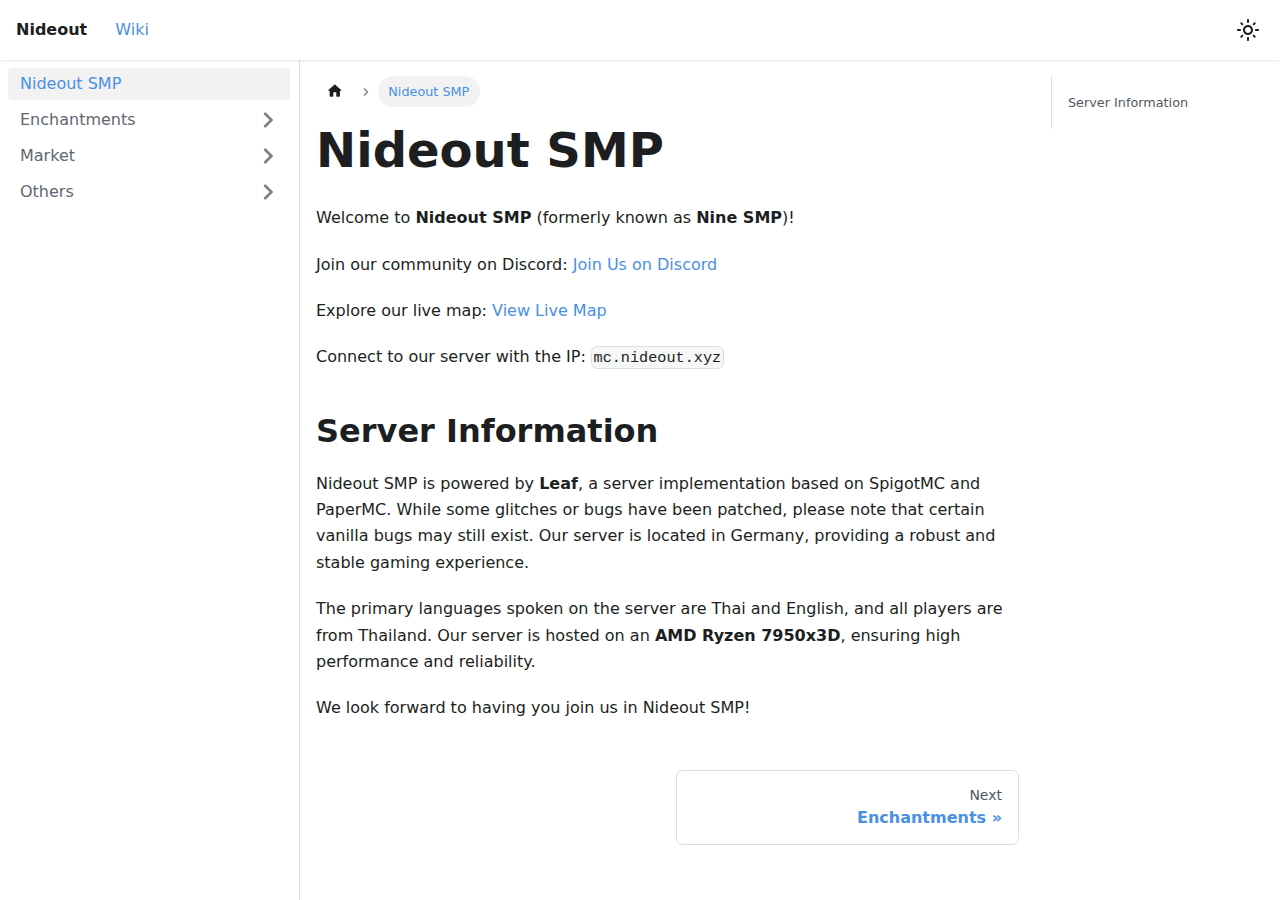
<file: index.html>
<!doctype html>
<html lang="en" dir="ltr" data-has-hydrated="false">
<head>
<meta charset="UTF-8">
<meta name="generator" content="Docusaurus v3.5.2">
<title data-rh="true">Nideout SMP</title><meta data-rh="true" property="og:title" content="Nideout SMP"><meta data-rh="true" name="viewport" content="width=device-width,initial-scale=1"><meta data-rh="true" name="twitter:card" content="summary_large_image"><meta data-rh="true" property="og:image" content="https://your-docusaurus-site.example.com/img/docusaurus-social-card.jpg"><meta data-rh="true" name="twitter:image" content="https://your-docusaurus-site.example.com/img/docusaurus-social-card.jpg"><meta data-rh="true" property="og:url" content="https://your-docusaurus-site.example.com/"><meta data-rh="true" property="og:locale" content="en"><meta data-rh="true" name="docusaurus_locale" content="en"><meta data-rh="true" name="docusaurus_tag" content="default"><meta data-rh="true" name="docsearch:language" content="en"><meta data-rh="true" name="docsearch:docusaurus_tag" content="default"><link data-rh="true" rel="icon" href="/img/favicon.ico"><link data-rh="true" rel="canonical" href="https://your-docusaurus-site.example.com/"><link data-rh="true" rel="alternate" href="https://your-docusaurus-site.example.com/" hreflang="en"><link data-rh="true" rel="alternate" href="https://your-docusaurus-site.example.com/" hreflang="x-default"><script data-rh="true">function insertBanner(){var n=document.createElement("div");n.id="__docusaurus-base-url-issue-banner-container";n.innerHTML='\n<div id="__docusaurus-base-url-issue-banner" style="border: thick solid red; background-color: rgb(255, 230, 179); margin: 20px; padding: 20px; font-size: 20px;">\n   <p style="font-weight: bold; font-size: 30px;">Your Docusaurus site did not load properly.</p>\n   <p>A very common reason is a wrong site <a href="https://docusaurus.io/docs/docusaurus.config.js/#baseUrl" style="font-weight: bold;">baseUrl configuration</a>.</p>\n   <p>Current configured baseUrl = <span style="font-weight: bold; color: red;">/</span>  (default value)</p>\n   <p>We suggest trying baseUrl = <span id="__docusaurus-base-url-issue-banner-suggestion-container" style="font-weight: bold; color: green;"></span></p>\n</div>\n',document.body.prepend(n);var e=document.getElementById("__docusaurus-base-url-issue-banner-suggestion-container"),s=window.location.pathname,o="/"===s.substr(-1)?s:s+"/";e.innerHTML=o}document.addEventListener("DOMContentLoaded",(function(){void 0===window.docusaurus&&insertBanner()}))</script><link rel="stylesheet" href="/assets/css/styles.75e0ce46.css">
<script src="/assets/js/runtime~main.56f1f0cd.js" defer="defer"></script>
<script src="/assets/js/main.fc49beaa.js" defer="defer"></script>
</head>
<body class="navigation-with-keyboard">
<script>!function(){function t(t){document.documentElement.setAttribute("data-theme",t)}var e=function(){try{return new URLSearchParams(window.location.search).get("docusaurus-theme")}catch(t){}}()||function(){try{return window.localStorage.getItem("theme")}catch(t){}}();t(null!==e?e:"light")}(),function(){try{const n=new URLSearchParams(window.location.search).entries();for(var[t,e]of n)if(t.startsWith("docusaurus-data-")){var a=t.replace("docusaurus-data-","data-");document.documentElement.setAttribute(a,e)}}catch(t){}}()</script><div id="__docusaurus"></div>
</body>
</html>
</file>
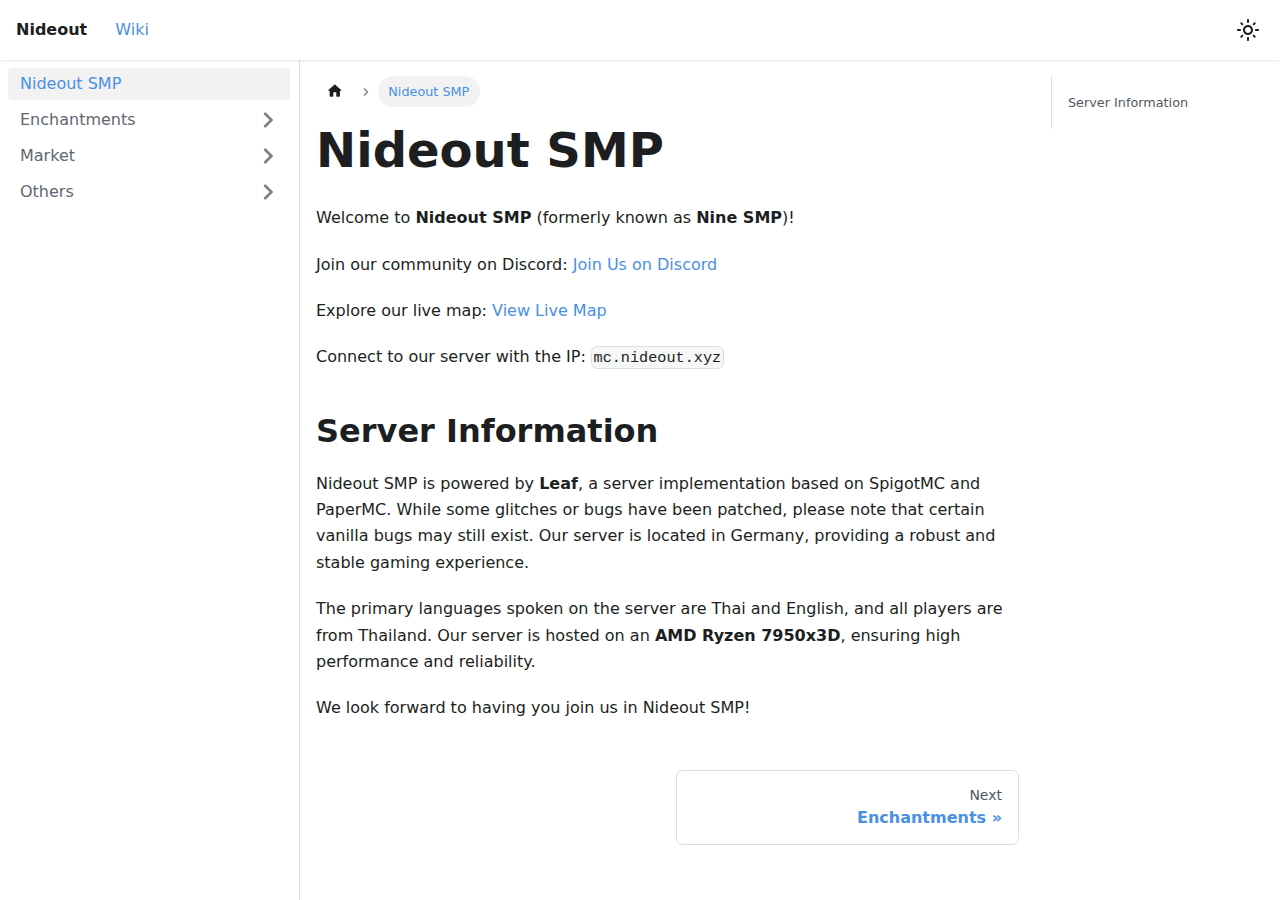
<file: docs/intro/index.html>
<!doctype html>
<html lang="en" dir="ltr" class="docs-wrapper plugin-docs plugin-id-default docs-version-current docs-doc-page docs-doc-id-intro" data-has-hydrated="false">
<head>
<meta charset="UTF-8">
<meta name="generator" content="Docusaurus v3.5.2">
<title data-rh="true">Nideout SMP | Nideout SMP</title><meta data-rh="true" name="viewport" content="width=device-width,initial-scale=1"><meta data-rh="true" name="twitter:card" content="summary_large_image"><meta data-rh="true" property="og:image" content="https://your-docusaurus-site.example.com/img/docusaurus-social-card.jpg"><meta data-rh="true" name="twitter:image" content="https://your-docusaurus-site.example.com/img/docusaurus-social-card.jpg"><meta data-rh="true" property="og:url" content="https://your-docusaurus-site.example.com/docs/intro"><meta data-rh="true" property="og:locale" content="en"><meta data-rh="true" name="docusaurus_locale" content="en"><meta data-rh="true" name="docsearch:language" content="en"><meta data-rh="true" name="docusaurus_version" content="current"><meta data-rh="true" name="docusaurus_tag" content="docs-default-current"><meta data-rh="true" name="docsearch:version" content="current"><meta data-rh="true" name="docsearch:docusaurus_tag" content="docs-default-current"><meta data-rh="true" property="og:title" content="Nideout SMP | Nideout SMP"><meta data-rh="true" name="description" content="Welcome to Nideout SMP (formerly known as Nine SMP)!"><meta data-rh="true" property="og:description" content="Welcome to Nideout SMP (formerly known as Nine SMP)!"><link data-rh="true" rel="icon" href="/img/favicon.ico"><link data-rh="true" rel="canonical" href="https://your-docusaurus-site.example.com/docs/intro"><link data-rh="true" rel="alternate" href="https://your-docusaurus-site.example.com/docs/intro" hreflang="en"><link data-rh="true" rel="alternate" href="https://your-docusaurus-site.example.com/docs/intro" hreflang="x-default"><link rel="stylesheet" href="/assets/css/styles.75e0ce46.css">
<script src="/assets/js/runtime~main.56f1f0cd.js" defer="defer"></script>
<script src="/assets/js/main.fc49beaa.js" defer="defer"></script>
</head>
<body class="navigation-with-keyboard">
<script>!function(){function t(t){document.documentElement.setAttribute("data-theme",t)}var e=function(){try{return new URLSearchParams(window.location.search).get("docusaurus-theme")}catch(t){}}()||function(){try{return window.localStorage.getItem("theme")}catch(t){}}();t(null!==e?e:"light")}(),function(){try{const n=new URLSearchParams(window.location.search).entries();for(var[t,e]of n)if(t.startsWith("docusaurus-data-")){var a=t.replace("docusaurus-data-","data-");document.documentElement.setAttribute(a,e)}}catch(t){}}()</script><div id="__docusaurus"><div role="region" aria-label="Skip to main content"><a class="skipToContent_fXgn" href="#__docusaurus_skipToContent_fallback">Skip to main content</a></div><nav aria-label="Main" class="navbar navbar--fixed-top"><div class="navbar__inner"><div class="navbar__items"><button aria-label="Toggle navigation bar" aria-expanded="false" class="navbar__toggle clean-btn" type="button"><svg width="30" height="30" viewBox="0 0 30 30" aria-hidden="true"><path stroke="currentColor" stroke-linecap="round" stroke-miterlimit="10" stroke-width="2" d="M4 7h22M4 15h22M4 23h22"></path></svg></button><a class="navbar__brand" href="/"><b class="navbar__title text--truncate">Nideout</b></a><a aria-current="page" class="navbar__item navbar__link navbar__link--active" href="/docs/intro">Wiki</a></div><div class="navbar__items navbar__items--right"><div class="toggle_vylO colorModeToggle_DEke"><button class="clean-btn toggleButton_gllP toggleButtonDisabled_aARS" type="button" disabled="" title="Switch between dark and light mode (currently light mode)" aria-label="Switch between dark and light mode (currently light mode)" aria-live="polite"><svg viewBox="0 0 24 24" width="24" height="24" class="lightToggleIcon_pyhR"><path fill="currentColor" d="M12,9c1.65,0,3,1.35,3,3s-1.35,3-3,3s-3-1.35-3-3S10.35,9,12,9 M12,7c-2.76,0-5,2.24-5,5s2.24,5,5,5s5-2.24,5-5 S14.76,7,12,7L12,7z M2,13l2,0c0.55,0,1-0.45,1-1s-0.45-1-1-1l-2,0c-0.55,0-1,0.45-1,1S1.45,13,2,13z M20,13l2,0c0.55,0,1-0.45,1-1 s-0.45-1-1-1l-2,0c-0.55,0-1,0.45-1,1S19.45,13,20,13z M11,2v2c0,0.55,0.45,1,1,1s1-0.45,1-1V2c0-0.55-0.45-1-1-1S11,1.45,11,2z M11,20v2c0,0.55,0.45,1,1,1s1-0.45,1-1v-2c0-0.55-0.45-1-1-1C11.45,19,11,19.45,11,20z M5.99,4.58c-0.39-0.39-1.03-0.39-1.41,0 c-0.39,0.39-0.39,1.03,0,1.41l1.06,1.06c0.39,0.39,1.03,0.39,1.41,0s0.39-1.03,0-1.41L5.99,4.58z M18.36,16.95 c-0.39-0.39-1.03-0.39-1.41,0c-0.39,0.39-0.39,1.03,0,1.41l1.06,1.06c0.39,0.39,1.03,0.39,1.41,0c0.39-0.39,0.39-1.03,0-1.41 L18.36,16.95z M19.42,5.99c0.39-0.39,0.39-1.03,0-1.41c-0.39-0.39-1.03-0.39-1.41,0l-1.06,1.06c-0.39,0.39-0.39,1.03,0,1.41 s1.03,0.39,1.41,0L19.42,5.99z M7.05,18.36c0.39-0.39,0.39-1.03,0-1.41c-0.39-0.39-1.03-0.39-1.41,0l-1.06,1.06 c-0.39,0.39-0.39,1.03,0,1.41s1.03,0.39,1.41,0L7.05,18.36z"></path></svg><svg viewBox="0 0 24 24" width="24" height="24" class="darkToggleIcon_wfgR"><path fill="currentColor" d="M9.37,5.51C9.19,6.15,9.1,6.82,9.1,7.5c0,4.08,3.32,7.4,7.4,7.4c0.68,0,1.35-0.09,1.99-0.27C17.45,17.19,14.93,19,12,19 c-3.86,0-7-3.14-7-7C5,9.07,6.81,6.55,9.37,5.51z M12,3c-4.97,0-9,4.03-9,9s4.03,9,9,9s9-4.03,9-9c0-0.46-0.04-0.92-0.1-1.36 c-0.98,1.37-2.58,2.26-4.4,2.26c-2.98,0-5.4-2.42-5.4-5.4c0-1.81,0.89-3.42,2.26-4.4C12.92,3.04,12.46,3,12,3L12,3z"></path></svg></button></div><div class="navbarSearchContainer_Bca1"></div></div></div><div role="presentation" class="navbar-sidebar__backdrop"></div></nav><div id="__docusaurus_skipToContent_fallback" class="main-wrapper mainWrapper_z2l0"><div class="docsWrapper_hBAB"><button aria-label="Scroll back to top" class="clean-btn theme-back-to-top-button backToTopButton_sjWU" type="button"></button><div class="docRoot_UBD9"><aside class="theme-doc-sidebar-container docSidebarContainer_YfHR"><div class="sidebarViewport_aRkj"><div class="sidebar_njMd"><nav aria-label="Docs sidebar" class="menu thin-scrollbar menu_SIkG"><ul class="theme-doc-sidebar-menu menu__list"><li class="theme-doc-sidebar-item-link theme-doc-sidebar-item-link-level-1 menu__list-item"><a class="menu__link menu__link--active" aria-current="page" href="/docs/intro">Nideout SMP</a></li><li class="theme-doc-sidebar-item-category theme-doc-sidebar-item-category-level-1 menu__list-item menu__list-item--collapsed"><div class="menu__list-item-collapsible"><a class="menu__link menu__link--sublist" href="/docs/category/enchantments">Enchantments</a><button aria-label="Expand sidebar category &#x27;Enchantments&#x27;" aria-expanded="false" type="button" class="clean-btn menu__caret"></button></div></li><li class="theme-doc-sidebar-item-category theme-doc-sidebar-item-category-level-1 menu__list-item menu__list-item--collapsed"><div class="menu__list-item-collapsible"><a class="menu__link menu__link--sublist" href="/docs/category/market">Market</a><button aria-label="Expand sidebar category &#x27;Market&#x27;" aria-expanded="false" type="button" class="clean-btn menu__caret"></button></div></li><li class="theme-doc-sidebar-item-category theme-doc-sidebar-item-category-level-1 menu__list-item menu__list-item--collapsed"><div class="menu__list-item-collapsible"><a class="menu__link menu__link--sublist" href="/docs/category/others">Others</a><button aria-label="Expand sidebar category &#x27;Others&#x27;" aria-expanded="false" type="button" class="clean-btn menu__caret"></button></div></li></ul></nav></div></div></aside><main class="docMainContainer_TBSr"><div class="container padding-top--md padding-bottom--lg"><div class="row"><div class="col docItemCol_VOVn"><div class="docItemContainer_Djhp"><article><nav class="theme-doc-breadcrumbs breadcrumbsContainer_Z_bl" aria-label="Breadcrumbs"><ul class="breadcrumbs" itemscope="" itemtype="https://schema.org/BreadcrumbList"><li class="breadcrumbs__item"><a aria-label="Home page" class="breadcrumbs__link" href="/"><svg viewBox="0 0 24 24" class="breadcrumbHomeIcon_YNFT"><path d="M10 19v-5h4v5c0 .55.45 1 1 1h3c.55 0 1-.45 1-1v-7h1.7c.46 0 .68-.57.33-.87L12.67 3.6c-.38-.34-.96-.34-1.34 0l-8.36 7.53c-.34.3-.13.87.33.87H5v7c0 .55.45 1 1 1h3c.55 0 1-.45 1-1z" fill="currentColor"></path></svg></a></li><li itemscope="" itemprop="itemListElement" itemtype="https://schema.org/ListItem" class="breadcrumbs__item breadcrumbs__item--active"><span class="breadcrumbs__link" itemprop="name">Nideout SMP</span><meta itemprop="position" content="1"></li></ul></nav><div class="tocCollapsible_ETCw theme-doc-toc-mobile tocMobile_ITEo"><button type="button" class="clean-btn tocCollapsibleButton_TO0P">On this page</button></div><div class="theme-doc-markdown markdown"><header><h1>Nideout SMP</h1></header>
<p>Welcome to <strong>Nideout SMP</strong> (formerly known as <strong>Nine SMP</strong>)!</p>
<p>Join our community on Discord: <a href="https://discord.gg/FNabnhKkNx" target="_blank" rel="noopener noreferrer">Join Us on Discord</a></p>
<p>Explore our live map: <a href="https://mc.nideout.xyz" target="_blank" rel="noopener noreferrer">View Live Map</a></p>
<p>Connect to our server with the IP: <code>mc.nideout.xyz</code></p>
<h2 class="anchor anchorWithStickyNavbar_LWe7" id="server-information">Server Information<a href="#server-information" class="hash-link" aria-label="Direct link to Server Information" title="Direct link to Server Information">​</a></h2>
<p>Nideout SMP is powered by <strong>Leaf</strong>, a server implementation based on SpigotMC and PaperMC. While some glitches or bugs have been patched, please note that certain vanilla bugs may still exist. Our server is located in Germany, providing a robust and stable gaming experience.</p>
<p>The primary languages spoken on the server are Thai and English, and all players are from Thailand. Our server is hosted on an <strong>AMD Ryzen 7950x3D</strong>, ensuring high performance and reliability.</p>
<p>We look forward to having you join us in Nideout SMP!</p></div></article><nav class="pagination-nav docusaurus-mt-lg" aria-label="Docs pages"><a class="pagination-nav__link pagination-nav__link--next" href="/docs/category/enchantments"><div class="pagination-nav__sublabel">Next</div><div class="pagination-nav__label">Enchantments</div></a></nav></div></div><div class="col col--3"><div class="tableOfContents_bqdL thin-scrollbar theme-doc-toc-desktop"><ul class="table-of-contents table-of-contents__left-border"><li><a href="#server-information" class="table-of-contents__link toc-highlight">Server Information</a></li></ul></div></div></div></div></main></div></div></div></div>
</body>
</html>
</file>
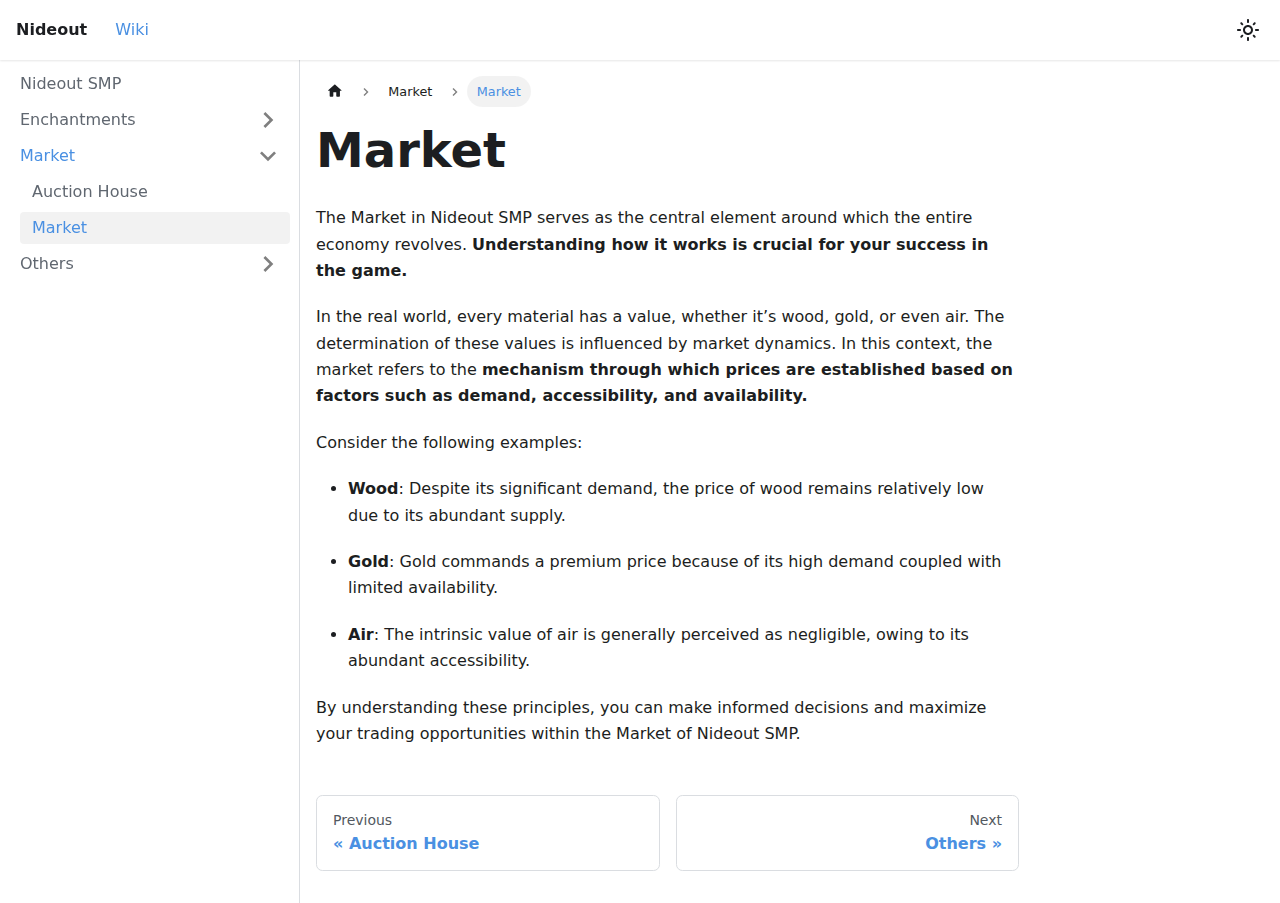
<file: docs/market/index.html>
<!doctype html>
<html lang="en" dir="ltr" class="docs-wrapper plugin-docs plugin-id-default docs-version-current docs-doc-page docs-doc-id-market/market" data-has-hydrated="false">
<head>
<meta charset="UTF-8">
<meta name="generator" content="Docusaurus v3.5.2">
<title data-rh="true">Market | Nideout SMP</title><meta data-rh="true" name="viewport" content="width=device-width,initial-scale=1"><meta data-rh="true" name="twitter:card" content="summary_large_image"><meta data-rh="true" property="og:image" content="https://your-docusaurus-site.example.com/img/docusaurus-social-card.jpg"><meta data-rh="true" name="twitter:image" content="https://your-docusaurus-site.example.com/img/docusaurus-social-card.jpg"><meta data-rh="true" property="og:url" content="https://your-docusaurus-site.example.com/docs/market/"><meta data-rh="true" property="og:locale" content="en"><meta data-rh="true" name="docusaurus_locale" content="en"><meta data-rh="true" name="docsearch:language" content="en"><meta data-rh="true" name="docusaurus_version" content="current"><meta data-rh="true" name="docusaurus_tag" content="docs-default-current"><meta data-rh="true" name="docsearch:version" content="current"><meta data-rh="true" name="docsearch:docusaurus_tag" content="docs-default-current"><meta data-rh="true" property="og:title" content="Market | Nideout SMP"><meta data-rh="true" name="description" content="The Market in Nideout SMP"><meta data-rh="true" property="og:description" content="The Market in Nideout SMP"><link data-rh="true" rel="icon" href="/img/favicon.ico"><link data-rh="true" rel="canonical" href="https://your-docusaurus-site.example.com/docs/market/"><link data-rh="true" rel="alternate" href="https://your-docusaurus-site.example.com/docs/market/" hreflang="en"><link data-rh="true" rel="alternate" href="https://your-docusaurus-site.example.com/docs/market/" hreflang="x-default"><link rel="stylesheet" href="/assets/css/styles.75e0ce46.css">
<script src="/assets/js/runtime~main.56f1f0cd.js" defer="defer"></script>
<script src="/assets/js/main.fc49beaa.js" defer="defer"></script>
</head>
<body class="navigation-with-keyboard">
<script>!function(){function t(t){document.documentElement.setAttribute("data-theme",t)}var e=function(){try{return new URLSearchParams(window.location.search).get("docusaurus-theme")}catch(t){}}()||function(){try{return window.localStorage.getItem("theme")}catch(t){}}();t(null!==e?e:"light")}(),function(){try{const n=new URLSearchParams(window.location.search).entries();for(var[t,e]of n)if(t.startsWith("docusaurus-data-")){var a=t.replace("docusaurus-data-","data-");document.documentElement.setAttribute(a,e)}}catch(t){}}()</script><div id="__docusaurus"><div role="region" aria-label="Skip to main content"><a class="skipToContent_fXgn" href="#__docusaurus_skipToContent_fallback">Skip to main content</a></div><nav aria-label="Main" class="navbar navbar--fixed-top"><div class="navbar__inner"><div class="navbar__items"><button aria-label="Toggle navigation bar" aria-expanded="false" class="navbar__toggle clean-btn" type="button"><svg width="30" height="30" viewBox="0 0 30 30" aria-hidden="true"><path stroke="currentColor" stroke-linecap="round" stroke-miterlimit="10" stroke-width="2" d="M4 7h22M4 15h22M4 23h22"></path></svg></button><a class="navbar__brand" href="/"><b class="navbar__title text--truncate">Nideout</b></a><a aria-current="page" class="navbar__item navbar__link navbar__link--active" href="/docs/intro">Wiki</a></div><div class="navbar__items navbar__items--right"><div class="toggle_vylO colorModeToggle_DEke"><button class="clean-btn toggleButton_gllP toggleButtonDisabled_aARS" type="button" disabled="" title="Switch between dark and light mode (currently light mode)" aria-label="Switch between dark and light mode (currently light mode)" aria-live="polite"><svg viewBox="0 0 24 24" width="24" height="24" class="lightToggleIcon_pyhR"><path fill="currentColor" d="M12,9c1.65,0,3,1.35,3,3s-1.35,3-3,3s-3-1.35-3-3S10.35,9,12,9 M12,7c-2.76,0-5,2.24-5,5s2.24,5,5,5s5-2.24,5-5 S14.76,7,12,7L12,7z M2,13l2,0c0.55,0,1-0.45,1-1s-0.45-1-1-1l-2,0c-0.55,0-1,0.45-1,1S1.45,13,2,13z M20,13l2,0c0.55,0,1-0.45,1-1 s-0.45-1-1-1l-2,0c-0.55,0-1,0.45-1,1S19.45,13,20,13z M11,2v2c0,0.55,0.45,1,1,1s1-0.45,1-1V2c0-0.55-0.45-1-1-1S11,1.45,11,2z M11,20v2c0,0.55,0.45,1,1,1s1-0.45,1-1v-2c0-0.55-0.45-1-1-1C11.45,19,11,19.45,11,20z M5.99,4.58c-0.39-0.39-1.03-0.39-1.41,0 c-0.39,0.39-0.39,1.03,0,1.41l1.06,1.06c0.39,0.39,1.03,0.39,1.41,0s0.39-1.03,0-1.41L5.99,4.58z M18.36,16.95 c-0.39-0.39-1.03-0.39-1.41,0c-0.39,0.39-0.39,1.03,0,1.41l1.06,1.06c0.39,0.39,1.03,0.39,1.41,0c0.39-0.39,0.39-1.03,0-1.41 L18.36,16.95z M19.42,5.99c0.39-0.39,0.39-1.03,0-1.41c-0.39-0.39-1.03-0.39-1.41,0l-1.06,1.06c-0.39,0.39-0.39,1.03,0,1.41 s1.03,0.39,1.41,0L19.42,5.99z M7.05,18.36c0.39-0.39,0.39-1.03,0-1.41c-0.39-0.39-1.03-0.39-1.41,0l-1.06,1.06 c-0.39,0.39-0.39,1.03,0,1.41s1.03,0.39,1.41,0L7.05,18.36z"></path></svg><svg viewBox="0 0 24 24" width="24" height="24" class="darkToggleIcon_wfgR"><path fill="currentColor" d="M9.37,5.51C9.19,6.15,9.1,6.82,9.1,7.5c0,4.08,3.32,7.4,7.4,7.4c0.68,0,1.35-0.09,1.99-0.27C17.45,17.19,14.93,19,12,19 c-3.86,0-7-3.14-7-7C5,9.07,6.81,6.55,9.37,5.51z M12,3c-4.97,0-9,4.03-9,9s4.03,9,9,9s9-4.03,9-9c0-0.46-0.04-0.92-0.1-1.36 c-0.98,1.37-2.58,2.26-4.4,2.26c-2.98,0-5.4-2.42-5.4-5.4c0-1.81,0.89-3.42,2.26-4.4C12.92,3.04,12.46,3,12,3L12,3z"></path></svg></button></div><div class="navbarSearchContainer_Bca1"></div></div></div><div role="presentation" class="navbar-sidebar__backdrop"></div></nav><div id="__docusaurus_skipToContent_fallback" class="main-wrapper mainWrapper_z2l0"><div class="docsWrapper_hBAB"><button aria-label="Scroll back to top" class="clean-btn theme-back-to-top-button backToTopButton_sjWU" type="button"></button><div class="docRoot_UBD9"><aside class="theme-doc-sidebar-container docSidebarContainer_YfHR"><div class="sidebarViewport_aRkj"><div class="sidebar_njMd"><nav aria-label="Docs sidebar" class="menu thin-scrollbar menu_SIkG"><ul class="theme-doc-sidebar-menu menu__list"><li class="theme-doc-sidebar-item-link theme-doc-sidebar-item-link-level-1 menu__list-item"><a class="menu__link" href="/docs/intro">Nideout SMP</a></li><li class="theme-doc-sidebar-item-category theme-doc-sidebar-item-category-level-1 menu__list-item menu__list-item--collapsed"><div class="menu__list-item-collapsible"><a class="menu__link menu__link--sublist" href="/docs/category/enchantments">Enchantments</a><button aria-label="Expand sidebar category &#x27;Enchantments&#x27;" aria-expanded="false" type="button" class="clean-btn menu__caret"></button></div></li><li class="theme-doc-sidebar-item-category theme-doc-sidebar-item-category-level-1 menu__list-item"><div class="menu__list-item-collapsible"><a class="menu__link menu__link--sublist menu__link--active" href="/docs/category/market">Market</a><button aria-label="Collapse sidebar category &#x27;Market&#x27;" aria-expanded="true" type="button" class="clean-btn menu__caret"></button></div><ul style="display:block;overflow:visible;height:auto" class="menu__list"><li class="theme-doc-sidebar-item-link theme-doc-sidebar-item-link-level-2 menu__list-item"><a class="menu__link" tabindex="0" href="/docs/market/auction-house">Auction House</a></li><li class="theme-doc-sidebar-item-link theme-doc-sidebar-item-link-level-2 menu__list-item"><a class="menu__link menu__link--active" aria-current="page" tabindex="0" href="/docs/market/">Market</a></li></ul></li><li class="theme-doc-sidebar-item-category theme-doc-sidebar-item-category-level-1 menu__list-item menu__list-item--collapsed"><div class="menu__list-item-collapsible"><a class="menu__link menu__link--sublist" href="/docs/category/others">Others</a><button aria-label="Expand sidebar category &#x27;Others&#x27;" aria-expanded="false" type="button" class="clean-btn menu__caret"></button></div></li></ul></nav></div></div></aside><main class="docMainContainer_TBSr"><div class="container padding-top--md padding-bottom--lg"><div class="row"><div class="col docItemCol_VOVn"><div class="docItemContainer_Djhp"><article><nav class="theme-doc-breadcrumbs breadcrumbsContainer_Z_bl" aria-label="Breadcrumbs"><ul class="breadcrumbs" itemscope="" itemtype="https://schema.org/BreadcrumbList"><li class="breadcrumbs__item"><a aria-label="Home page" class="breadcrumbs__link" href="/"><svg viewBox="0 0 24 24" class="breadcrumbHomeIcon_YNFT"><path d="M10 19v-5h4v5c0 .55.45 1 1 1h3c.55 0 1-.45 1-1v-7h1.7c.46 0 .68-.57.33-.87L12.67 3.6c-.38-.34-.96-.34-1.34 0l-8.36 7.53c-.34.3-.13.87.33.87H5v7c0 .55.45 1 1 1h3c.55 0 1-.45 1-1z" fill="currentColor"></path></svg></a></li><li itemscope="" itemprop="itemListElement" itemtype="https://schema.org/ListItem" class="breadcrumbs__item"><a class="breadcrumbs__link" itemprop="item" href="/docs/category/market"><span itemprop="name">Market</span></a><meta itemprop="position" content="1"></li><li itemscope="" itemprop="itemListElement" itemtype="https://schema.org/ListItem" class="breadcrumbs__item breadcrumbs__item--active"><span class="breadcrumbs__link" itemprop="name">Market</span><meta itemprop="position" content="2"></li></ul></nav><div class="theme-doc-markdown markdown"><header><h1>Market</h1></header>
<p>The Market in Nideout SMP serves as the central element around which the entire economy revolves. <strong>Understanding how it works is crucial for your success in the game.</strong></p>
<p>In the real world, every material has a value, whether it’s wood, gold, or even air. The determination of these values is influenced by market dynamics. In this context, the market refers to the <strong>mechanism through which prices are established based on factors such as demand, accessibility, and availability.</strong></p>
<p>Consider the following examples:</p>
<ul>
<li>
<p><strong>Wood</strong>: Despite its significant demand, the price of wood remains relatively low due to its abundant supply.</p>
</li>
<li>
<p><strong>Gold</strong>: Gold commands a premium price because of its high demand coupled with limited availability.</p>
</li>
<li>
<p><strong>Air</strong>: The intrinsic value of air is generally perceived as negligible, owing to its abundant accessibility.</p>
</li>
</ul>
<p>By understanding these principles, you can make informed decisions and maximize your trading opportunities within the Market of Nideout SMP.</p></div></article><nav class="pagination-nav docusaurus-mt-lg" aria-label="Docs pages"><a class="pagination-nav__link pagination-nav__link--prev" href="/docs/market/auction-house"><div class="pagination-nav__sublabel">Previous</div><div class="pagination-nav__label">Auction House</div></a><a class="pagination-nav__link pagination-nav__link--next" href="/docs/category/others"><div class="pagination-nav__sublabel">Next</div><div class="pagination-nav__label">Others</div></a></nav></div></div></div></div></main></div></div></div></div>
</body>
</html>
</file>
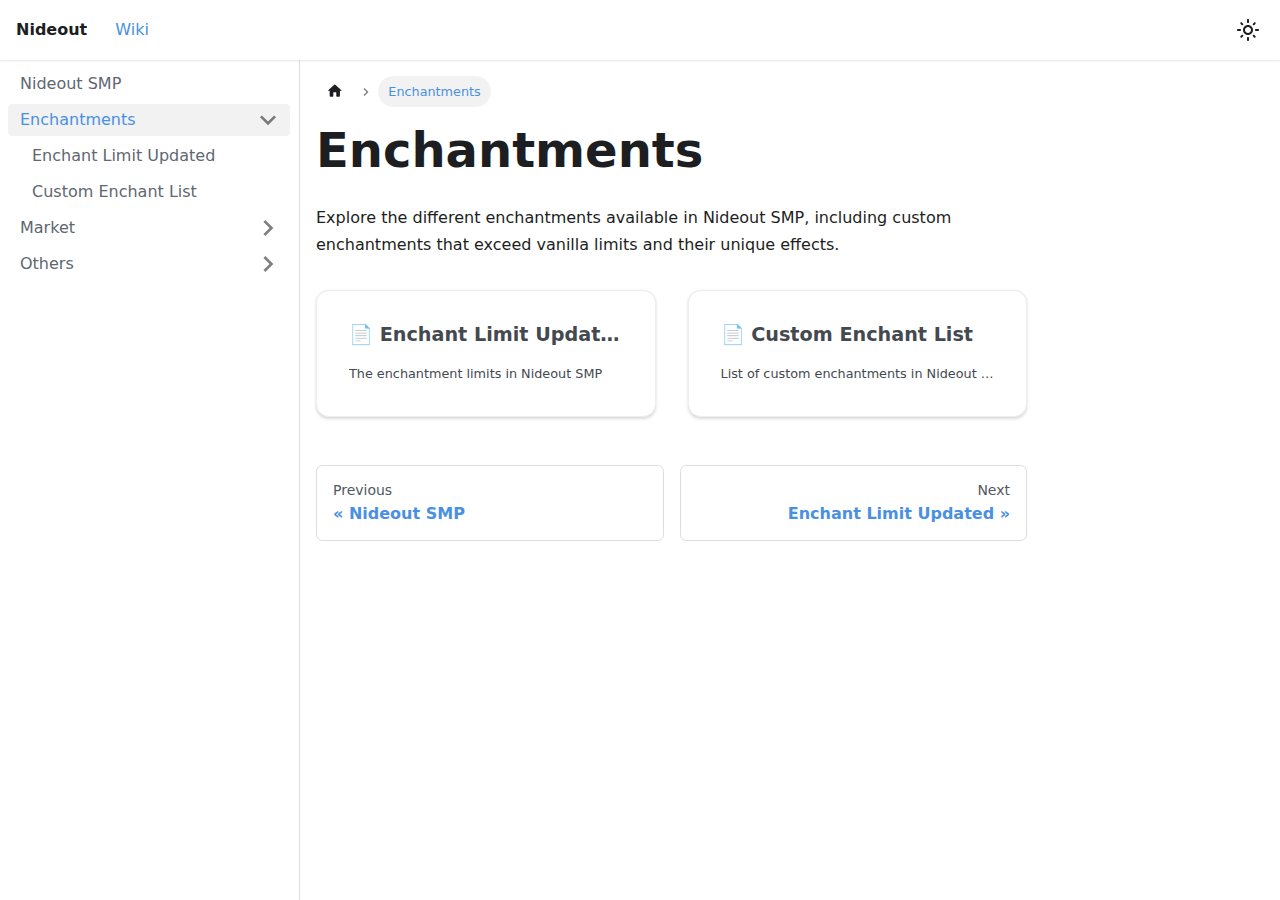
<file: docs/category/enchantments/index.html>
<!doctype html>
<html lang="en" dir="ltr" class="docs-wrapper plugin-docs plugin-id-default docs-version-current docs-doc-page" data-has-hydrated="false">
<head>
<meta charset="UTF-8">
<meta name="generator" content="Docusaurus v3.5.2">
<title data-rh="true">Enchantments | Nideout SMP</title><meta data-rh="true" name="viewport" content="width=device-width,initial-scale=1"><meta data-rh="true" name="twitter:card" content="summary_large_image"><meta data-rh="true" property="og:image" content="https://your-docusaurus-site.example.com/img/docusaurus-social-card.jpg"><meta data-rh="true" name="twitter:image" content="https://your-docusaurus-site.example.com/img/docusaurus-social-card.jpg"><meta data-rh="true" property="og:url" content="https://your-docusaurus-site.example.com/docs/category/enchantments"><meta data-rh="true" property="og:locale" content="en"><meta data-rh="true" name="docusaurus_locale" content="en"><meta data-rh="true" name="docsearch:language" content="en"><meta data-rh="true" name="docusaurus_version" content="current"><meta data-rh="true" name="docusaurus_tag" content="docs-default-current"><meta data-rh="true" name="docsearch:version" content="current"><meta data-rh="true" name="docsearch:docusaurus_tag" content="docs-default-current"><meta data-rh="true" property="og:title" content="Enchantments | Nideout SMP"><meta data-rh="true" name="description" content="Explore the different enchantments available in Nideout SMP, including custom enchantments that exceed vanilla limits and their unique effects."><meta data-rh="true" property="og:description" content="Explore the different enchantments available in Nideout SMP, including custom enchantments that exceed vanilla limits and their unique effects."><link data-rh="true" rel="icon" href="/img/favicon.ico"><link data-rh="true" rel="canonical" href="https://your-docusaurus-site.example.com/docs/category/enchantments"><link data-rh="true" rel="alternate" href="https://your-docusaurus-site.example.com/docs/category/enchantments" hreflang="en"><link data-rh="true" rel="alternate" href="https://your-docusaurus-site.example.com/docs/category/enchantments" hreflang="x-default"><link rel="stylesheet" href="/assets/css/styles.75e0ce46.css">
<script src="/assets/js/runtime~main.56f1f0cd.js" defer="defer"></script>
<script src="/assets/js/main.fc49beaa.js" defer="defer"></script>
</head>
<body class="navigation-with-keyboard">
<script>!function(){function t(t){document.documentElement.setAttribute("data-theme",t)}var e=function(){try{return new URLSearchParams(window.location.search).get("docusaurus-theme")}catch(t){}}()||function(){try{return window.localStorage.getItem("theme")}catch(t){}}();t(null!==e?e:"light")}(),function(){try{const n=new URLSearchParams(window.location.search).entries();for(var[t,e]of n)if(t.startsWith("docusaurus-data-")){var a=t.replace("docusaurus-data-","data-");document.documentElement.setAttribute(a,e)}}catch(t){}}()</script><div id="__docusaurus"><div role="region" aria-label="Skip to main content"><a class="skipToContent_fXgn" href="#__docusaurus_skipToContent_fallback">Skip to main content</a></div><nav aria-label="Main" class="navbar navbar--fixed-top"><div class="navbar__inner"><div class="navbar__items"><button aria-label="Toggle navigation bar" aria-expanded="false" class="navbar__toggle clean-btn" type="button"><svg width="30" height="30" viewBox="0 0 30 30" aria-hidden="true"><path stroke="currentColor" stroke-linecap="round" stroke-miterlimit="10" stroke-width="2" d="M4 7h22M4 15h22M4 23h22"></path></svg></button><a class="navbar__brand" href="/"><b class="navbar__title text--truncate">Nideout</b></a><a aria-current="page" class="navbar__item navbar__link navbar__link--active" href="/docs/intro">Wiki</a></div><div class="navbar__items navbar__items--right"><div class="toggle_vylO colorModeToggle_DEke"><button class="clean-btn toggleButton_gllP toggleButtonDisabled_aARS" type="button" disabled="" title="Switch between dark and light mode (currently light mode)" aria-label="Switch between dark and light mode (currently light mode)" aria-live="polite"><svg viewBox="0 0 24 24" width="24" height="24" class="lightToggleIcon_pyhR"><path fill="currentColor" d="M12,9c1.65,0,3,1.35,3,3s-1.35,3-3,3s-3-1.35-3-3S10.35,9,12,9 M12,7c-2.76,0-5,2.24-5,5s2.24,5,5,5s5-2.24,5-5 S14.76,7,12,7L12,7z M2,13l2,0c0.55,0,1-0.45,1-1s-0.45-1-1-1l-2,0c-0.55,0-1,0.45-1,1S1.45,13,2,13z M20,13l2,0c0.55,0,1-0.45,1-1 s-0.45-1-1-1l-2,0c-0.55,0-1,0.45-1,1S19.45,13,20,13z M11,2v2c0,0.55,0.45,1,1,1s1-0.45,1-1V2c0-0.55-0.45-1-1-1S11,1.45,11,2z M11,20v2c0,0.55,0.45,1,1,1s1-0.45,1-1v-2c0-0.55-0.45-1-1-1C11.45,19,11,19.45,11,20z M5.99,4.58c-0.39-0.39-1.03-0.39-1.41,0 c-0.39,0.39-0.39,1.03,0,1.41l1.06,1.06c0.39,0.39,1.03,0.39,1.41,0s0.39-1.03,0-1.41L5.99,4.58z M18.36,16.95 c-0.39-0.39-1.03-0.39-1.41,0c-0.39,0.39-0.39,1.03,0,1.41l1.06,1.06c0.39,0.39,1.03,0.39,1.41,0c0.39-0.39,0.39-1.03,0-1.41 L18.36,16.95z M19.42,5.99c0.39-0.39,0.39-1.03,0-1.41c-0.39-0.39-1.03-0.39-1.41,0l-1.06,1.06c-0.39,0.39-0.39,1.03,0,1.41 s1.03,0.39,1.41,0L19.42,5.99z M7.05,18.36c0.39-0.39,0.39-1.03,0-1.41c-0.39-0.39-1.03-0.39-1.41,0l-1.06,1.06 c-0.39,0.39-0.39,1.03,0,1.41s1.03,0.39,1.41,0L7.05,18.36z"></path></svg><svg viewBox="0 0 24 24" width="24" height="24" class="darkToggleIcon_wfgR"><path fill="currentColor" d="M9.37,5.51C9.19,6.15,9.1,6.82,9.1,7.5c0,4.08,3.32,7.4,7.4,7.4c0.68,0,1.35-0.09,1.99-0.27C17.45,17.19,14.93,19,12,19 c-3.86,0-7-3.14-7-7C5,9.07,6.81,6.55,9.37,5.51z M12,3c-4.97,0-9,4.03-9,9s4.03,9,9,9s9-4.03,9-9c0-0.46-0.04-0.92-0.1-1.36 c-0.98,1.37-2.58,2.26-4.4,2.26c-2.98,0-5.4-2.42-5.4-5.4c0-1.81,0.89-3.42,2.26-4.4C12.92,3.04,12.46,3,12,3L12,3z"></path></svg></button></div><div class="navbarSearchContainer_Bca1"></div></div></div><div role="presentation" class="navbar-sidebar__backdrop"></div></nav><div id="__docusaurus_skipToContent_fallback" class="main-wrapper mainWrapper_z2l0"><div class="docsWrapper_hBAB"><button aria-label="Scroll back to top" class="clean-btn theme-back-to-top-button backToTopButton_sjWU" type="button"></button><div class="docRoot_UBD9"><aside class="theme-doc-sidebar-container docSidebarContainer_YfHR"><div class="sidebarViewport_aRkj"><div class="sidebar_njMd"><nav aria-label="Docs sidebar" class="menu thin-scrollbar menu_SIkG"><ul class="theme-doc-sidebar-menu menu__list"><li class="theme-doc-sidebar-item-link theme-doc-sidebar-item-link-level-1 menu__list-item"><a class="menu__link" href="/docs/intro">Nideout SMP</a></li><li class="theme-doc-sidebar-item-category theme-doc-sidebar-item-category-level-1 menu__list-item"><div class="menu__list-item-collapsible menu__list-item-collapsible--active"><a class="menu__link menu__link--sublist menu__link--active" aria-current="page" href="/docs/category/enchantments">Enchantments</a><button aria-label="Collapse sidebar category &#x27;Enchantments&#x27;" aria-expanded="true" type="button" class="clean-btn menu__caret"></button></div><ul style="display:block;overflow:visible;height:auto" class="menu__list"><li class="theme-doc-sidebar-item-link theme-doc-sidebar-item-link-level-2 menu__list-item"><a class="menu__link" tabindex="0" href="/docs/enchants/beyond-enchant-limit">Enchant Limit Updated</a></li><li class="theme-doc-sidebar-item-link theme-doc-sidebar-item-link-level-2 menu__list-item"><a class="menu__link" tabindex="0" href="/docs/enchants/custom-enchant-list">Custom Enchant List</a></li></ul></li><li class="theme-doc-sidebar-item-category theme-doc-sidebar-item-category-level-1 menu__list-item menu__list-item--collapsed"><div class="menu__list-item-collapsible"><a class="menu__link menu__link--sublist" href="/docs/category/market">Market</a><button aria-label="Expand sidebar category &#x27;Market&#x27;" aria-expanded="false" type="button" class="clean-btn menu__caret"></button></div></li><li class="theme-doc-sidebar-item-category theme-doc-sidebar-item-category-level-1 menu__list-item menu__list-item--collapsed"><div class="menu__list-item-collapsible"><a class="menu__link menu__link--sublist" href="/docs/category/others">Others</a><button aria-label="Expand sidebar category &#x27;Others&#x27;" aria-expanded="false" type="button" class="clean-btn menu__caret"></button></div></li></ul></nav></div></div></aside><main class="docMainContainer_TBSr"><div class="container padding-top--md padding-bottom--lg"><div class="generatedIndexPage_vN6x"><nav class="theme-doc-breadcrumbs breadcrumbsContainer_Z_bl" aria-label="Breadcrumbs"><ul class="breadcrumbs" itemscope="" itemtype="https://schema.org/BreadcrumbList"><li class="breadcrumbs__item"><a aria-label="Home page" class="breadcrumbs__link" href="/"><svg viewBox="0 0 24 24" class="breadcrumbHomeIcon_YNFT"><path d="M10 19v-5h4v5c0 .55.45 1 1 1h3c.55 0 1-.45 1-1v-7h1.7c.46 0 .68-.57.33-.87L12.67 3.6c-.38-.34-.96-.34-1.34 0l-8.36 7.53c-.34.3-.13.87.33.87H5v7c0 .55.45 1 1 1h3c.55 0 1-.45 1-1z" fill="currentColor"></path></svg></a></li><li itemscope="" itemprop="itemListElement" itemtype="https://schema.org/ListItem" class="breadcrumbs__item breadcrumbs__item--active"><span class="breadcrumbs__link" itemprop="name">Enchantments</span><meta itemprop="position" content="1"></li></ul></nav><header><h1 class="title_kItE">Enchantments</h1><p>Explore the different enchantments available in Nideout SMP, including custom enchantments that exceed vanilla limits and their unique effects.</p></header><article class="margin-top--lg"><section class="row list_eTzJ"><article class="col col--6 margin-bottom--lg"><a class="card padding--lg cardContainer_fWXF" href="/docs/enchants/beyond-enchant-limit"><h2 class="text--truncate cardTitle_rnsV" title="Enchant Limit Updated">📄️<!-- --> <!-- -->Enchant Limit Updated</h2><p class="text--truncate cardDescription_PWke" title="The enchantment limits in Nideout SMP">The enchantment limits in Nideout SMP</p></a></article><article class="col col--6 margin-bottom--lg"><a class="card padding--lg cardContainer_fWXF" href="/docs/enchants/custom-enchant-list"><h2 class="text--truncate cardTitle_rnsV" title="Custom Enchant List">📄️<!-- --> <!-- -->Custom Enchant List</h2><p class="text--truncate cardDescription_PWke" title="List of custom enchantments in Nideout SMP">List of custom enchantments in Nideout SMP</p></a></article></section></article><footer class="margin-top--lg"><nav class="pagination-nav docusaurus-mt-lg" aria-label="Docs pages"><a class="pagination-nav__link pagination-nav__link--prev" href="/docs/intro"><div class="pagination-nav__sublabel">Previous</div><div class="pagination-nav__label">Nideout SMP</div></a><a class="pagination-nav__link pagination-nav__link--next" href="/docs/enchants/beyond-enchant-limit"><div class="pagination-nav__sublabel">Next</div><div class="pagination-nav__label">Enchant Limit Updated</div></a></nav></footer></div></div></main></div></div></div></div>
</body>
</html>
</file>
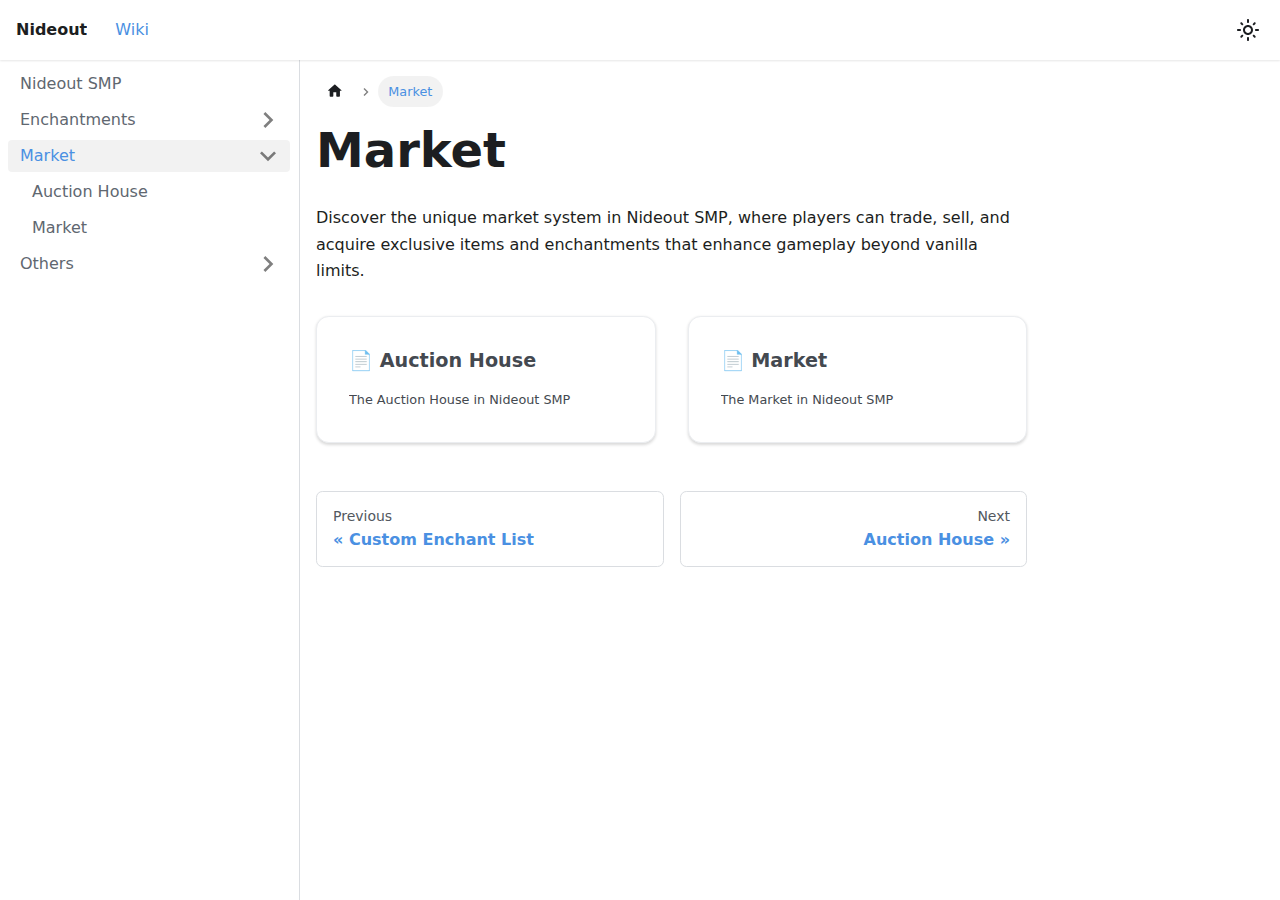
<file: docs/category/market/index.html>
<!doctype html>
<html lang="en" dir="ltr" class="docs-wrapper plugin-docs plugin-id-default docs-version-current docs-doc-page" data-has-hydrated="false">
<head>
<meta charset="UTF-8">
<meta name="generator" content="Docusaurus v3.5.2">
<title data-rh="true">Market | Nideout SMP</title><meta data-rh="true" name="viewport" content="width=device-width,initial-scale=1"><meta data-rh="true" name="twitter:card" content="summary_large_image"><meta data-rh="true" property="og:image" content="https://your-docusaurus-site.example.com/img/docusaurus-social-card.jpg"><meta data-rh="true" name="twitter:image" content="https://your-docusaurus-site.example.com/img/docusaurus-social-card.jpg"><meta data-rh="true" property="og:url" content="https://your-docusaurus-site.example.com/docs/category/market"><meta data-rh="true" property="og:locale" content="en"><meta data-rh="true" name="docusaurus_locale" content="en"><meta data-rh="true" name="docsearch:language" content="en"><meta data-rh="true" name="docusaurus_version" content="current"><meta data-rh="true" name="docusaurus_tag" content="docs-default-current"><meta data-rh="true" name="docsearch:version" content="current"><meta data-rh="true" name="docsearch:docusaurus_tag" content="docs-default-current"><meta data-rh="true" property="og:title" content="Market | Nideout SMP"><meta data-rh="true" name="description" content="Discover the unique market system in Nideout SMP, where players can trade, sell, and acquire exclusive items and enchantments that enhance gameplay beyond vanilla limits."><meta data-rh="true" property="og:description" content="Discover the unique market system in Nideout SMP, where players can trade, sell, and acquire exclusive items and enchantments that enhance gameplay beyond vanilla limits."><link data-rh="true" rel="icon" href="/img/favicon.ico"><link data-rh="true" rel="canonical" href="https://your-docusaurus-site.example.com/docs/category/market"><link data-rh="true" rel="alternate" href="https://your-docusaurus-site.example.com/docs/category/market" hreflang="en"><link data-rh="true" rel="alternate" href="https://your-docusaurus-site.example.com/docs/category/market" hreflang="x-default"><link rel="stylesheet" href="/assets/css/styles.75e0ce46.css">
<script src="/assets/js/runtime~main.56f1f0cd.js" defer="defer"></script>
<script src="/assets/js/main.fc49beaa.js" defer="defer"></script>
</head>
<body class="navigation-with-keyboard">
<script>!function(){function t(t){document.documentElement.setAttribute("data-theme",t)}var e=function(){try{return new URLSearchParams(window.location.search).get("docusaurus-theme")}catch(t){}}()||function(){try{return window.localStorage.getItem("theme")}catch(t){}}();t(null!==e?e:"light")}(),function(){try{const n=new URLSearchParams(window.location.search).entries();for(var[t,e]of n)if(t.startsWith("docusaurus-data-")){var a=t.replace("docusaurus-data-","data-");document.documentElement.setAttribute(a,e)}}catch(t){}}()</script><div id="__docusaurus"><div role="region" aria-label="Skip to main content"><a class="skipToContent_fXgn" href="#__docusaurus_skipToContent_fallback">Skip to main content</a></div><nav aria-label="Main" class="navbar navbar--fixed-top"><div class="navbar__inner"><div class="navbar__items"><button aria-label="Toggle navigation bar" aria-expanded="false" class="navbar__toggle clean-btn" type="button"><svg width="30" height="30" viewBox="0 0 30 30" aria-hidden="true"><path stroke="currentColor" stroke-linecap="round" stroke-miterlimit="10" stroke-width="2" d="M4 7h22M4 15h22M4 23h22"></path></svg></button><a class="navbar__brand" href="/"><b class="navbar__title text--truncate">Nideout</b></a><a aria-current="page" class="navbar__item navbar__link navbar__link--active" href="/docs/intro">Wiki</a></div><div class="navbar__items navbar__items--right"><div class="toggle_vylO colorModeToggle_DEke"><button class="clean-btn toggleButton_gllP toggleButtonDisabled_aARS" type="button" disabled="" title="Switch between dark and light mode (currently light mode)" aria-label="Switch between dark and light mode (currently light mode)" aria-live="polite"><svg viewBox="0 0 24 24" width="24" height="24" class="lightToggleIcon_pyhR"><path fill="currentColor" d="M12,9c1.65,0,3,1.35,3,3s-1.35,3-3,3s-3-1.35-3-3S10.35,9,12,9 M12,7c-2.76,0-5,2.24-5,5s2.24,5,5,5s5-2.24,5-5 S14.76,7,12,7L12,7z M2,13l2,0c0.55,0,1-0.45,1-1s-0.45-1-1-1l-2,0c-0.55,0-1,0.45-1,1S1.45,13,2,13z M20,13l2,0c0.55,0,1-0.45,1-1 s-0.45-1-1-1l-2,0c-0.55,0-1,0.45-1,1S19.45,13,20,13z M11,2v2c0,0.55,0.45,1,1,1s1-0.45,1-1V2c0-0.55-0.45-1-1-1S11,1.45,11,2z M11,20v2c0,0.55,0.45,1,1,1s1-0.45,1-1v-2c0-0.55-0.45-1-1-1C11.45,19,11,19.45,11,20z M5.99,4.58c-0.39-0.39-1.03-0.39-1.41,0 c-0.39,0.39-0.39,1.03,0,1.41l1.06,1.06c0.39,0.39,1.03,0.39,1.41,0s0.39-1.03,0-1.41L5.99,4.58z M18.36,16.95 c-0.39-0.39-1.03-0.39-1.41,0c-0.39,0.39-0.39,1.03,0,1.41l1.06,1.06c0.39,0.39,1.03,0.39,1.41,0c0.39-0.39,0.39-1.03,0-1.41 L18.36,16.95z M19.42,5.99c0.39-0.39,0.39-1.03,0-1.41c-0.39-0.39-1.03-0.39-1.41,0l-1.06,1.06c-0.39,0.39-0.39,1.03,0,1.41 s1.03,0.39,1.41,0L19.42,5.99z M7.05,18.36c0.39-0.39,0.39-1.03,0-1.41c-0.39-0.39-1.03-0.39-1.41,0l-1.06,1.06 c-0.39,0.39-0.39,1.03,0,1.41s1.03,0.39,1.41,0L7.05,18.36z"></path></svg><svg viewBox="0 0 24 24" width="24" height="24" class="darkToggleIcon_wfgR"><path fill="currentColor" d="M9.37,5.51C9.19,6.15,9.1,6.82,9.1,7.5c0,4.08,3.32,7.4,7.4,7.4c0.68,0,1.35-0.09,1.99-0.27C17.45,17.19,14.93,19,12,19 c-3.86,0-7-3.14-7-7C5,9.07,6.81,6.55,9.37,5.51z M12,3c-4.97,0-9,4.03-9,9s4.03,9,9,9s9-4.03,9-9c0-0.46-0.04-0.92-0.1-1.36 c-0.98,1.37-2.58,2.26-4.4,2.26c-2.98,0-5.4-2.42-5.4-5.4c0-1.81,0.89-3.42,2.26-4.4C12.92,3.04,12.46,3,12,3L12,3z"></path></svg></button></div><div class="navbarSearchContainer_Bca1"></div></div></div><div role="presentation" class="navbar-sidebar__backdrop"></div></nav><div id="__docusaurus_skipToContent_fallback" class="main-wrapper mainWrapper_z2l0"><div class="docsWrapper_hBAB"><button aria-label="Scroll back to top" class="clean-btn theme-back-to-top-button backToTopButton_sjWU" type="button"></button><div class="docRoot_UBD9"><aside class="theme-doc-sidebar-container docSidebarContainer_YfHR"><div class="sidebarViewport_aRkj"><div class="sidebar_njMd"><nav aria-label="Docs sidebar" class="menu thin-scrollbar menu_SIkG"><ul class="theme-doc-sidebar-menu menu__list"><li class="theme-doc-sidebar-item-link theme-doc-sidebar-item-link-level-1 menu__list-item"><a class="menu__link" href="/docs/intro">Nideout SMP</a></li><li class="theme-doc-sidebar-item-category theme-doc-sidebar-item-category-level-1 menu__list-item menu__list-item--collapsed"><div class="menu__list-item-collapsible"><a class="menu__link menu__link--sublist" href="/docs/category/enchantments">Enchantments</a><button aria-label="Expand sidebar category &#x27;Enchantments&#x27;" aria-expanded="false" type="button" class="clean-btn menu__caret"></button></div></li><li class="theme-doc-sidebar-item-category theme-doc-sidebar-item-category-level-1 menu__list-item"><div class="menu__list-item-collapsible menu__list-item-collapsible--active"><a class="menu__link menu__link--sublist menu__link--active" aria-current="page" href="/docs/category/market">Market</a><button aria-label="Collapse sidebar category &#x27;Market&#x27;" aria-expanded="true" type="button" class="clean-btn menu__caret"></button></div><ul style="display:block;overflow:visible;height:auto" class="menu__list"><li class="theme-doc-sidebar-item-link theme-doc-sidebar-item-link-level-2 menu__list-item"><a class="menu__link" tabindex="0" href="/docs/market/auction-house">Auction House</a></li><li class="theme-doc-sidebar-item-link theme-doc-sidebar-item-link-level-2 menu__list-item"><a class="menu__link" tabindex="0" href="/docs/market/">Market</a></li></ul></li><li class="theme-doc-sidebar-item-category theme-doc-sidebar-item-category-level-1 menu__list-item menu__list-item--collapsed"><div class="menu__list-item-collapsible"><a class="menu__link menu__link--sublist" href="/docs/category/others">Others</a><button aria-label="Expand sidebar category &#x27;Others&#x27;" aria-expanded="false" type="button" class="clean-btn menu__caret"></button></div></li></ul></nav></div></div></aside><main class="docMainContainer_TBSr"><div class="container padding-top--md padding-bottom--lg"><div class="generatedIndexPage_vN6x"><nav class="theme-doc-breadcrumbs breadcrumbsContainer_Z_bl" aria-label="Breadcrumbs"><ul class="breadcrumbs" itemscope="" itemtype="https://schema.org/BreadcrumbList"><li class="breadcrumbs__item"><a aria-label="Home page" class="breadcrumbs__link" href="/"><svg viewBox="0 0 24 24" class="breadcrumbHomeIcon_YNFT"><path d="M10 19v-5h4v5c0 .55.45 1 1 1h3c.55 0 1-.45 1-1v-7h1.7c.46 0 .68-.57.33-.87L12.67 3.6c-.38-.34-.96-.34-1.34 0l-8.36 7.53c-.34.3-.13.87.33.87H5v7c0 .55.45 1 1 1h3c.55 0 1-.45 1-1z" fill="currentColor"></path></svg></a></li><li itemscope="" itemprop="itemListElement" itemtype="https://schema.org/ListItem" class="breadcrumbs__item breadcrumbs__item--active"><span class="breadcrumbs__link" itemprop="name">Market</span><meta itemprop="position" content="1"></li></ul></nav><header><h1 class="title_kItE">Market</h1><p>Discover the unique market system in Nideout SMP, where players can trade, sell, and acquire exclusive items and enchantments that enhance gameplay beyond vanilla limits.</p></header><article class="margin-top--lg"><section class="row list_eTzJ"><article class="col col--6 margin-bottom--lg"><a class="card padding--lg cardContainer_fWXF" href="/docs/market/auction-house"><h2 class="text--truncate cardTitle_rnsV" title="Auction House">📄️<!-- --> <!-- -->Auction House</h2><p class="text--truncate cardDescription_PWke" title="The Auction House in Nideout SMP">The Auction House in Nideout SMP</p></a></article><article class="col col--6 margin-bottom--lg"><a class="card padding--lg cardContainer_fWXF" href="/docs/market/"><h2 class="text--truncate cardTitle_rnsV" title="Market">📄️<!-- --> <!-- -->Market</h2><p class="text--truncate cardDescription_PWke" title="The Market in Nideout SMP">The Market in Nideout SMP</p></a></article></section></article><footer class="margin-top--lg"><nav class="pagination-nav docusaurus-mt-lg" aria-label="Docs pages"><a class="pagination-nav__link pagination-nav__link--prev" href="/docs/enchants/custom-enchant-list"><div class="pagination-nav__sublabel">Previous</div><div class="pagination-nav__label">Custom Enchant List</div></a><a class="pagination-nav__link pagination-nav__link--next" href="/docs/market/auction-house"><div class="pagination-nav__sublabel">Next</div><div class="pagination-nav__label">Auction House</div></a></nav></footer></div></div></main></div></div></div></div>
</body>
</html>
</file>
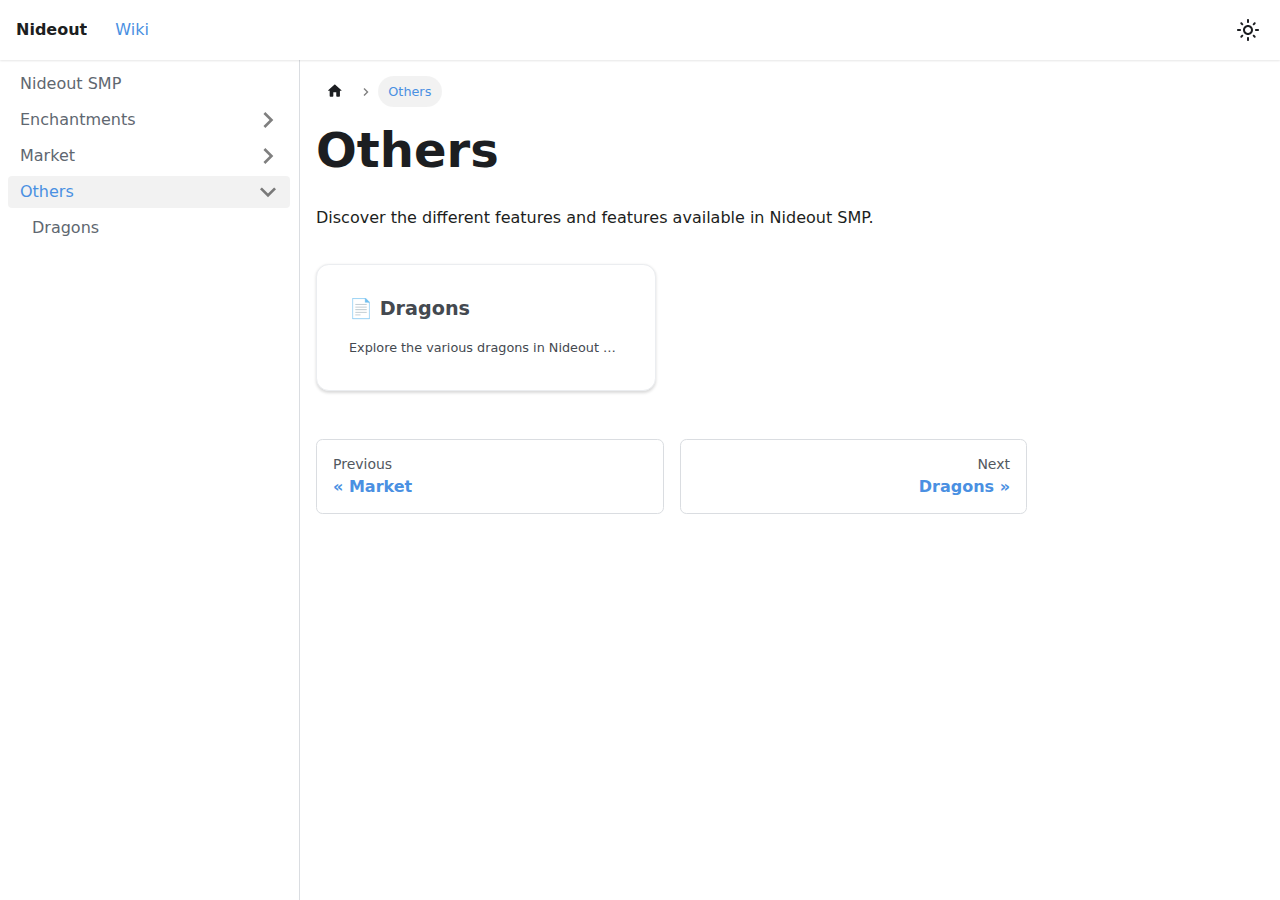
<file: docs/category/others/index.html>
<!doctype html>
<html lang="en" dir="ltr" class="docs-wrapper plugin-docs plugin-id-default docs-version-current docs-doc-page" data-has-hydrated="false">
<head>
<meta charset="UTF-8">
<meta name="generator" content="Docusaurus v3.5.2">
<title data-rh="true">Others | Nideout SMP</title><meta data-rh="true" name="viewport" content="width=device-width,initial-scale=1"><meta data-rh="true" name="twitter:card" content="summary_large_image"><meta data-rh="true" property="og:image" content="https://your-docusaurus-site.example.com/img/docusaurus-social-card.jpg"><meta data-rh="true" name="twitter:image" content="https://your-docusaurus-site.example.com/img/docusaurus-social-card.jpg"><meta data-rh="true" property="og:url" content="https://your-docusaurus-site.example.com/docs/category/others"><meta data-rh="true" property="og:locale" content="en"><meta data-rh="true" name="docusaurus_locale" content="en"><meta data-rh="true" name="docsearch:language" content="en"><meta data-rh="true" name="docusaurus_version" content="current"><meta data-rh="true" name="docusaurus_tag" content="docs-default-current"><meta data-rh="true" name="docsearch:version" content="current"><meta data-rh="true" name="docsearch:docusaurus_tag" content="docs-default-current"><meta data-rh="true" property="og:title" content="Others | Nideout SMP"><meta data-rh="true" name="description" content="Discover the different features and features available in Nideout SMP."><meta data-rh="true" property="og:description" content="Discover the different features and features available in Nideout SMP."><link data-rh="true" rel="icon" href="/img/favicon.ico"><link data-rh="true" rel="canonical" href="https://your-docusaurus-site.example.com/docs/category/others"><link data-rh="true" rel="alternate" href="https://your-docusaurus-site.example.com/docs/category/others" hreflang="en"><link data-rh="true" rel="alternate" href="https://your-docusaurus-site.example.com/docs/category/others" hreflang="x-default"><link rel="stylesheet" href="/assets/css/styles.75e0ce46.css">
<script src="/assets/js/runtime~main.56f1f0cd.js" defer="defer"></script>
<script src="/assets/js/main.fc49beaa.js" defer="defer"></script>
</head>
<body class="navigation-with-keyboard">
<script>!function(){function t(t){document.documentElement.setAttribute("data-theme",t)}var e=function(){try{return new URLSearchParams(window.location.search).get("docusaurus-theme")}catch(t){}}()||function(){try{return window.localStorage.getItem("theme")}catch(t){}}();t(null!==e?e:"light")}(),function(){try{const n=new URLSearchParams(window.location.search).entries();for(var[t,e]of n)if(t.startsWith("docusaurus-data-")){var a=t.replace("docusaurus-data-","data-");document.documentElement.setAttribute(a,e)}}catch(t){}}()</script><div id="__docusaurus"><div role="region" aria-label="Skip to main content"><a class="skipToContent_fXgn" href="#__docusaurus_skipToContent_fallback">Skip to main content</a></div><nav aria-label="Main" class="navbar navbar--fixed-top"><div class="navbar__inner"><div class="navbar__items"><button aria-label="Toggle navigation bar" aria-expanded="false" class="navbar__toggle clean-btn" type="button"><svg width="30" height="30" viewBox="0 0 30 30" aria-hidden="true"><path stroke="currentColor" stroke-linecap="round" stroke-miterlimit="10" stroke-width="2" d="M4 7h22M4 15h22M4 23h22"></path></svg></button><a class="navbar__brand" href="/"><b class="navbar__title text--truncate">Nideout</b></a><a aria-current="page" class="navbar__item navbar__link navbar__link--active" href="/docs/intro">Wiki</a></div><div class="navbar__items navbar__items--right"><div class="toggle_vylO colorModeToggle_DEke"><button class="clean-btn toggleButton_gllP toggleButtonDisabled_aARS" type="button" disabled="" title="Switch between dark and light mode (currently light mode)" aria-label="Switch between dark and light mode (currently light mode)" aria-live="polite"><svg viewBox="0 0 24 24" width="24" height="24" class="lightToggleIcon_pyhR"><path fill="currentColor" d="M12,9c1.65,0,3,1.35,3,3s-1.35,3-3,3s-3-1.35-3-3S10.35,9,12,9 M12,7c-2.76,0-5,2.24-5,5s2.24,5,5,5s5-2.24,5-5 S14.76,7,12,7L12,7z M2,13l2,0c0.55,0,1-0.45,1-1s-0.45-1-1-1l-2,0c-0.55,0-1,0.45-1,1S1.45,13,2,13z M20,13l2,0c0.55,0,1-0.45,1-1 s-0.45-1-1-1l-2,0c-0.55,0-1,0.45-1,1S19.45,13,20,13z M11,2v2c0,0.55,0.45,1,1,1s1-0.45,1-1V2c0-0.55-0.45-1-1-1S11,1.45,11,2z M11,20v2c0,0.55,0.45,1,1,1s1-0.45,1-1v-2c0-0.55-0.45-1-1-1C11.45,19,11,19.45,11,20z M5.99,4.58c-0.39-0.39-1.03-0.39-1.41,0 c-0.39,0.39-0.39,1.03,0,1.41l1.06,1.06c0.39,0.39,1.03,0.39,1.41,0s0.39-1.03,0-1.41L5.99,4.58z M18.36,16.95 c-0.39-0.39-1.03-0.39-1.41,0c-0.39,0.39-0.39,1.03,0,1.41l1.06,1.06c0.39,0.39,1.03,0.39,1.41,0c0.39-0.39,0.39-1.03,0-1.41 L18.36,16.95z M19.42,5.99c0.39-0.39,0.39-1.03,0-1.41c-0.39-0.39-1.03-0.39-1.41,0l-1.06,1.06c-0.39,0.39-0.39,1.03,0,1.41 s1.03,0.39,1.41,0L19.42,5.99z M7.05,18.36c0.39-0.39,0.39-1.03,0-1.41c-0.39-0.39-1.03-0.39-1.41,0l-1.06,1.06 c-0.39,0.39-0.39,1.03,0,1.41s1.03,0.39,1.41,0L7.05,18.36z"></path></svg><svg viewBox="0 0 24 24" width="24" height="24" class="darkToggleIcon_wfgR"><path fill="currentColor" d="M9.37,5.51C9.19,6.15,9.1,6.82,9.1,7.5c0,4.08,3.32,7.4,7.4,7.4c0.68,0,1.35-0.09,1.99-0.27C17.45,17.19,14.93,19,12,19 c-3.86,0-7-3.14-7-7C5,9.07,6.81,6.55,9.37,5.51z M12,3c-4.97,0-9,4.03-9,9s4.03,9,9,9s9-4.03,9-9c0-0.46-0.04-0.92-0.1-1.36 c-0.98,1.37-2.58,2.26-4.4,2.26c-2.98,0-5.4-2.42-5.4-5.4c0-1.81,0.89-3.42,2.26-4.4C12.92,3.04,12.46,3,12,3L12,3z"></path></svg></button></div><div class="navbarSearchContainer_Bca1"></div></div></div><div role="presentation" class="navbar-sidebar__backdrop"></div></nav><div id="__docusaurus_skipToContent_fallback" class="main-wrapper mainWrapper_z2l0"><div class="docsWrapper_hBAB"><button aria-label="Scroll back to top" class="clean-btn theme-back-to-top-button backToTopButton_sjWU" type="button"></button><div class="docRoot_UBD9"><aside class="theme-doc-sidebar-container docSidebarContainer_YfHR"><div class="sidebarViewport_aRkj"><div class="sidebar_njMd"><nav aria-label="Docs sidebar" class="menu thin-scrollbar menu_SIkG"><ul class="theme-doc-sidebar-menu menu__list"><li class="theme-doc-sidebar-item-link theme-doc-sidebar-item-link-level-1 menu__list-item"><a class="menu__link" href="/docs/intro">Nideout SMP</a></li><li class="theme-doc-sidebar-item-category theme-doc-sidebar-item-category-level-1 menu__list-item menu__list-item--collapsed"><div class="menu__list-item-collapsible"><a class="menu__link menu__link--sublist" href="/docs/category/enchantments">Enchantments</a><button aria-label="Expand sidebar category &#x27;Enchantments&#x27;" aria-expanded="false" type="button" class="clean-btn menu__caret"></button></div></li><li class="theme-doc-sidebar-item-category theme-doc-sidebar-item-category-level-1 menu__list-item menu__list-item--collapsed"><div class="menu__list-item-collapsible"><a class="menu__link menu__link--sublist" href="/docs/category/market">Market</a><button aria-label="Expand sidebar category &#x27;Market&#x27;" aria-expanded="false" type="button" class="clean-btn menu__caret"></button></div></li><li class="theme-doc-sidebar-item-category theme-doc-sidebar-item-category-level-1 menu__list-item"><div class="menu__list-item-collapsible menu__list-item-collapsible--active"><a class="menu__link menu__link--sublist menu__link--active" aria-current="page" href="/docs/category/others">Others</a><button aria-label="Collapse sidebar category &#x27;Others&#x27;" aria-expanded="true" type="button" class="clean-btn menu__caret"></button></div><ul style="display:block;overflow:visible;height:auto" class="menu__list"><li class="theme-doc-sidebar-item-link theme-doc-sidebar-item-link-level-2 menu__list-item"><a class="menu__link" tabindex="0" href="/docs/others/dragons">Dragons</a></li></ul></li></ul></nav></div></div></aside><main class="docMainContainer_TBSr"><div class="container padding-top--md padding-bottom--lg"><div class="generatedIndexPage_vN6x"><nav class="theme-doc-breadcrumbs breadcrumbsContainer_Z_bl" aria-label="Breadcrumbs"><ul class="breadcrumbs" itemscope="" itemtype="https://schema.org/BreadcrumbList"><li class="breadcrumbs__item"><a aria-label="Home page" class="breadcrumbs__link" href="/"><svg viewBox="0 0 24 24" class="breadcrumbHomeIcon_YNFT"><path d="M10 19v-5h4v5c0 .55.45 1 1 1h3c.55 0 1-.45 1-1v-7h1.7c.46 0 .68-.57.33-.87L12.67 3.6c-.38-.34-.96-.34-1.34 0l-8.36 7.53c-.34.3-.13.87.33.87H5v7c0 .55.45 1 1 1h3c.55 0 1-.45 1-1z" fill="currentColor"></path></svg></a></li><li itemscope="" itemprop="itemListElement" itemtype="https://schema.org/ListItem" class="breadcrumbs__item breadcrumbs__item--active"><span class="breadcrumbs__link" itemprop="name">Others</span><meta itemprop="position" content="1"></li></ul></nav><header><h1 class="title_kItE">Others</h1><p>Discover the different features and features available in Nideout SMP.</p></header><article class="margin-top--lg"><section class="row list_eTzJ"><article class="col col--6 margin-bottom--lg"><a class="card padding--lg cardContainer_fWXF" href="/docs/others/dragons"><h2 class="text--truncate cardTitle_rnsV" title="Dragons">📄️<!-- --> <!-- -->Dragons</h2><p class="text--truncate cardDescription_PWke" title="Explore the various dragons in Nideout SMP">Explore the various dragons in Nideout SMP</p></a></article></section></article><footer class="margin-top--lg"><nav class="pagination-nav docusaurus-mt-lg" aria-label="Docs pages"><a class="pagination-nav__link pagination-nav__link--prev" href="/docs/market/"><div class="pagination-nav__sublabel">Previous</div><div class="pagination-nav__label">Market</div></a><a class="pagination-nav__link pagination-nav__link--next" href="/docs/others/dragons"><div class="pagination-nav__sublabel">Next</div><div class="pagination-nav__label">Dragons</div></a></nav></footer></div></div></main></div></div></div></div>
</body>
</html>
</file>
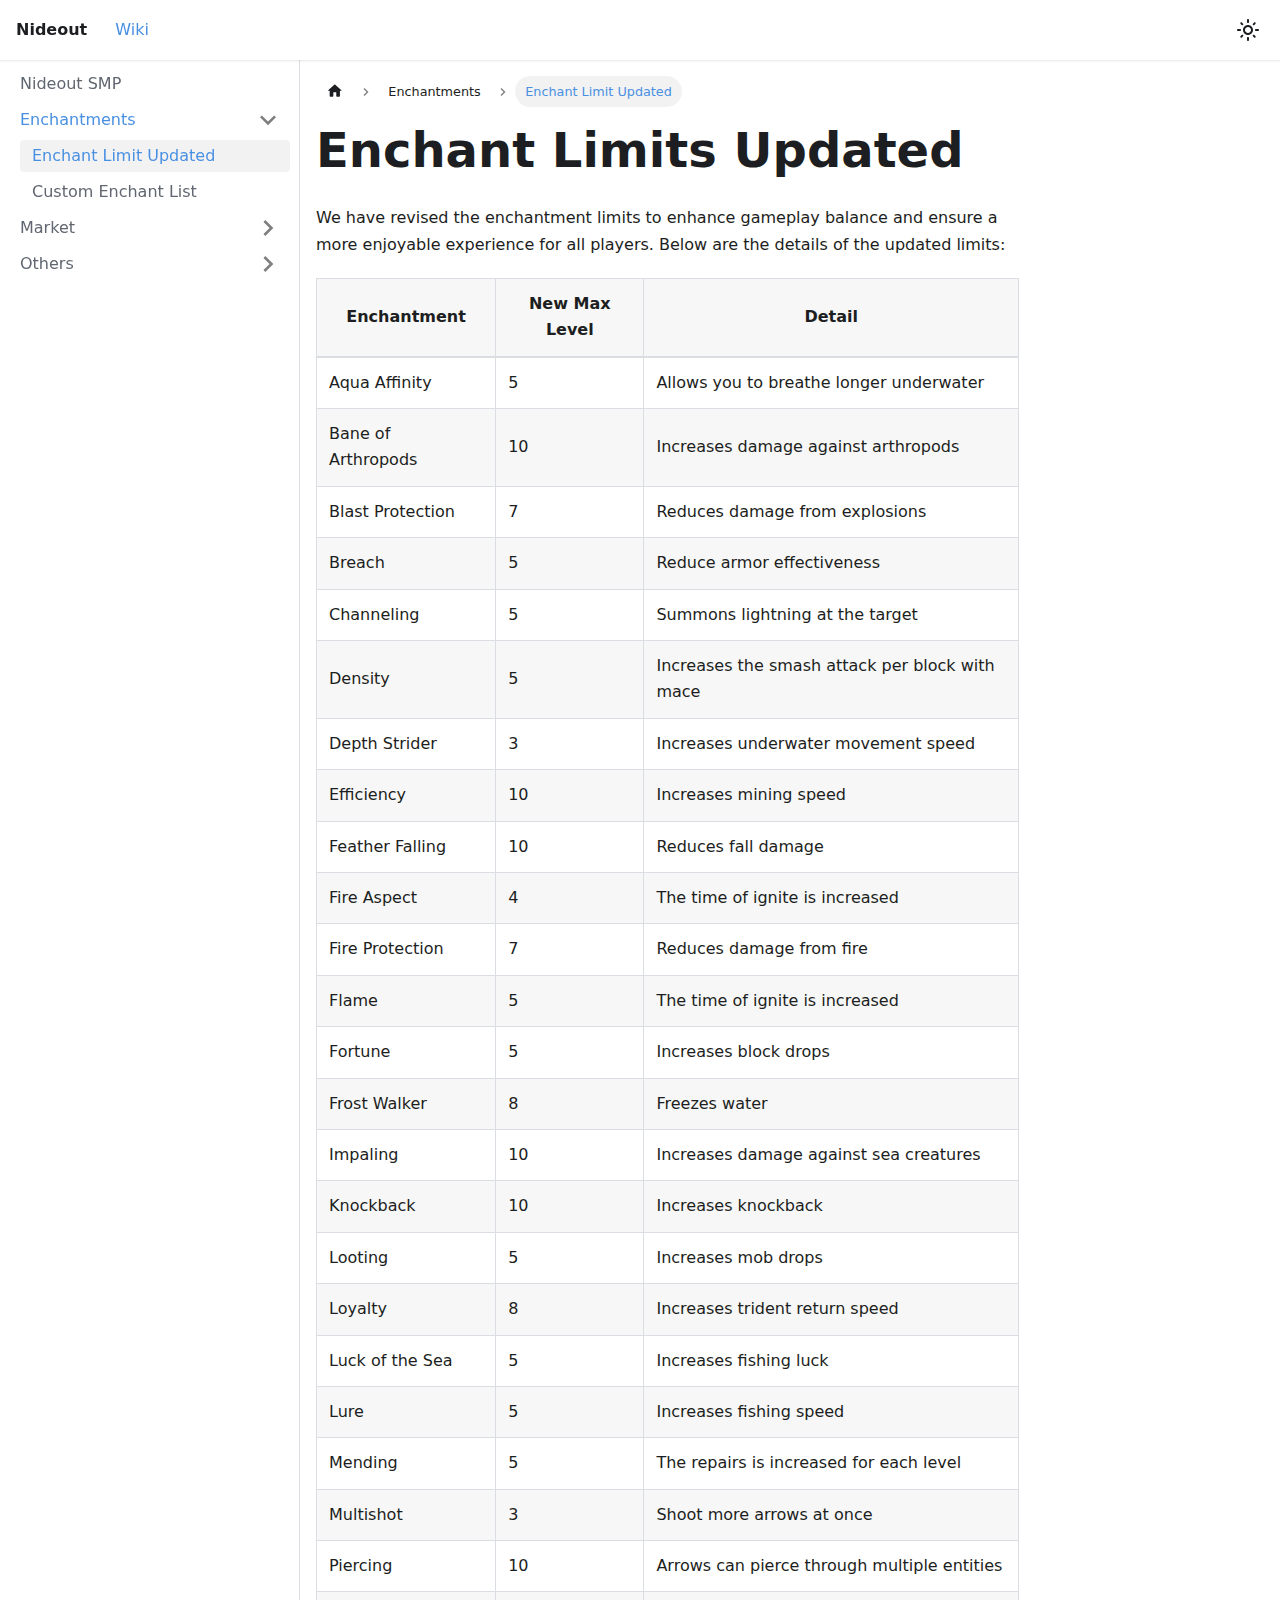
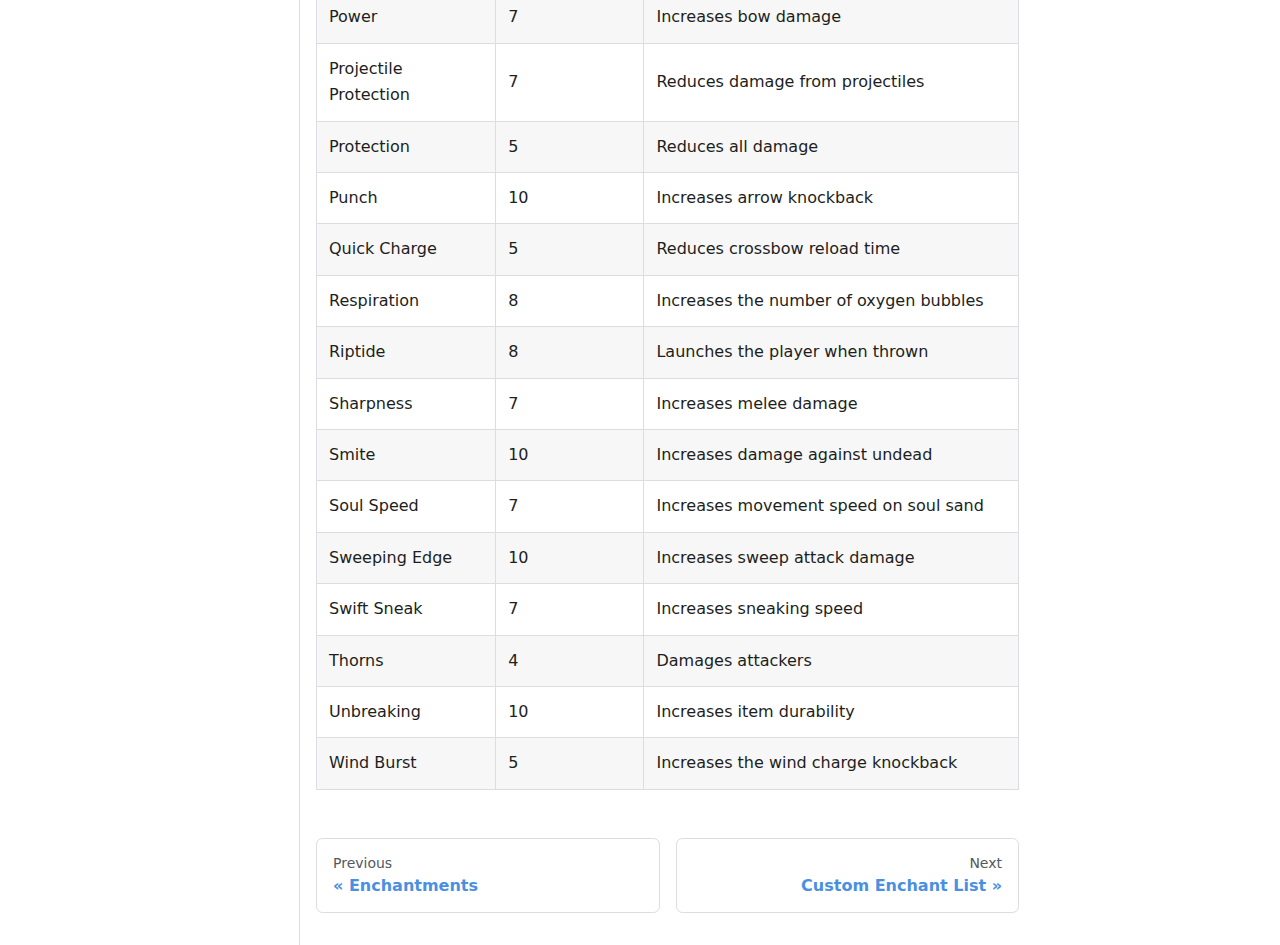
<file: docs/enchants/beyond-enchant-limit/index.html>
<!doctype html>
<html lang="en" dir="ltr" class="docs-wrapper plugin-docs plugin-id-default docs-version-current docs-doc-page docs-doc-id-enchants/beyond-enchant-limit" data-has-hydrated="false">
<head>
<meta charset="UTF-8">
<meta name="generator" content="Docusaurus v3.5.2">
<title data-rh="true">Enchant Limits Updated | Nideout SMP</title><meta data-rh="true" name="viewport" content="width=device-width,initial-scale=1"><meta data-rh="true" name="twitter:card" content="summary_large_image"><meta data-rh="true" property="og:image" content="https://your-docusaurus-site.example.com/img/docusaurus-social-card.jpg"><meta data-rh="true" name="twitter:image" content="https://your-docusaurus-site.example.com/img/docusaurus-social-card.jpg"><meta data-rh="true" property="og:url" content="https://your-docusaurus-site.example.com/docs/enchants/beyond-enchant-limit"><meta data-rh="true" property="og:locale" content="en"><meta data-rh="true" name="docusaurus_locale" content="en"><meta data-rh="true" name="docsearch:language" content="en"><meta data-rh="true" name="docusaurus_version" content="current"><meta data-rh="true" name="docusaurus_tag" content="docs-default-current"><meta data-rh="true" name="docsearch:version" content="current"><meta data-rh="true" name="docsearch:docusaurus_tag" content="docs-default-current"><meta data-rh="true" property="og:title" content="Enchant Limits Updated | Nideout SMP"><meta data-rh="true" name="description" content="The enchantment limits in Nideout SMP"><meta data-rh="true" property="og:description" content="The enchantment limits in Nideout SMP"><link data-rh="true" rel="icon" href="/img/favicon.ico"><link data-rh="true" rel="canonical" href="https://your-docusaurus-site.example.com/docs/enchants/beyond-enchant-limit"><link data-rh="true" rel="alternate" href="https://your-docusaurus-site.example.com/docs/enchants/beyond-enchant-limit" hreflang="en"><link data-rh="true" rel="alternate" href="https://your-docusaurus-site.example.com/docs/enchants/beyond-enchant-limit" hreflang="x-default"><link rel="stylesheet" href="/assets/css/styles.75e0ce46.css">
<script src="/assets/js/runtime~main.56f1f0cd.js" defer="defer"></script>
<script src="/assets/js/main.fc49beaa.js" defer="defer"></script>
</head>
<body class="navigation-with-keyboard">
<script>!function(){function t(t){document.documentElement.setAttribute("data-theme",t)}var e=function(){try{return new URLSearchParams(window.location.search).get("docusaurus-theme")}catch(t){}}()||function(){try{return window.localStorage.getItem("theme")}catch(t){}}();t(null!==e?e:"light")}(),function(){try{const n=new URLSearchParams(window.location.search).entries();for(var[t,e]of n)if(t.startsWith("docusaurus-data-")){var a=t.replace("docusaurus-data-","data-");document.documentElement.setAttribute(a,e)}}catch(t){}}()</script><div id="__docusaurus"><div role="region" aria-label="Skip to main content"><a class="skipToContent_fXgn" href="#__docusaurus_skipToContent_fallback">Skip to main content</a></div><nav aria-label="Main" class="navbar navbar--fixed-top"><div class="navbar__inner"><div class="navbar__items"><button aria-label="Toggle navigation bar" aria-expanded="false" class="navbar__toggle clean-btn" type="button"><svg width="30" height="30" viewBox="0 0 30 30" aria-hidden="true"><path stroke="currentColor" stroke-linecap="round" stroke-miterlimit="10" stroke-width="2" d="M4 7h22M4 15h22M4 23h22"></path></svg></button><a class="navbar__brand" href="/"><b class="navbar__title text--truncate">Nideout</b></a><a aria-current="page" class="navbar__item navbar__link navbar__link--active" href="/docs/intro">Wiki</a></div><div class="navbar__items navbar__items--right"><div class="toggle_vylO colorModeToggle_DEke"><button class="clean-btn toggleButton_gllP toggleButtonDisabled_aARS" type="button" disabled="" title="Switch between dark and light mode (currently light mode)" aria-label="Switch between dark and light mode (currently light mode)" aria-live="polite"><svg viewBox="0 0 24 24" width="24" height="24" class="lightToggleIcon_pyhR"><path fill="currentColor" d="M12,9c1.65,0,3,1.35,3,3s-1.35,3-3,3s-3-1.35-3-3S10.35,9,12,9 M12,7c-2.76,0-5,2.24-5,5s2.24,5,5,5s5-2.24,5-5 S14.76,7,12,7L12,7z M2,13l2,0c0.55,0,1-0.45,1-1s-0.45-1-1-1l-2,0c-0.55,0-1,0.45-1,1S1.45,13,2,13z M20,13l2,0c0.55,0,1-0.45,1-1 s-0.45-1-1-1l-2,0c-0.55,0-1,0.45-1,1S19.45,13,20,13z M11,2v2c0,0.55,0.45,1,1,1s1-0.45,1-1V2c0-0.55-0.45-1-1-1S11,1.45,11,2z M11,20v2c0,0.55,0.45,1,1,1s1-0.45,1-1v-2c0-0.55-0.45-1-1-1C11.45,19,11,19.45,11,20z M5.99,4.58c-0.39-0.39-1.03-0.39-1.41,0 c-0.39,0.39-0.39,1.03,0,1.41l1.06,1.06c0.39,0.39,1.03,0.39,1.41,0s0.39-1.03,0-1.41L5.99,4.58z M18.36,16.95 c-0.39-0.39-1.03-0.39-1.41,0c-0.39,0.39-0.39,1.03,0,1.41l1.06,1.06c0.39,0.39,1.03,0.39,1.41,0c0.39-0.39,0.39-1.03,0-1.41 L18.36,16.95z M19.42,5.99c0.39-0.39,0.39-1.03,0-1.41c-0.39-0.39-1.03-0.39-1.41,0l-1.06,1.06c-0.39,0.39-0.39,1.03,0,1.41 s1.03,0.39,1.41,0L19.42,5.99z M7.05,18.36c0.39-0.39,0.39-1.03,0-1.41c-0.39-0.39-1.03-0.39-1.41,0l-1.06,1.06 c-0.39,0.39-0.39,1.03,0,1.41s1.03,0.39,1.41,0L7.05,18.36z"></path></svg><svg viewBox="0 0 24 24" width="24" height="24" class="darkToggleIcon_wfgR"><path fill="currentColor" d="M9.37,5.51C9.19,6.15,9.1,6.82,9.1,7.5c0,4.08,3.32,7.4,7.4,7.4c0.68,0,1.35-0.09,1.99-0.27C17.45,17.19,14.93,19,12,19 c-3.86,0-7-3.14-7-7C5,9.07,6.81,6.55,9.37,5.51z M12,3c-4.97,0-9,4.03-9,9s4.03,9,9,9s9-4.03,9-9c0-0.46-0.04-0.92-0.1-1.36 c-0.98,1.37-2.58,2.26-4.4,2.26c-2.98,0-5.4-2.42-5.4-5.4c0-1.81,0.89-3.42,2.26-4.4C12.92,3.04,12.46,3,12,3L12,3z"></path></svg></button></div><div class="navbarSearchContainer_Bca1"></div></div></div><div role="presentation" class="navbar-sidebar__backdrop"></div></nav><div id="__docusaurus_skipToContent_fallback" class="main-wrapper mainWrapper_z2l0"><div class="docsWrapper_hBAB"><button aria-label="Scroll back to top" class="clean-btn theme-back-to-top-button backToTopButton_sjWU" type="button"></button><div class="docRoot_UBD9"><aside class="theme-doc-sidebar-container docSidebarContainer_YfHR"><div class="sidebarViewport_aRkj"><div class="sidebar_njMd"><nav aria-label="Docs sidebar" class="menu thin-scrollbar menu_SIkG"><ul class="theme-doc-sidebar-menu menu__list"><li class="theme-doc-sidebar-item-link theme-doc-sidebar-item-link-level-1 menu__list-item"><a class="menu__link" href="/docs/intro">Nideout SMP</a></li><li class="theme-doc-sidebar-item-category theme-doc-sidebar-item-category-level-1 menu__list-item"><div class="menu__list-item-collapsible"><a class="menu__link menu__link--sublist menu__link--active" href="/docs/category/enchantments">Enchantments</a><button aria-label="Collapse sidebar category &#x27;Enchantments&#x27;" aria-expanded="true" type="button" class="clean-btn menu__caret"></button></div><ul style="display:block;overflow:visible;height:auto" class="menu__list"><li class="theme-doc-sidebar-item-link theme-doc-sidebar-item-link-level-2 menu__list-item"><a class="menu__link menu__link--active" aria-current="page" tabindex="0" href="/docs/enchants/beyond-enchant-limit">Enchant Limit Updated</a></li><li class="theme-doc-sidebar-item-link theme-doc-sidebar-item-link-level-2 menu__list-item"><a class="menu__link" tabindex="0" href="/docs/enchants/custom-enchant-list">Custom Enchant List</a></li></ul></li><li class="theme-doc-sidebar-item-category theme-doc-sidebar-item-category-level-1 menu__list-item menu__list-item--collapsed"><div class="menu__list-item-collapsible"><a class="menu__link menu__link--sublist" href="/docs/category/market">Market</a><button aria-label="Expand sidebar category &#x27;Market&#x27;" aria-expanded="false" type="button" class="clean-btn menu__caret"></button></div></li><li class="theme-doc-sidebar-item-category theme-doc-sidebar-item-category-level-1 menu__list-item menu__list-item--collapsed"><div class="menu__list-item-collapsible"><a class="menu__link menu__link--sublist" href="/docs/category/others">Others</a><button aria-label="Expand sidebar category &#x27;Others&#x27;" aria-expanded="false" type="button" class="clean-btn menu__caret"></button></div></li></ul></nav></div></div></aside><main class="docMainContainer_TBSr"><div class="container padding-top--md padding-bottom--lg"><div class="row"><div class="col docItemCol_VOVn"><div class="docItemContainer_Djhp"><article><nav class="theme-doc-breadcrumbs breadcrumbsContainer_Z_bl" aria-label="Breadcrumbs"><ul class="breadcrumbs" itemscope="" itemtype="https://schema.org/BreadcrumbList"><li class="breadcrumbs__item"><a aria-label="Home page" class="breadcrumbs__link" href="/"><svg viewBox="0 0 24 24" class="breadcrumbHomeIcon_YNFT"><path d="M10 19v-5h4v5c0 .55.45 1 1 1h3c.55 0 1-.45 1-1v-7h1.7c.46 0 .68-.57.33-.87L12.67 3.6c-.38-.34-.96-.34-1.34 0l-8.36 7.53c-.34.3-.13.87.33.87H5v7c0 .55.45 1 1 1h3c.55 0 1-.45 1-1z" fill="currentColor"></path></svg></a></li><li itemscope="" itemprop="itemListElement" itemtype="https://schema.org/ListItem" class="breadcrumbs__item"><a class="breadcrumbs__link" itemprop="item" href="/docs/category/enchantments"><span itemprop="name">Enchantments</span></a><meta itemprop="position" content="1"></li><li itemscope="" itemprop="itemListElement" itemtype="https://schema.org/ListItem" class="breadcrumbs__item breadcrumbs__item--active"><span class="breadcrumbs__link" itemprop="name">Enchant Limit Updated</span><meta itemprop="position" content="2"></li></ul></nav><div class="theme-doc-markdown markdown"><header><h1>Enchant Limits Updated</h1></header>
<p>We have revised the enchantment limits to enhance gameplay balance and ensure a more enjoyable experience for all players. Below are the details of the updated limits:</p>
<table><thead><tr><th>Enchantment</th><th>New Max Level</th><th>Detail</th></tr></thead><tbody><tr><td>Aqua Affinity</td><td>5</td><td>Allows you to breathe longer underwater</td></tr><tr><td>Bane of Arthropods</td><td>10</td><td>Increases damage against arthropods</td></tr><tr><td>Blast Protection</td><td>7</td><td>Reduces damage from explosions</td></tr><tr><td>Breach</td><td>5</td><td>Reduce armor effectiveness</td></tr><tr><td>Channeling</td><td>5</td><td>Summons lightning at the target</td></tr><tr><td>Density</td><td>5</td><td>Increases the smash attack per block with mace</td></tr><tr><td>Depth Strider</td><td>3</td><td>Increases underwater movement speed</td></tr><tr><td>Efficiency</td><td>10</td><td>Increases mining speed</td></tr><tr><td>Feather Falling</td><td>10</td><td>Reduces fall damage</td></tr><tr><td>Fire Aspect</td><td>4</td><td>The time of ignite is increased</td></tr><tr><td>Fire Protection</td><td>7</td><td>Reduces damage from fire</td></tr><tr><td>Flame</td><td>5</td><td>The time of ignite is increased</td></tr><tr><td>Fortune</td><td>5</td><td>Increases block drops</td></tr><tr><td>Frost Walker</td><td>8</td><td>Freezes water</td></tr><tr><td>Impaling</td><td>10</td><td>Increases damage against sea creatures</td></tr><tr><td>Knockback</td><td>10</td><td>Increases knockback</td></tr><tr><td>Looting</td><td>5</td><td>Increases mob drops</td></tr><tr><td>Loyalty</td><td>8</td><td>Increases trident return speed</td></tr><tr><td>Luck of the Sea</td><td>5</td><td>Increases fishing luck</td></tr><tr><td>Lure</td><td>5</td><td>Increases fishing speed</td></tr><tr><td>Mending</td><td>5</td><td>The repairs is increased for each level</td></tr><tr><td>Multishot</td><td>3</td><td>Shoot more arrows at once</td></tr><tr><td>Piercing</td><td>10</td><td>Arrows can pierce through multiple entities</td></tr><tr><td>Power</td><td>7</td><td>Increases bow damage</td></tr><tr><td>Projectile Protection</td><td>7</td><td>Reduces damage from projectiles</td></tr><tr><td>Protection</td><td>5</td><td>Reduces all damage</td></tr><tr><td>Punch</td><td>10</td><td>Increases arrow knockback</td></tr><tr><td>Quick Charge</td><td>5</td><td>Reduces crossbow reload time</td></tr><tr><td>Respiration</td><td>8</td><td>Increases the number of oxygen bubbles</td></tr><tr><td>Riptide</td><td>8</td><td>Launches the player when thrown</td></tr><tr><td>Sharpness</td><td>7</td><td>Increases melee damage</td></tr><tr><td>Smite</td><td>10</td><td>Increases damage against undead</td></tr><tr><td>Soul Speed</td><td>7</td><td>Increases movement speed on soul sand</td></tr><tr><td>Sweeping Edge</td><td>10</td><td>Increases sweep attack damage</td></tr><tr><td>Swift Sneak</td><td>7</td><td>Increases sneaking speed</td></tr><tr><td>Thorns</td><td>4</td><td>Damages attackers</td></tr><tr><td>Unbreaking</td><td>10</td><td>Increases item durability</td></tr><tr><td>Wind Burst</td><td>5</td><td>Increases the wind charge knockback</td></tr></tbody></table></div></article><nav class="pagination-nav docusaurus-mt-lg" aria-label="Docs pages"><a class="pagination-nav__link pagination-nav__link--prev" href="/docs/category/enchantments"><div class="pagination-nav__sublabel">Previous</div><div class="pagination-nav__label">Enchantments</div></a><a class="pagination-nav__link pagination-nav__link--next" href="/docs/enchants/custom-enchant-list"><div class="pagination-nav__sublabel">Next</div><div class="pagination-nav__label">Custom Enchant List</div></a></nav></div></div></div></div></main></div></div></div></div>
</body>
</html>
</file>
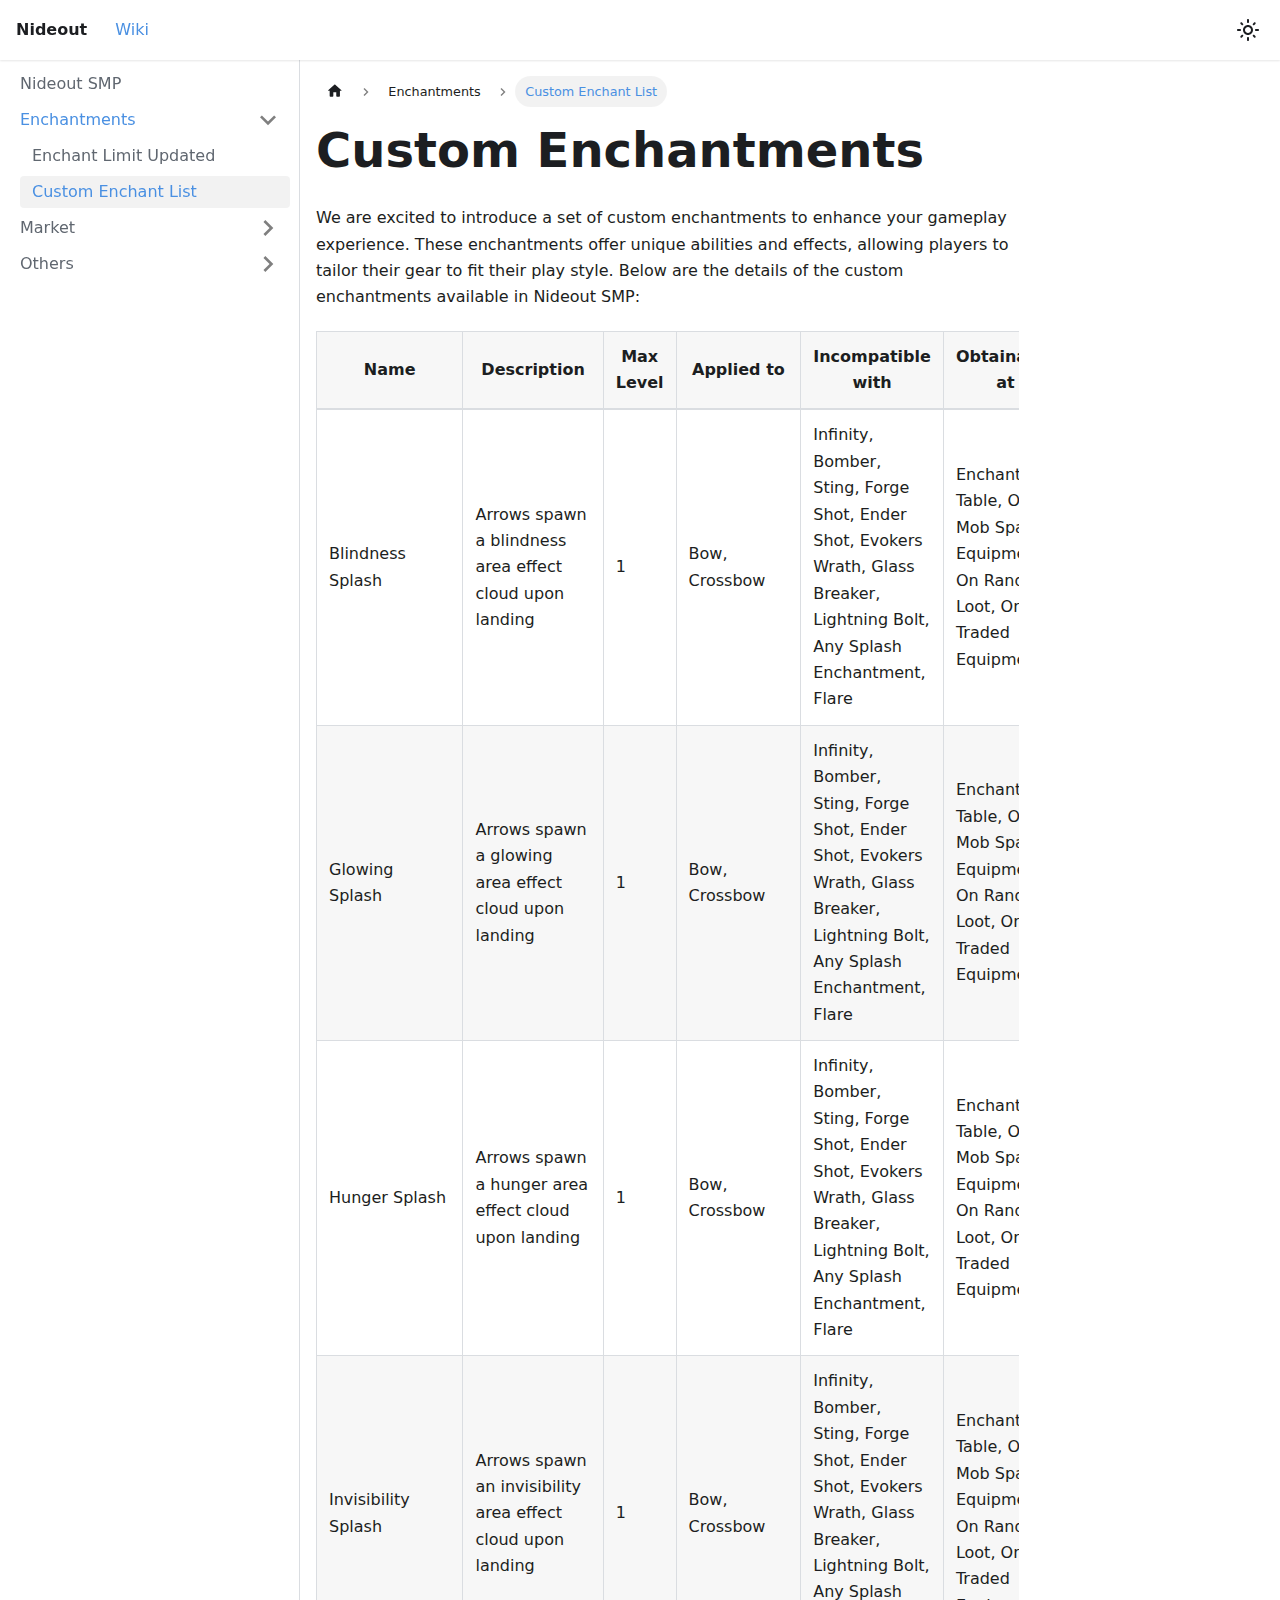
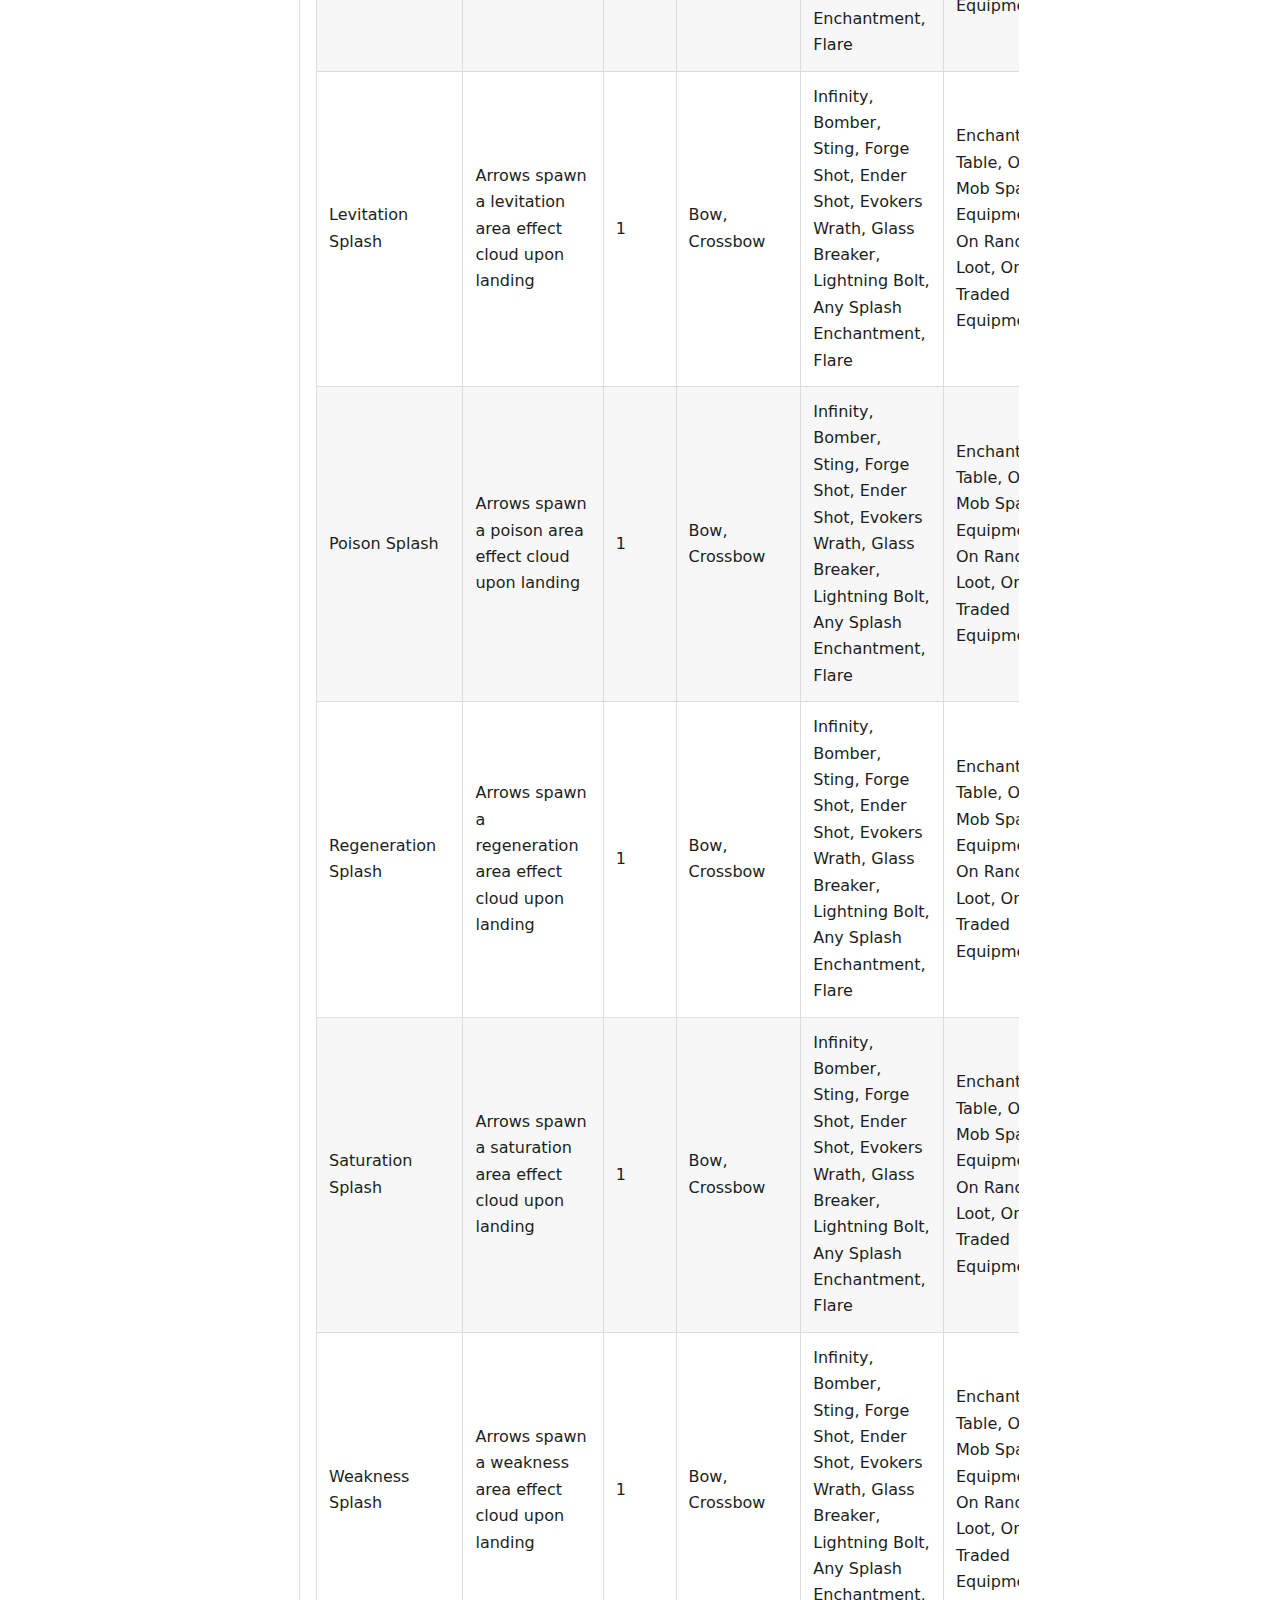
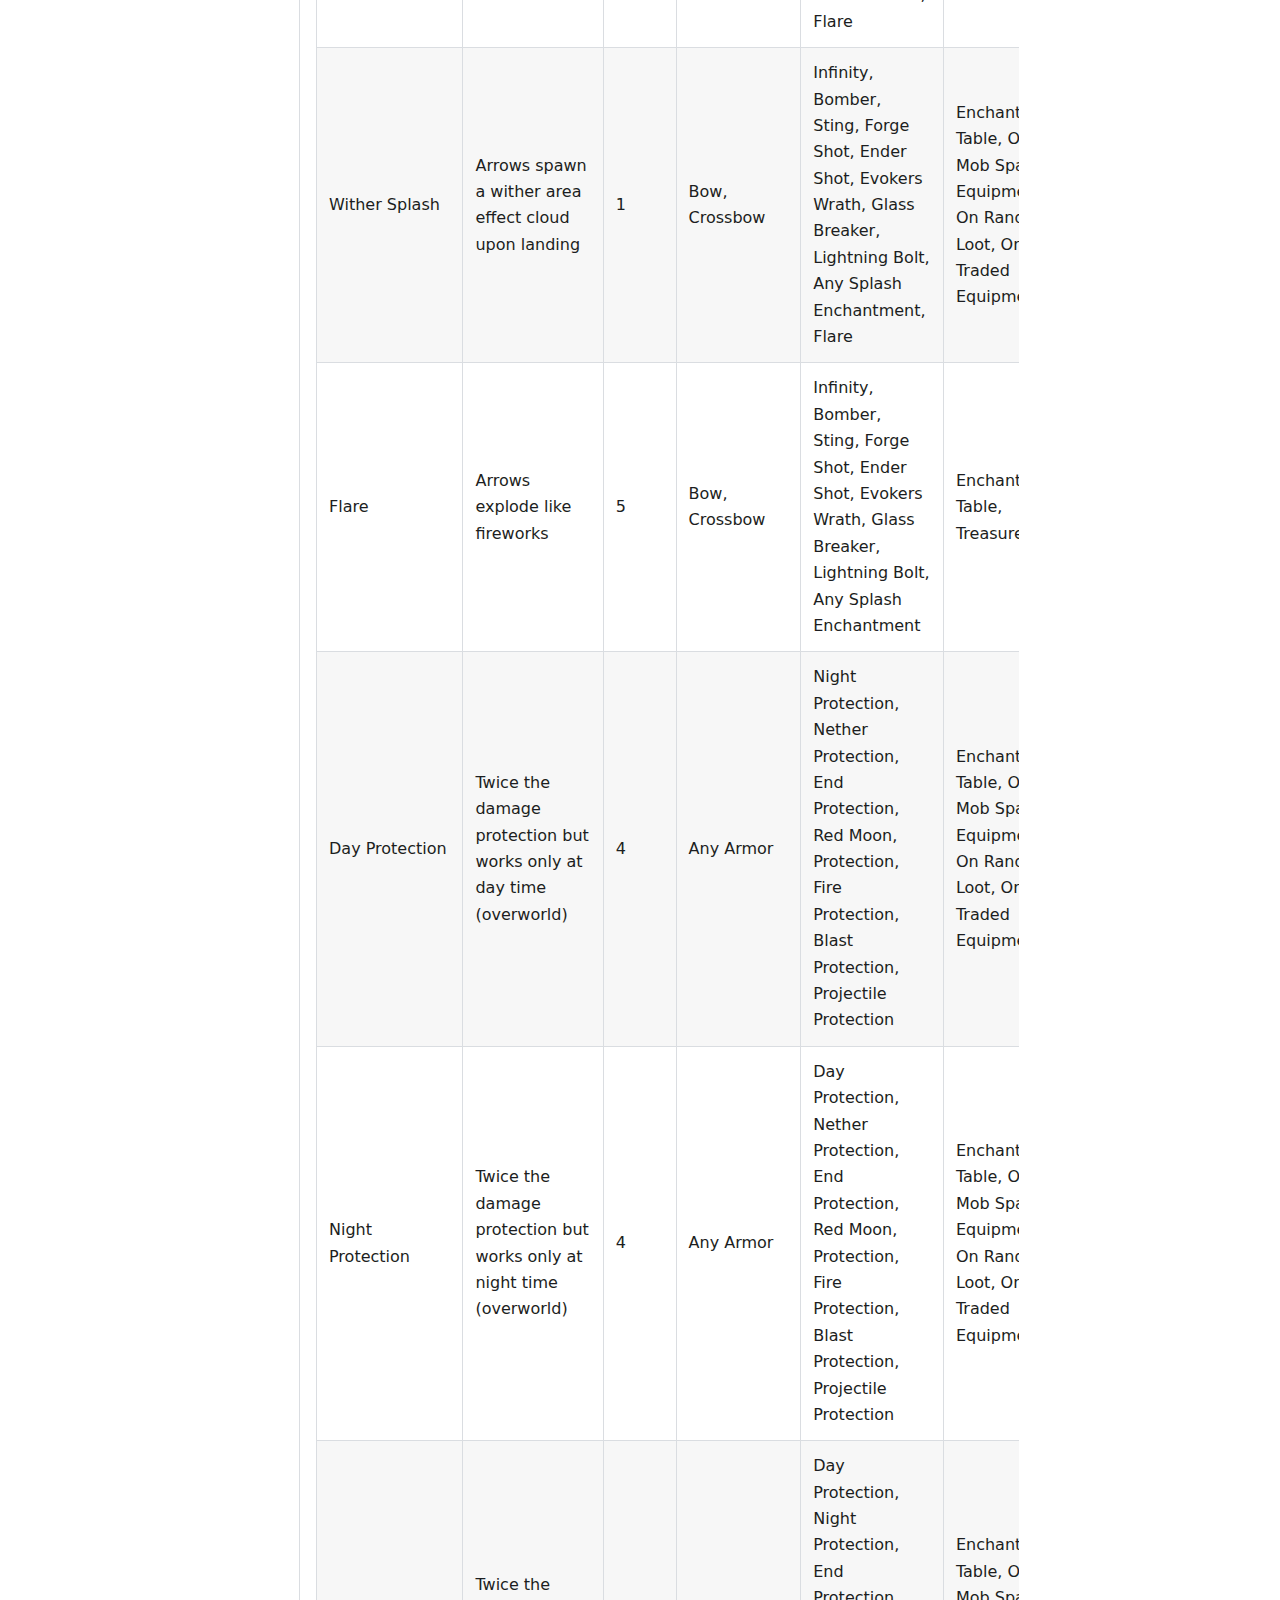
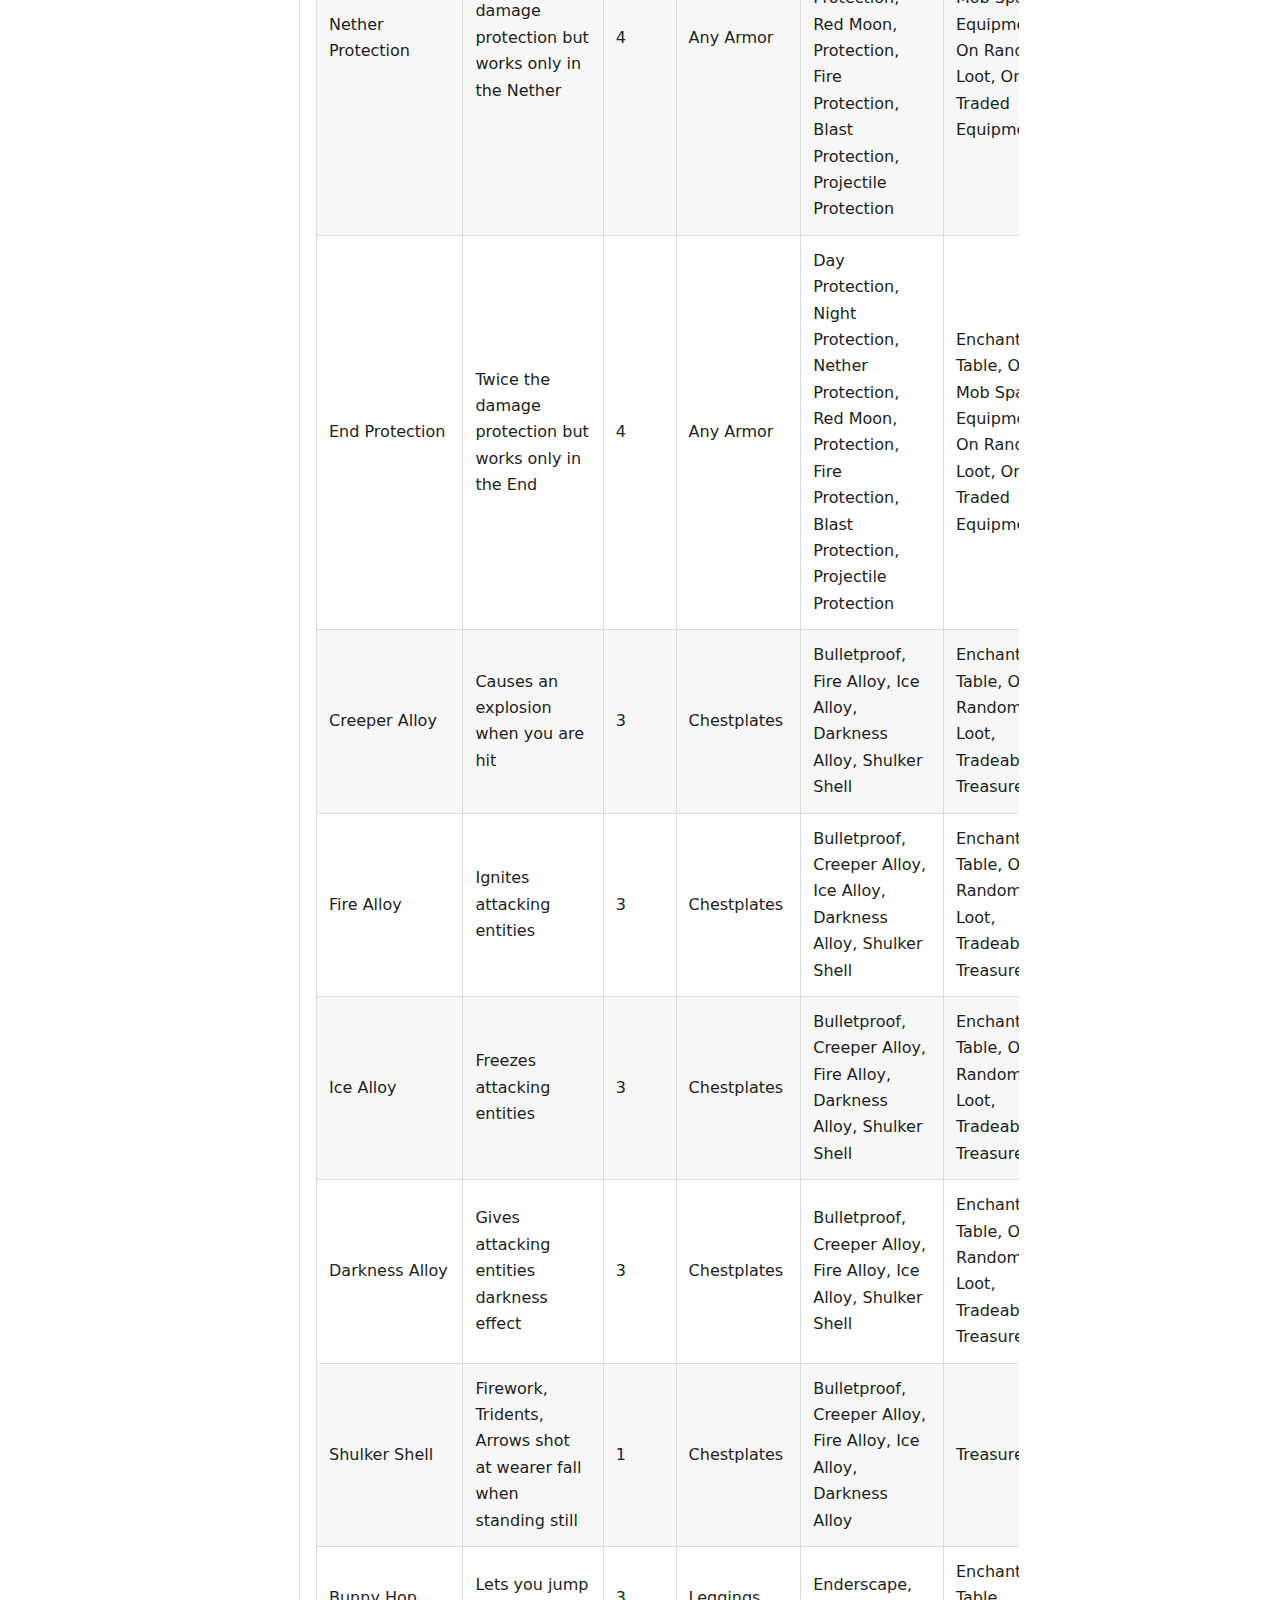
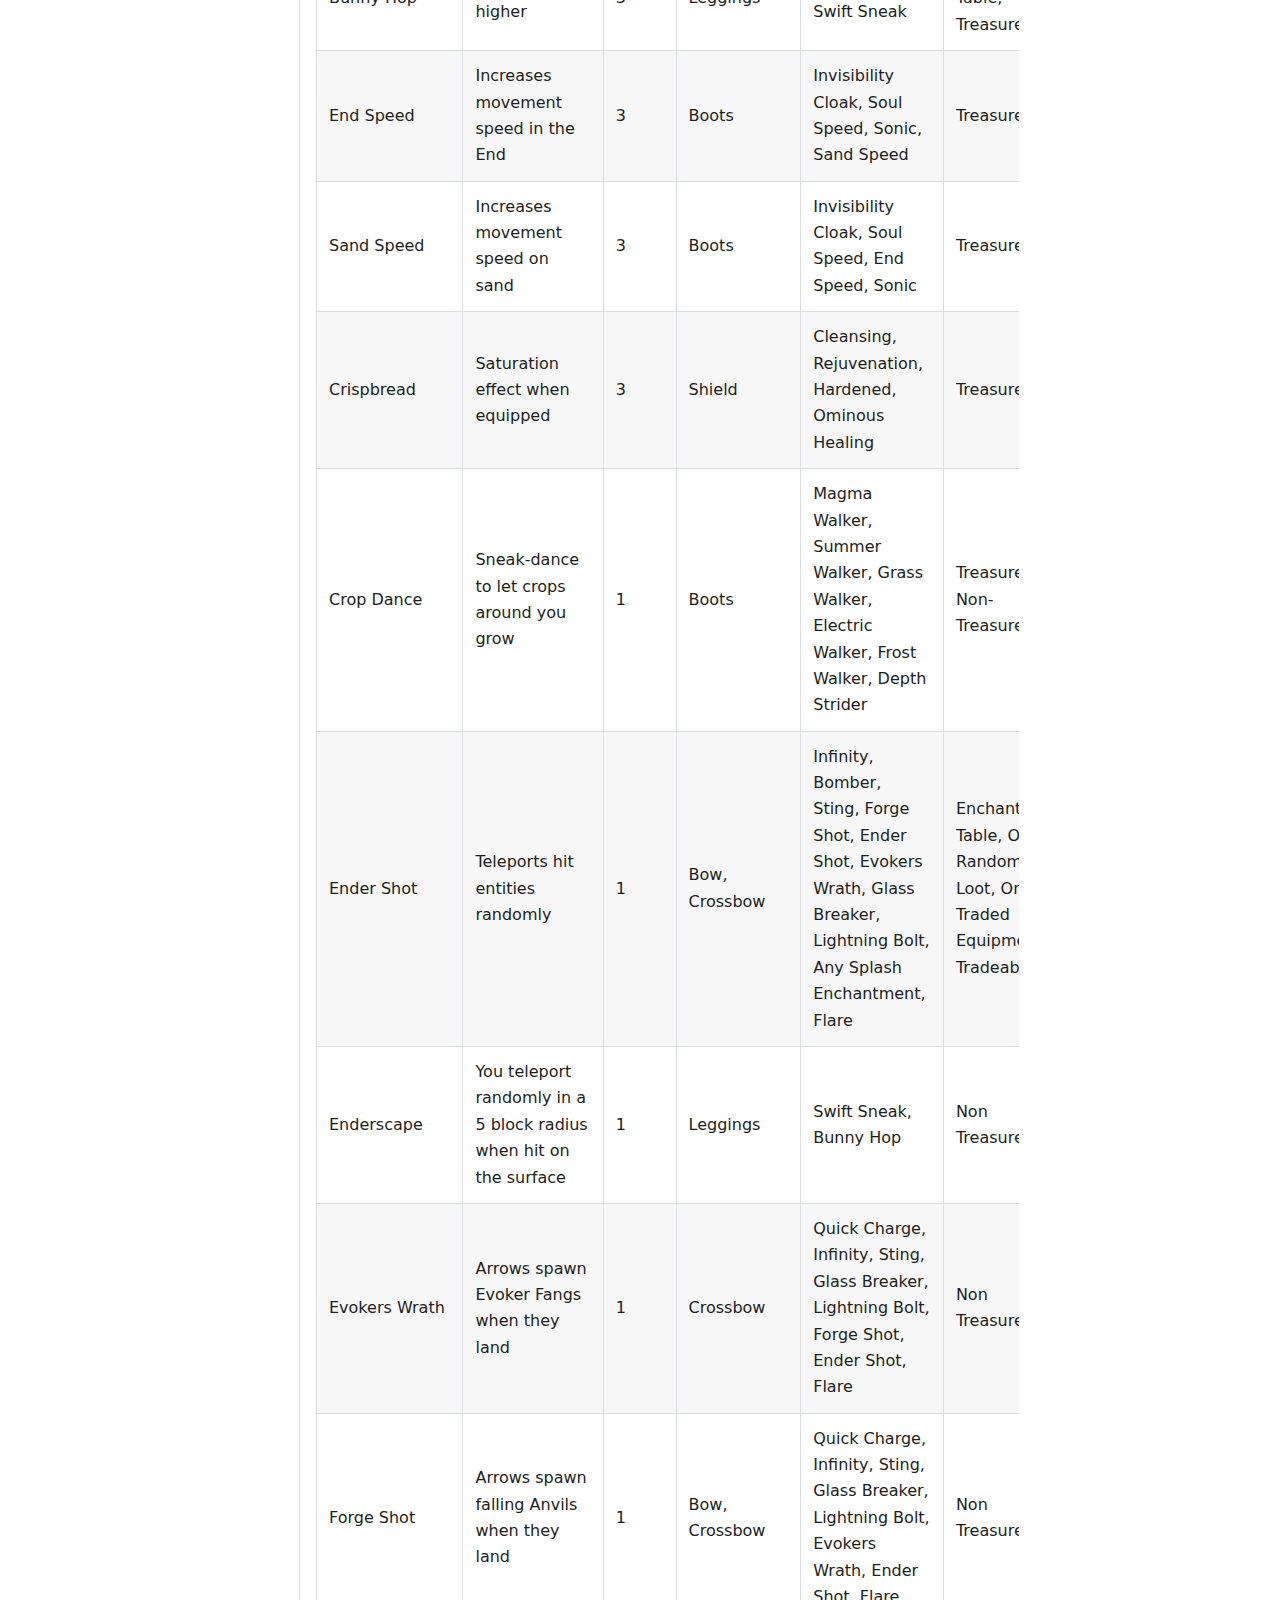
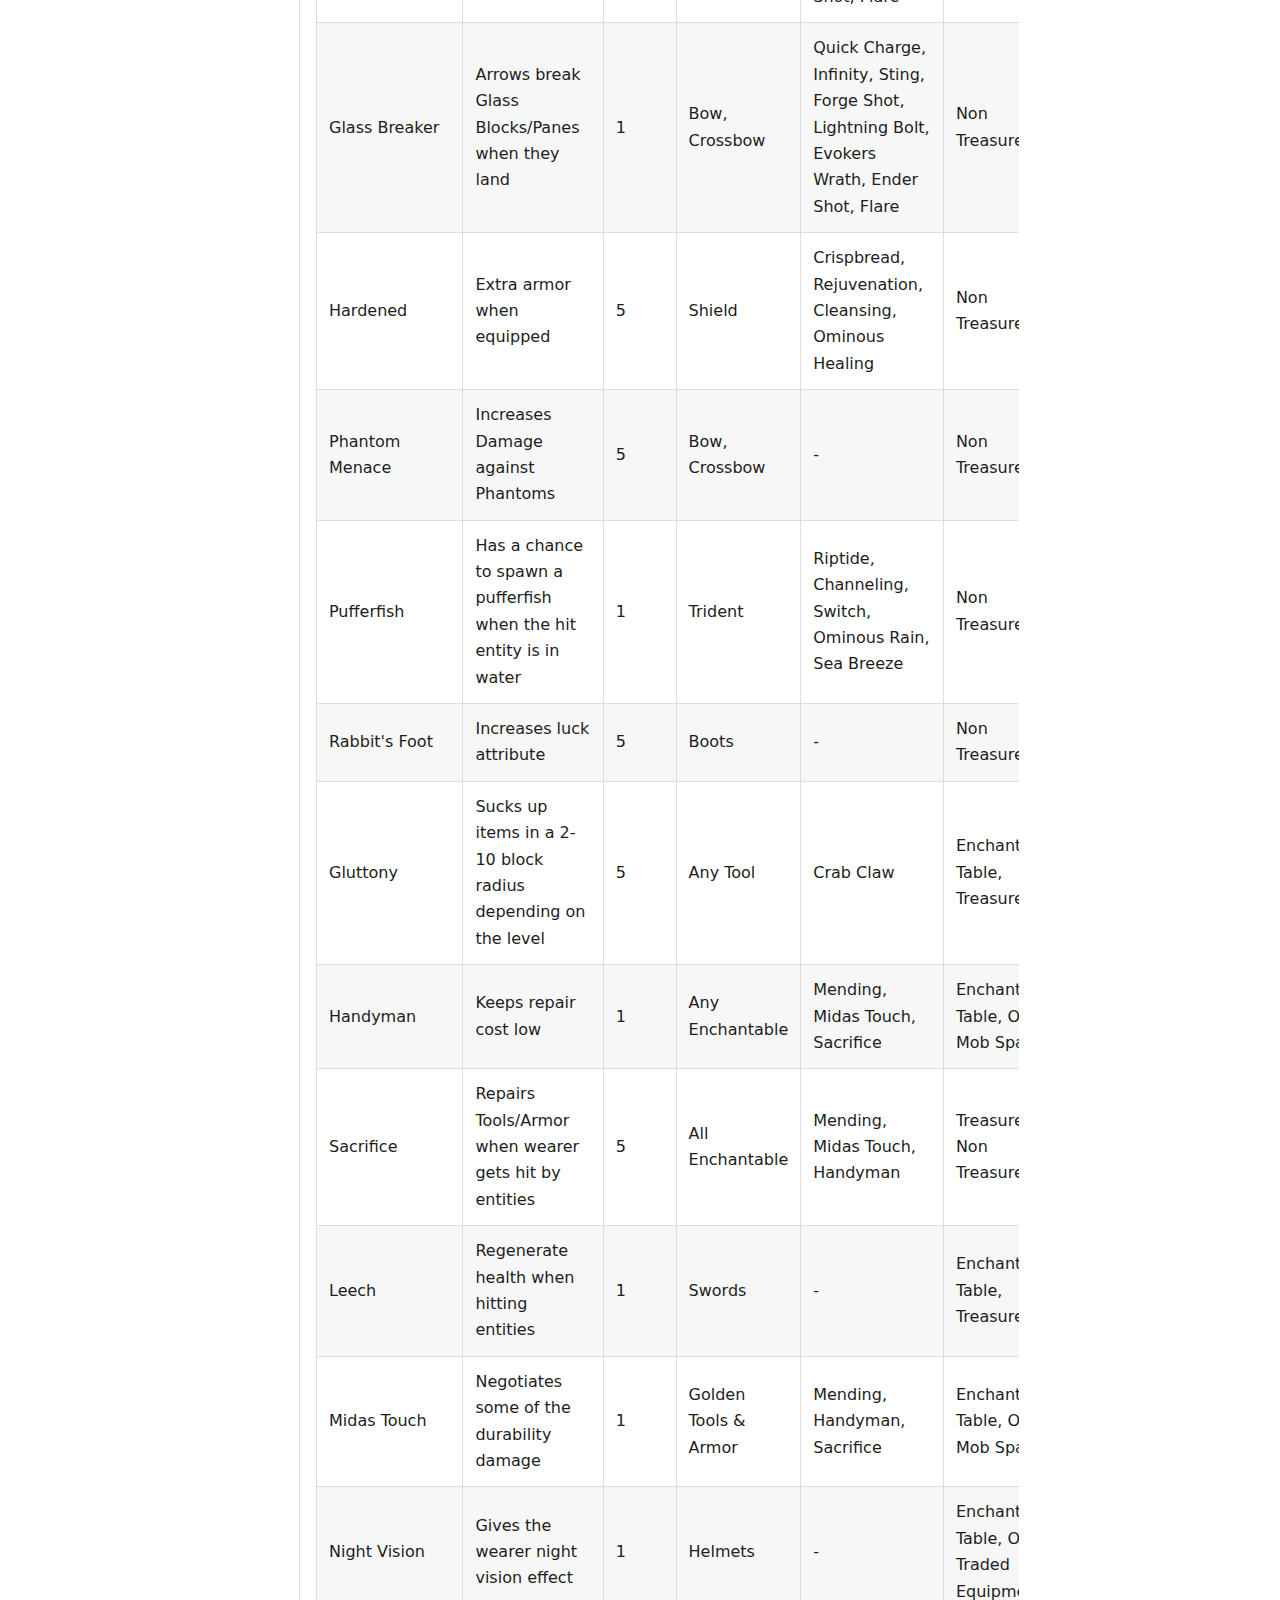
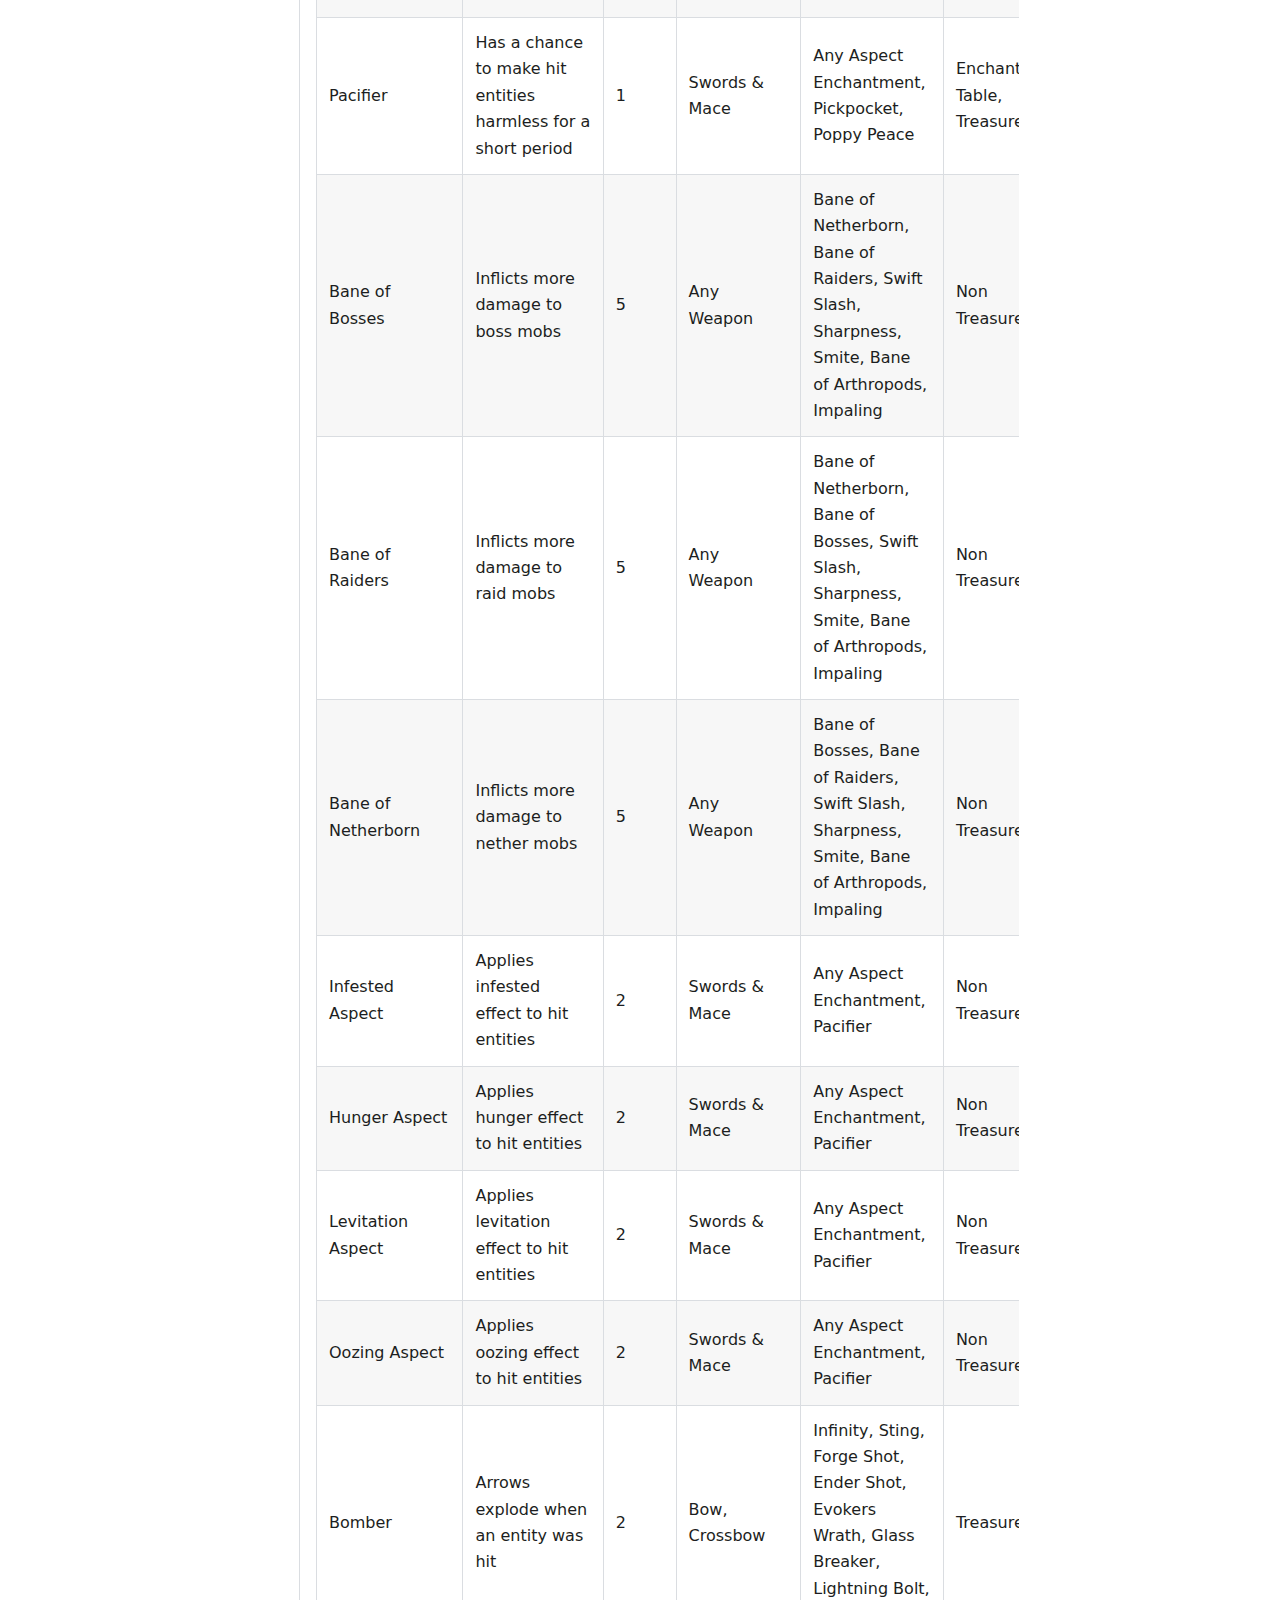
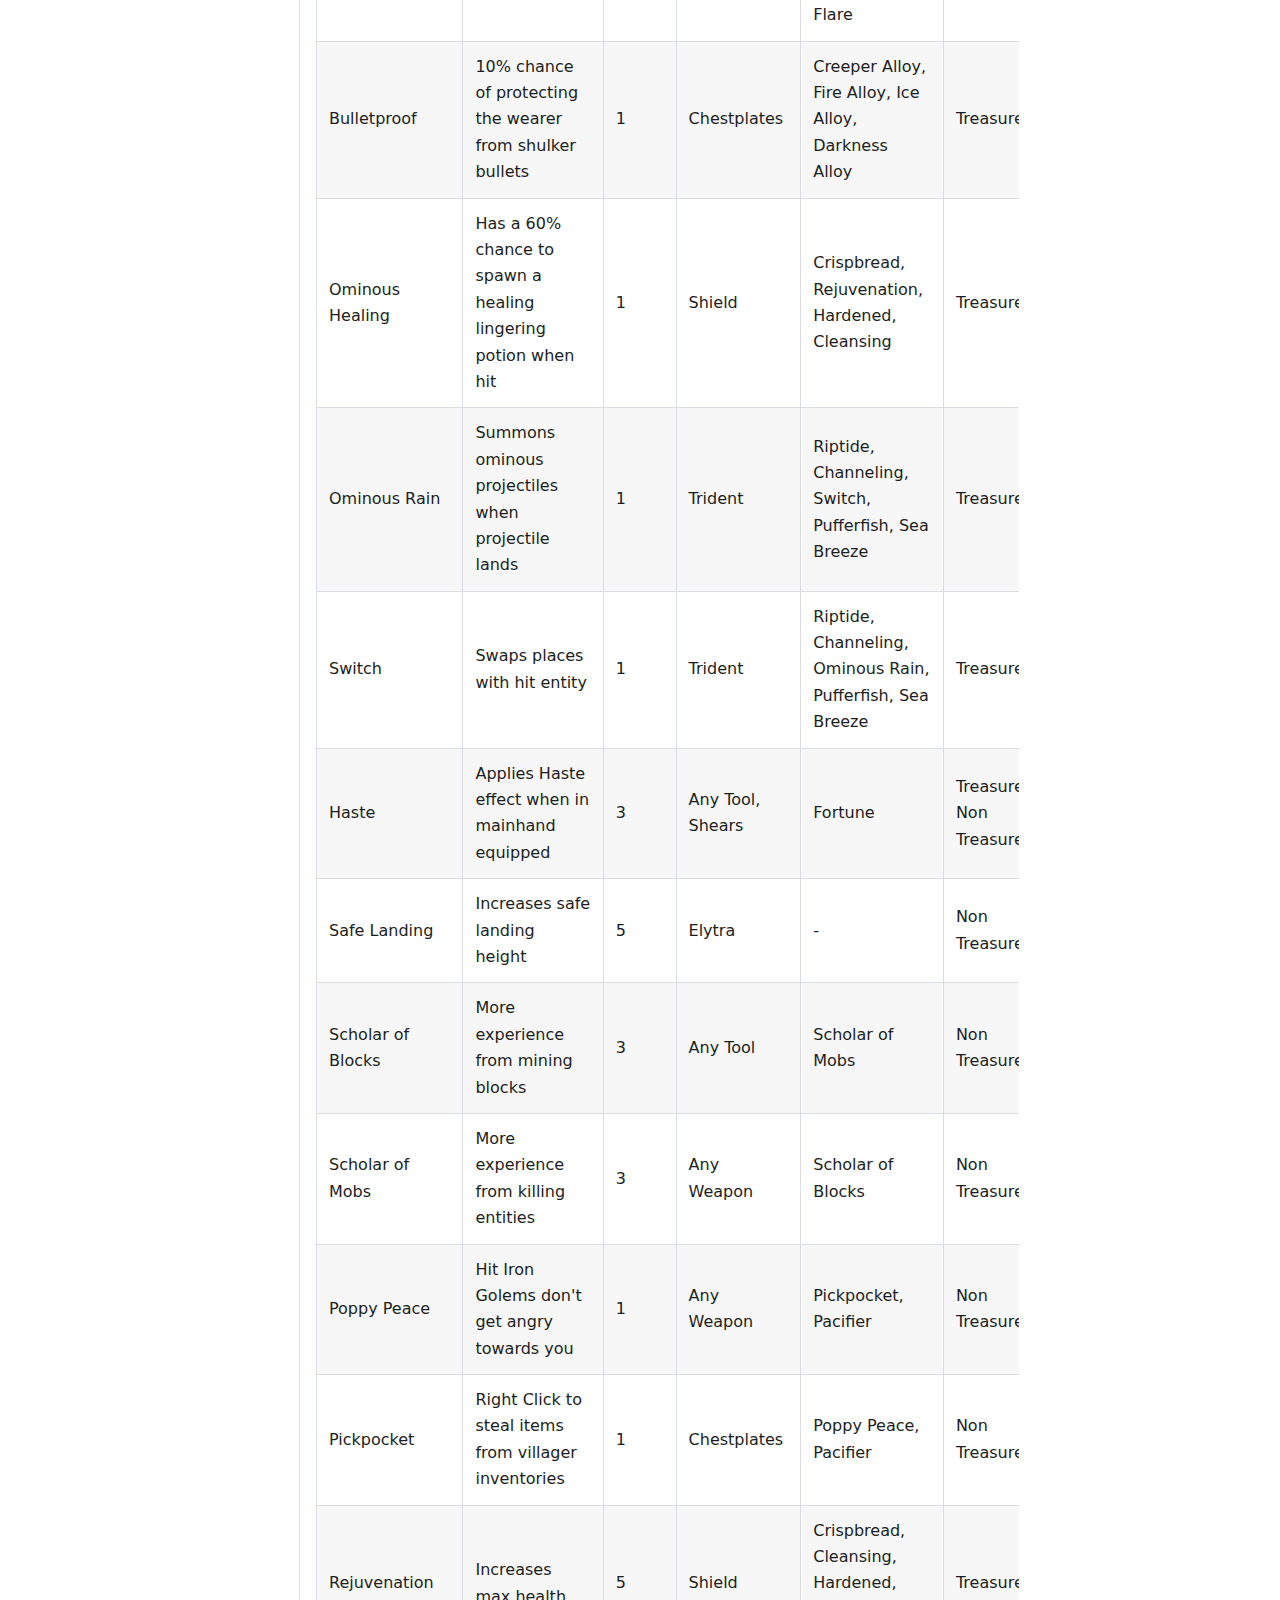
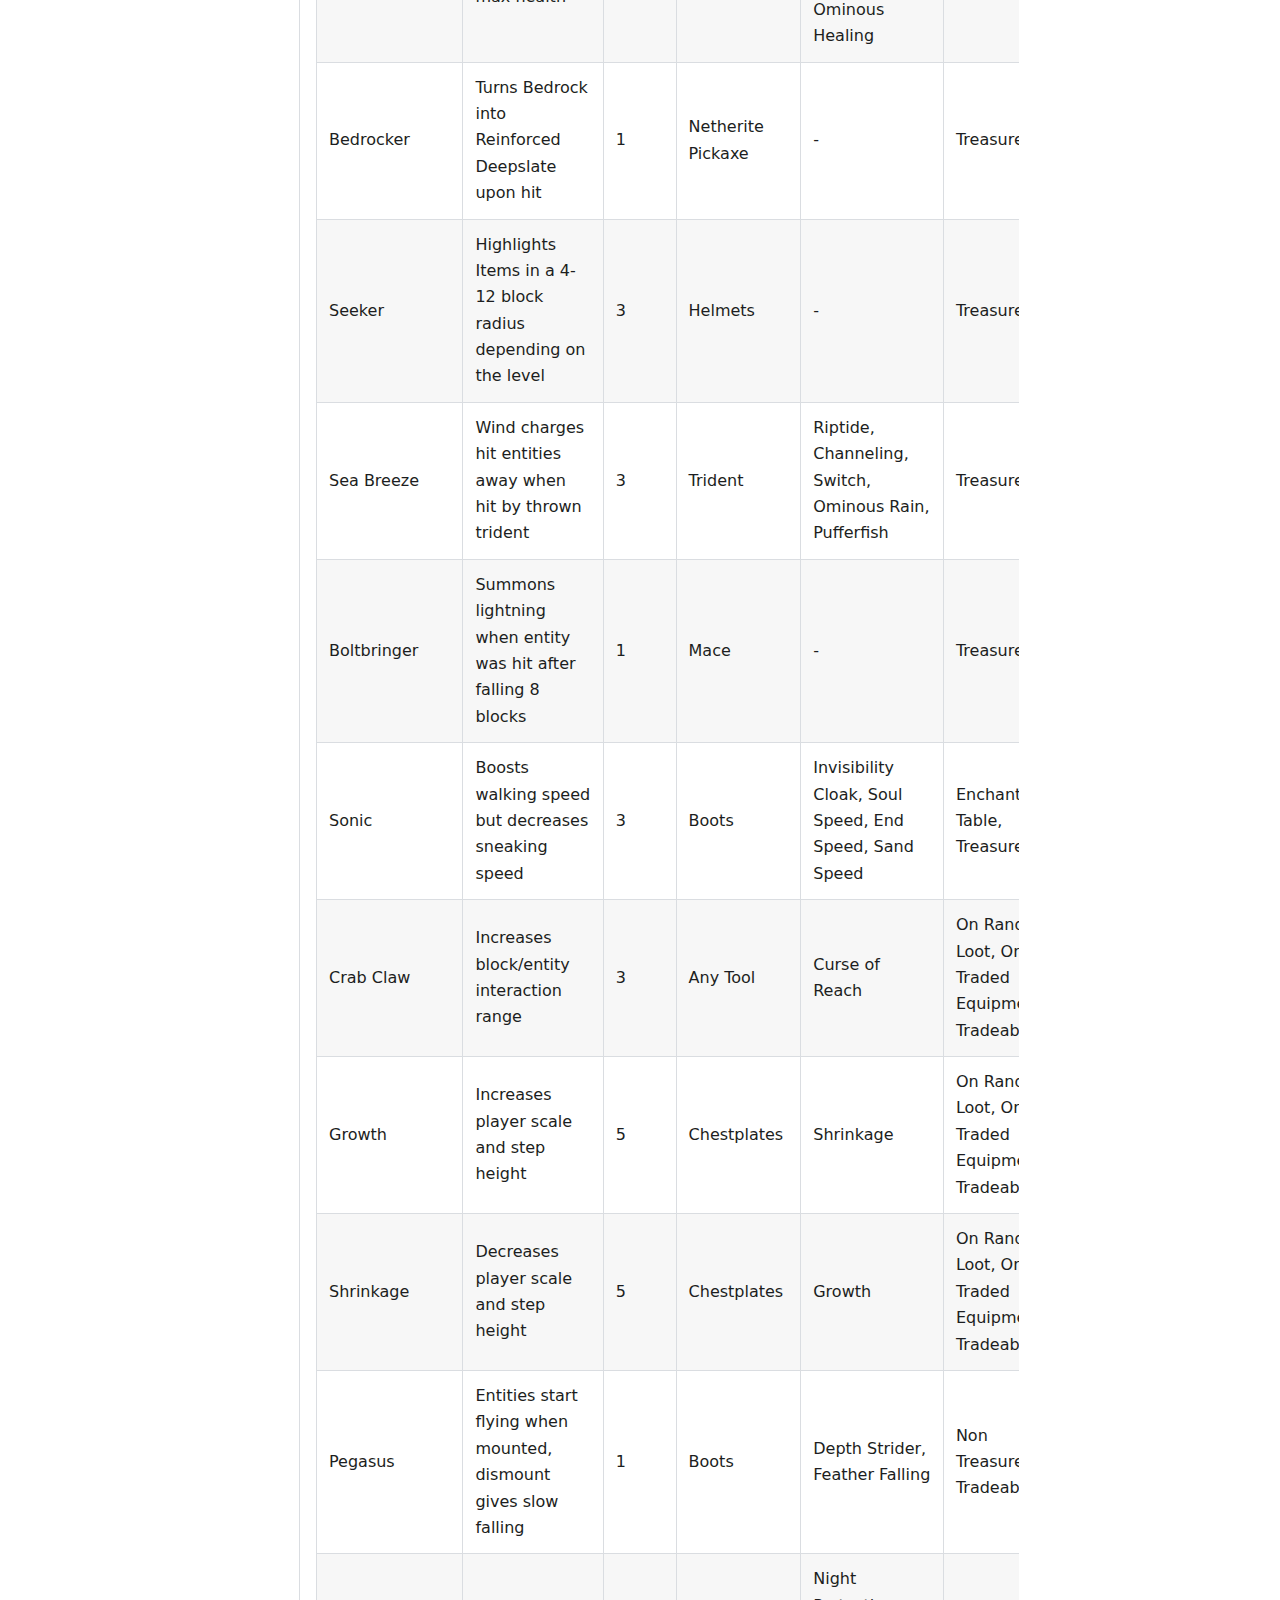
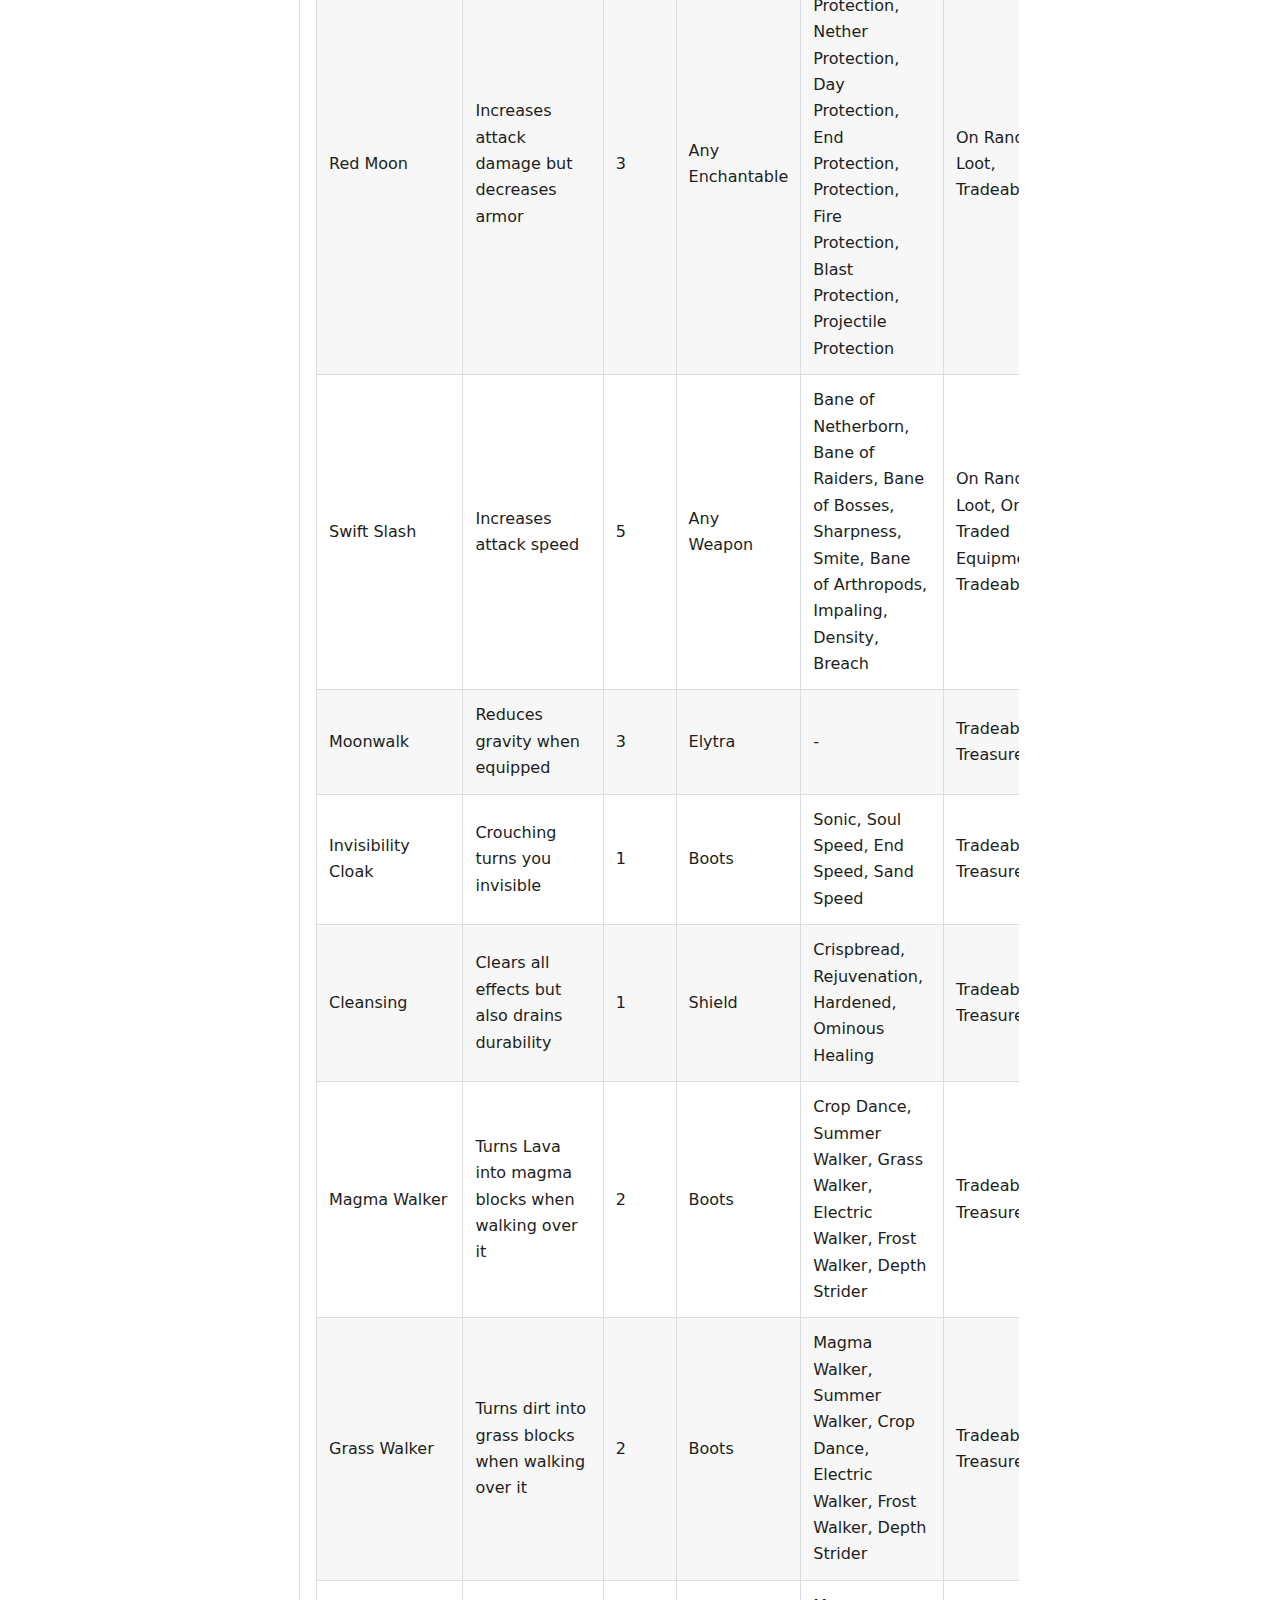
<file: docs/enchants/custom-enchant-list/index.html>
<!doctype html>
<html lang="en" dir="ltr" class="docs-wrapper plugin-docs plugin-id-default docs-version-current docs-doc-page docs-doc-id-enchants/custom-enchant-list" data-has-hydrated="false">
<head>
<meta charset="UTF-8">
<meta name="generator" content="Docusaurus v3.5.2">
<title data-rh="true">Custom Enchantments | Nideout SMP</title><meta data-rh="true" name="viewport" content="width=device-width,initial-scale=1"><meta data-rh="true" name="twitter:card" content="summary_large_image"><meta data-rh="true" property="og:image" content="https://your-docusaurus-site.example.com/img/docusaurus-social-card.jpg"><meta data-rh="true" name="twitter:image" content="https://your-docusaurus-site.example.com/img/docusaurus-social-card.jpg"><meta data-rh="true" property="og:url" content="https://your-docusaurus-site.example.com/docs/enchants/custom-enchant-list"><meta data-rh="true" property="og:locale" content="en"><meta data-rh="true" name="docusaurus_locale" content="en"><meta data-rh="true" name="docsearch:language" content="en"><meta data-rh="true" name="docusaurus_version" content="current"><meta data-rh="true" name="docusaurus_tag" content="docs-default-current"><meta data-rh="true" name="docsearch:version" content="current"><meta data-rh="true" name="docsearch:docusaurus_tag" content="docs-default-current"><meta data-rh="true" property="og:title" content="Custom Enchantments | Nideout SMP"><meta data-rh="true" name="description" content="List of custom enchantments in Nideout SMP"><meta data-rh="true" property="og:description" content="List of custom enchantments in Nideout SMP"><link data-rh="true" rel="icon" href="/img/favicon.ico"><link data-rh="true" rel="canonical" href="https://your-docusaurus-site.example.com/docs/enchants/custom-enchant-list"><link data-rh="true" rel="alternate" href="https://your-docusaurus-site.example.com/docs/enchants/custom-enchant-list" hreflang="en"><link data-rh="true" rel="alternate" href="https://your-docusaurus-site.example.com/docs/enchants/custom-enchant-list" hreflang="x-default"><link rel="stylesheet" href="/assets/css/styles.75e0ce46.css">
<script src="/assets/js/runtime~main.56f1f0cd.js" defer="defer"></script>
<script src="/assets/js/main.fc49beaa.js" defer="defer"></script>
</head>
<body class="navigation-with-keyboard">
<script>!function(){function t(t){document.documentElement.setAttribute("data-theme",t)}var e=function(){try{return new URLSearchParams(window.location.search).get("docusaurus-theme")}catch(t){}}()||function(){try{return window.localStorage.getItem("theme")}catch(t){}}();t(null!==e?e:"light")}(),function(){try{const n=new URLSearchParams(window.location.search).entries();for(var[t,e]of n)if(t.startsWith("docusaurus-data-")){var a=t.replace("docusaurus-data-","data-");document.documentElement.setAttribute(a,e)}}catch(t){}}()</script><div id="__docusaurus"><div role="region" aria-label="Skip to main content"><a class="skipToContent_fXgn" href="#__docusaurus_skipToContent_fallback">Skip to main content</a></div><nav aria-label="Main" class="navbar navbar--fixed-top"><div class="navbar__inner"><div class="navbar__items"><button aria-label="Toggle navigation bar" aria-expanded="false" class="navbar__toggle clean-btn" type="button"><svg width="30" height="30" viewBox="0 0 30 30" aria-hidden="true"><path stroke="currentColor" stroke-linecap="round" stroke-miterlimit="10" stroke-width="2" d="M4 7h22M4 15h22M4 23h22"></path></svg></button><a class="navbar__brand" href="/"><b class="navbar__title text--truncate">Nideout</b></a><a aria-current="page" class="navbar__item navbar__link navbar__link--active" href="/docs/intro">Wiki</a></div><div class="navbar__items navbar__items--right"><div class="toggle_vylO colorModeToggle_DEke"><button class="clean-btn toggleButton_gllP toggleButtonDisabled_aARS" type="button" disabled="" title="Switch between dark and light mode (currently light mode)" aria-label="Switch between dark and light mode (currently light mode)" aria-live="polite"><svg viewBox="0 0 24 24" width="24" height="24" class="lightToggleIcon_pyhR"><path fill="currentColor" d="M12,9c1.65,0,3,1.35,3,3s-1.35,3-3,3s-3-1.35-3-3S10.35,9,12,9 M12,7c-2.76,0-5,2.24-5,5s2.24,5,5,5s5-2.24,5-5 S14.76,7,12,7L12,7z M2,13l2,0c0.55,0,1-0.45,1-1s-0.45-1-1-1l-2,0c-0.55,0-1,0.45-1,1S1.45,13,2,13z M20,13l2,0c0.55,0,1-0.45,1-1 s-0.45-1-1-1l-2,0c-0.55,0-1,0.45-1,1S19.45,13,20,13z M11,2v2c0,0.55,0.45,1,1,1s1-0.45,1-1V2c0-0.55-0.45-1-1-1S11,1.45,11,2z M11,20v2c0,0.55,0.45,1,1,1s1-0.45,1-1v-2c0-0.55-0.45-1-1-1C11.45,19,11,19.45,11,20z M5.99,4.58c-0.39-0.39-1.03-0.39-1.41,0 c-0.39,0.39-0.39,1.03,0,1.41l1.06,1.06c0.39,0.39,1.03,0.39,1.41,0s0.39-1.03,0-1.41L5.99,4.58z M18.36,16.95 c-0.39-0.39-1.03-0.39-1.41,0c-0.39,0.39-0.39,1.03,0,1.41l1.06,1.06c0.39,0.39,1.03,0.39,1.41,0c0.39-0.39,0.39-1.03,0-1.41 L18.36,16.95z M19.42,5.99c0.39-0.39,0.39-1.03,0-1.41c-0.39-0.39-1.03-0.39-1.41,0l-1.06,1.06c-0.39,0.39-0.39,1.03,0,1.41 s1.03,0.39,1.41,0L19.42,5.99z M7.05,18.36c0.39-0.39,0.39-1.03,0-1.41c-0.39-0.39-1.03-0.39-1.41,0l-1.06,1.06 c-0.39,0.39-0.39,1.03,0,1.41s1.03,0.39,1.41,0L7.05,18.36z"></path></svg><svg viewBox="0 0 24 24" width="24" height="24" class="darkToggleIcon_wfgR"><path fill="currentColor" d="M9.37,5.51C9.19,6.15,9.1,6.82,9.1,7.5c0,4.08,3.32,7.4,7.4,7.4c0.68,0,1.35-0.09,1.99-0.27C17.45,17.19,14.93,19,12,19 c-3.86,0-7-3.14-7-7C5,9.07,6.81,6.55,9.37,5.51z M12,3c-4.97,0-9,4.03-9,9s4.03,9,9,9s9-4.03,9-9c0-0.46-0.04-0.92-0.1-1.36 c-0.98,1.37-2.58,2.26-4.4,2.26c-2.98,0-5.4-2.42-5.4-5.4c0-1.81,0.89-3.42,2.26-4.4C12.92,3.04,12.46,3,12,3L12,3z"></path></svg></button></div><div class="navbarSearchContainer_Bca1"></div></div></div><div role="presentation" class="navbar-sidebar__backdrop"></div></nav><div id="__docusaurus_skipToContent_fallback" class="main-wrapper mainWrapper_z2l0"><div class="docsWrapper_hBAB"><button aria-label="Scroll back to top" class="clean-btn theme-back-to-top-button backToTopButton_sjWU" type="button"></button><div class="docRoot_UBD9"><aside class="theme-doc-sidebar-container docSidebarContainer_YfHR"><div class="sidebarViewport_aRkj"><div class="sidebar_njMd"><nav aria-label="Docs sidebar" class="menu thin-scrollbar menu_SIkG"><ul class="theme-doc-sidebar-menu menu__list"><li class="theme-doc-sidebar-item-link theme-doc-sidebar-item-link-level-1 menu__list-item"><a class="menu__link" href="/docs/intro">Nideout SMP</a></li><li class="theme-doc-sidebar-item-category theme-doc-sidebar-item-category-level-1 menu__list-item"><div class="menu__list-item-collapsible"><a class="menu__link menu__link--sublist menu__link--active" href="/docs/category/enchantments">Enchantments</a><button aria-label="Collapse sidebar category &#x27;Enchantments&#x27;" aria-expanded="true" type="button" class="clean-btn menu__caret"></button></div><ul style="display:block;overflow:visible;height:auto" class="menu__list"><li class="theme-doc-sidebar-item-link theme-doc-sidebar-item-link-level-2 menu__list-item"><a class="menu__link" tabindex="0" href="/docs/enchants/beyond-enchant-limit">Enchant Limit Updated</a></li><li class="theme-doc-sidebar-item-link theme-doc-sidebar-item-link-level-2 menu__list-item"><a class="menu__link menu__link--active" aria-current="page" tabindex="0" href="/docs/enchants/custom-enchant-list">Custom Enchant List</a></li></ul></li><li class="theme-doc-sidebar-item-category theme-doc-sidebar-item-category-level-1 menu__list-item menu__list-item--collapsed"><div class="menu__list-item-collapsible"><a class="menu__link menu__link--sublist" href="/docs/category/market">Market</a><button aria-label="Expand sidebar category &#x27;Market&#x27;" aria-expanded="false" type="button" class="clean-btn menu__caret"></button></div></li><li class="theme-doc-sidebar-item-category theme-doc-sidebar-item-category-level-1 menu__list-item menu__list-item--collapsed"><div class="menu__list-item-collapsible"><a class="menu__link menu__link--sublist" href="/docs/category/others">Others</a><button aria-label="Expand sidebar category &#x27;Others&#x27;" aria-expanded="false" type="button" class="clean-btn menu__caret"></button></div></li></ul></nav></div></div></aside><main class="docMainContainer_TBSr"><div class="container padding-top--md padding-bottom--lg"><div class="row"><div class="col docItemCol_VOVn"><div class="docItemContainer_Djhp"><article><nav class="theme-doc-breadcrumbs breadcrumbsContainer_Z_bl" aria-label="Breadcrumbs"><ul class="breadcrumbs" itemscope="" itemtype="https://schema.org/BreadcrumbList"><li class="breadcrumbs__item"><a aria-label="Home page" class="breadcrumbs__link" href="/"><svg viewBox="0 0 24 24" class="breadcrumbHomeIcon_YNFT"><path d="M10 19v-5h4v5c0 .55.45 1 1 1h3c.55 0 1-.45 1-1v-7h1.7c.46 0 .68-.57.33-.87L12.67 3.6c-.38-.34-.96-.34-1.34 0l-8.36 7.53c-.34.3-.13.87.33.87H5v7c0 .55.45 1 1 1h3c.55 0 1-.45 1-1z" fill="currentColor"></path></svg></a></li><li itemscope="" itemprop="itemListElement" itemtype="https://schema.org/ListItem" class="breadcrumbs__item"><a class="breadcrumbs__link" itemprop="item" href="/docs/category/enchantments"><span itemprop="name">Enchantments</span></a><meta itemprop="position" content="1"></li><li itemscope="" itemprop="itemListElement" itemtype="https://schema.org/ListItem" class="breadcrumbs__item breadcrumbs__item--active"><span class="breadcrumbs__link" itemprop="name">Custom Enchant List</span><meta itemprop="position" content="2"></li></ul></nav><div class="theme-doc-markdown markdown"><header><h1>Custom Enchantments</h1></header>
<p>We are excited to introduce a set of custom enchantments to enhance your gameplay experience. These enchantments offer unique abilities and effects, allowing players to tailor their gear to fit their play style. Below are the details of the custom enchantments available in Nideout SMP:</p>
<table><thead><tr><th>Name</th><th>Description</th><th>Max Level</th><th>Applied to</th><th>Incompatible with</th><th>Obtainable at</th></tr></thead><tbody><tr><td>Blindness Splash</td><td>Arrows spawn a blindness area effect cloud upon landing</td><td>1</td><td>Bow, Crossbow</td><td>Infinity, Bomber, Sting, Forge Shot, Ender Shot, Evokers Wrath, Glass Breaker, Lightning Bolt, Any Splash Enchantment, Flare</td><td>Enchanting Table, On Mob Spawn Equipment, On Random Loot, On Traded Equipment</td></tr><tr><td>Glowing Splash</td><td>Arrows spawn a glowing area effect cloud upon landing</td><td>1</td><td>Bow, Crossbow</td><td>Infinity, Bomber, Sting, Forge Shot, Ender Shot, Evokers Wrath, Glass Breaker, Lightning Bolt, Any Splash Enchantment, Flare</td><td>Enchanting Table, On Mob Spawn Equipment, On Random Loot, On Traded Equipment</td></tr><tr><td>Hunger Splash</td><td>Arrows spawn a hunger area effect cloud upon landing</td><td>1</td><td>Bow, Crossbow</td><td>Infinity, Bomber, Sting, Forge Shot, Ender Shot, Evokers Wrath, Glass Breaker, Lightning Bolt, Any Splash Enchantment, Flare</td><td>Enchanting Table, On Mob Spawn Equipment, On Random Loot, On Traded Equipment</td></tr><tr><td>Invisibility Splash</td><td>Arrows spawn an invisibility area effect cloud upon landing</td><td>1</td><td>Bow, Crossbow</td><td>Infinity, Bomber, Sting, Forge Shot, Ender Shot, Evokers Wrath, Glass Breaker, Lightning Bolt, Any Splash Enchantment, Flare</td><td>Enchanting Table, On Mob Spawn Equipment, On Random Loot, On Traded Equipment</td></tr><tr><td>Levitation Splash</td><td>Arrows spawn a levitation area effect cloud upon landing</td><td>1</td><td>Bow, Crossbow</td><td>Infinity, Bomber, Sting, Forge Shot, Ender Shot, Evokers Wrath, Glass Breaker, Lightning Bolt, Any Splash Enchantment, Flare</td><td>Enchanting Table, On Mob Spawn Equipment, On Random Loot, On Traded Equipment</td></tr><tr><td>Poison Splash</td><td>Arrows spawn a poison area effect cloud upon landing</td><td>1</td><td>Bow, Crossbow</td><td>Infinity, Bomber, Sting, Forge Shot, Ender Shot, Evokers Wrath, Glass Breaker, Lightning Bolt, Any Splash Enchantment, Flare</td><td>Enchanting Table, On Mob Spawn Equipment, On Random Loot, On Traded Equipment</td></tr><tr><td>Regeneration Splash</td><td>Arrows spawn a regeneration area effect cloud upon landing</td><td>1</td><td>Bow, Crossbow</td><td>Infinity, Bomber, Sting, Forge Shot, Ender Shot, Evokers Wrath, Glass Breaker, Lightning Bolt, Any Splash Enchantment, Flare</td><td>Enchanting Table, On Mob Spawn Equipment, On Random Loot, On Traded Equipment</td></tr><tr><td>Saturation Splash</td><td>Arrows spawn a saturation area effect cloud upon landing</td><td>1</td><td>Bow, Crossbow</td><td>Infinity, Bomber, Sting, Forge Shot, Ender Shot, Evokers Wrath, Glass Breaker, Lightning Bolt, Any Splash Enchantment, Flare</td><td>Enchanting Table, On Mob Spawn Equipment, On Random Loot, On Traded Equipment</td></tr><tr><td>Weakness Splash</td><td>Arrows spawn a weakness area effect cloud upon landing</td><td>1</td><td>Bow, Crossbow</td><td>Infinity, Bomber, Sting, Forge Shot, Ender Shot, Evokers Wrath, Glass Breaker, Lightning Bolt, Any Splash Enchantment, Flare</td><td>Enchanting Table, On Mob Spawn Equipment, On Random Loot, On Traded Equipment</td></tr><tr><td>Wither Splash</td><td>Arrows spawn a wither area effect cloud upon landing</td><td>1</td><td>Bow, Crossbow</td><td>Infinity, Bomber, Sting, Forge Shot, Ender Shot, Evokers Wrath, Glass Breaker, Lightning Bolt, Any Splash Enchantment, Flare</td><td>Enchanting Table, On Mob Spawn Equipment, On Random Loot, On Traded Equipment</td></tr><tr><td>Flare</td><td>Arrows explode like fireworks</td><td>5</td><td>Bow, Crossbow</td><td>Infinity, Bomber, Sting, Forge Shot, Ender Shot, Evokers Wrath, Glass Breaker, Lightning Bolt, Any Splash Enchantment</td><td>Enchanting Table, Treasure</td></tr><tr><td>Day Protection</td><td>Twice the damage protection but works only at day time (overworld)</td><td>4</td><td>Any Armor</td><td>Night Protection, Nether Protection, End Protection, Red Moon, Protection, Fire Protection, Blast Protection, Projectile Protection</td><td>Enchanting Table, On Mob Spawn Equipment, On Random Loot, On Traded Equipment</td></tr><tr><td>Night Protection</td><td>Twice the damage protection but works only at night time (overworld)</td><td>4</td><td>Any Armor</td><td>Day Protection, Nether Protection, End Protection, Red Moon, Protection, Fire Protection, Blast Protection, Projectile Protection</td><td>Enchanting Table, On Mob Spawn Equipment, On Random Loot, On Traded Equipment</td></tr><tr><td>Nether Protection</td><td>Twice the damage protection but works only in the Nether</td><td>4</td><td>Any Armor</td><td>Day Protection, Night Protection, End Protection, Red Moon, Protection, Fire Protection, Blast Protection, Projectile Protection</td><td>Enchanting Table, On Mob Spawn Equipment, On Random Loot, On Traded Equipment</td></tr><tr><td>End Protection</td><td>Twice the damage protection but works only in the End</td><td>4</td><td>Any Armor</td><td>Day Protection, Night Protection, Nether Protection, Red Moon, Protection, Fire Protection, Blast Protection, Projectile Protection</td><td>Enchanting Table, On Mob Spawn Equipment, On Random Loot, On Traded Equipment</td></tr><tr><td>Creeper Alloy</td><td>Causes an explosion when you are hit</td><td>3</td><td>Chestplates</td><td>Bulletproof, Fire Alloy, Ice Alloy, Darkness Alloy, Shulker Shell</td><td>Enchanting Table, On Random Loot, Tradeable, Treasure</td></tr><tr><td>Fire Alloy</td><td>Ignites attacking entities</td><td>3</td><td>Chestplates</td><td>Bulletproof, Creeper Alloy, Ice Alloy, Darkness Alloy, Shulker Shell</td><td>Enchanting Table, On Random Loot, Tradeable, Treasure</td></tr><tr><td>Ice Alloy</td><td>Freezes attacking entities</td><td>3</td><td>Chestplates</td><td>Bulletproof, Creeper Alloy, Fire Alloy, Darkness Alloy, Shulker Shell</td><td>Enchanting Table, On Random Loot, Tradeable, Treasure</td></tr><tr><td>Darkness Alloy</td><td>Gives attacking entities darkness effect</td><td>3</td><td>Chestplates</td><td>Bulletproof, Creeper Alloy, Fire Alloy, Ice Alloy, Shulker Shell</td><td>Enchanting Table, On Random Loot, Tradeable, Treasure</td></tr><tr><td>Shulker Shell</td><td>Firework, Tridents, Arrows shot at wearer fall when standing still</td><td>1</td><td>Chestplates</td><td>Bulletproof, Creeper Alloy, Fire Alloy, Ice Alloy, Darkness Alloy</td><td>Treasure</td></tr><tr><td>Bunny Hop</td><td>Lets you jump higher</td><td>3</td><td>Leggings</td><td>Enderscape, Swift Sneak</td><td>Enchanting Table, Treasure</td></tr><tr><td>End Speed</td><td>Increases movement speed in the End</td><td>3</td><td>Boots</td><td>Invisibility Cloak, Soul Speed, Sonic, Sand Speed</td><td>Treasure</td></tr><tr><td>Sand Speed</td><td>Increases movement speed on sand</td><td>3</td><td>Boots</td><td>Invisibility Cloak, Soul Speed, End Speed, Sonic</td><td>Treasure</td></tr><tr><td>Crispbread</td><td>Saturation effect when equipped</td><td>3</td><td>Shield</td><td>Cleansing, Rejuvenation, Hardened, Ominous Healing</td><td>Treasure</td></tr><tr><td>Crop Dance</td><td>Sneak-dance to let crops around you grow</td><td>1</td><td>Boots</td><td>Magma Walker, Summer Walker, Grass Walker, Electric Walker, Frost Walker, Depth Strider</td><td>Treasure, Non-Treasure</td></tr><tr><td>Ender Shot</td><td>Teleports hit entities randomly</td><td>1</td><td>Bow, Crossbow</td><td>Infinity, Bomber, Sting, Forge Shot, Ender Shot, Evokers Wrath, Glass Breaker, Lightning Bolt, Any Splash Enchantment, Flare</td><td>Enchanting Table, On Random Loot, On Traded Equipment, Tradeable</td></tr><tr><td>Enderscape</td><td>You teleport randomly in a 5 block radius when hit on the surface</td><td>1</td><td>Leggings</td><td>Swift Sneak, Bunny Hop</td><td>Non Treasure</td></tr><tr><td>Evokers Wrath</td><td>Arrows spawn Evoker Fangs when they land</td><td>1</td><td>Crossbow</td><td>Quick Charge, Infinity, Sting, Glass Breaker, Lightning Bolt, Forge Shot, Ender Shot, Flare</td><td>Non Treasure</td></tr><tr><td>Forge Shot</td><td>Arrows spawn falling Anvils when they land</td><td>1</td><td>Bow, Crossbow</td><td>Quick Charge, Infinity, Sting, Glass Breaker, Lightning Bolt, Evokers Wrath, Ender Shot, Flare</td><td>Non Treasure</td></tr><tr><td>Glass Breaker</td><td>Arrows break Glass Blocks/Panes when they land</td><td>1</td><td>Bow, Crossbow</td><td>Quick Charge, Infinity, Sting, Forge Shot, Lightning Bolt, Evokers Wrath, Ender Shot, Flare</td><td>Non Treasure</td></tr><tr><td>Hardened</td><td>Extra armor when equipped</td><td>5</td><td>Shield</td><td>Crispbread, Rejuvenation, Cleansing, Ominous Healing</td><td>Non Treasure</td></tr><tr><td>Phantom Menace</td><td>Increases Damage against Phantoms</td><td>5</td><td>Bow, Crossbow</td><td>-</td><td>Non Treasure</td></tr><tr><td>Pufferfish</td><td>Has a chance to spawn a pufferfish when the hit entity is in water</td><td>1</td><td>Trident</td><td>Riptide, Channeling, Switch, Ominous Rain, Sea Breeze</td><td>Non Treasure</td></tr><tr><td>Rabbit&#x27;s Foot</td><td>Increases luck attribute</td><td>5</td><td>Boots</td><td>-</td><td>Non Treasure</td></tr><tr><td>Gluttony</td><td>Sucks up items in a 2-10 block radius depending on the level</td><td>5</td><td>Any Tool</td><td>Crab Claw</td><td>Enchanting Table, Treasure</td></tr><tr><td>Handyman</td><td>Keeps repair cost low</td><td>1</td><td>Any Enchantable</td><td>Mending, Midas Touch, Sacrifice</td><td>Enchanting Table, On Mob Spawn</td></tr><tr><td>Sacrifice</td><td>Repairs Tools/Armor when wearer gets hit by entities</td><td>5</td><td>All Enchantable</td><td>Mending, Midas Touch, Handyman</td><td>Treasure, Non Treasure</td></tr><tr><td>Leech</td><td>Regenerate health when hitting entities</td><td>1</td><td>Swords</td><td>-</td><td>Enchanting Table, Treasure</td></tr><tr><td>Midas Touch</td><td>Negotiates some of the durability damage</td><td>1</td><td>Golden Tools &amp; Armor</td><td>Mending, Handyman, Sacrifice</td><td>Enchanting Table, On Mob Spawn</td></tr><tr><td>Night Vision</td><td>Gives the wearer night vision effect</td><td>1</td><td>Helmets</td><td>-</td><td>Enchanting Table, On Traded Equipment</td></tr><tr><td>Pacifier</td><td>Has a chance to make hit entities harmless for a short period</td><td>1</td><td>Swords &amp; Mace</td><td>Any Aspect Enchantment, Pickpocket, Poppy Peace</td><td>Enchanting Table, Treasure</td></tr><tr><td>Bane of Bosses</td><td>Inflicts more damage to boss mobs</td><td>5</td><td>Any Weapon</td><td>Bane of Netherborn, Bane of Raiders, Swift Slash, Sharpness, Smite, Bane of Arthropods, Impaling</td><td>Non Treasure</td></tr><tr><td>Bane of Raiders</td><td>Inflicts more damage to raid mobs</td><td>5</td><td>Any Weapon</td><td>Bane of Netherborn, Bane of Bosses, Swift Slash, Sharpness, Smite, Bane of Arthropods, Impaling</td><td>Non Treasure</td></tr><tr><td>Bane of Netherborn</td><td>Inflicts more damage to nether mobs</td><td>5</td><td>Any Weapon</td><td>Bane of Bosses, Bane of Raiders, Swift Slash, Sharpness, Smite, Bane of Arthropods, Impaling</td><td>Non Treasure</td></tr><tr><td>Infested Aspect</td><td>Applies infested effect to hit entities</td><td>2</td><td>Swords &amp; Mace</td><td>Any Aspect Enchantment, Pacifier</td><td>Non Treasure</td></tr><tr><td>Hunger Aspect</td><td>Applies hunger effect to hit entities</td><td>2</td><td>Swords &amp; Mace</td><td>Any Aspect Enchantment, Pacifier</td><td>Non Treasure</td></tr><tr><td>Levitation Aspect</td><td>Applies levitation effect to hit entities</td><td>2</td><td>Swords &amp; Mace</td><td>Any Aspect Enchantment, Pacifier</td><td>Non Treasure</td></tr><tr><td>Oozing Aspect</td><td>Applies oozing effect to hit entities</td><td>2</td><td>Swords &amp; Mace</td><td>Any Aspect Enchantment, Pacifier</td><td>Non Treasure</td></tr><tr><td>Bomber</td><td>Arrows explode when an entity was hit</td><td>2</td><td>Bow, Crossbow</td><td>Infinity, Sting, Forge Shot, Ender Shot, Evokers Wrath, Glass Breaker, Lightning Bolt, Flare</td><td>Treasure</td></tr><tr><td>Bulletproof</td><td>10% chance of protecting the wearer from shulker bullets</td><td>1</td><td>Chestplates</td><td>Creeper Alloy, Fire Alloy, Ice Alloy, Darkness Alloy</td><td>Treasure</td></tr><tr><td>Ominous Healing</td><td>Has a 60% chance to spawn a healing lingering potion when hit</td><td>1</td><td>Shield</td><td>Crispbread, Rejuvenation, Hardened, Cleansing</td><td>Treasure</td></tr><tr><td>Ominous Rain</td><td>Summons ominous projectiles when projectile lands</td><td>1</td><td>Trident</td><td>Riptide, Channeling, Switch, Pufferfish, Sea Breeze</td><td>Treasure</td></tr><tr><td>Switch</td><td>Swaps places with hit entity</td><td>1</td><td>Trident</td><td>Riptide, Channeling, Ominous Rain, Pufferfish, Sea Breeze</td><td>Treasure</td></tr><tr><td>Haste</td><td>Applies Haste effect when in mainhand equipped</td><td>3</td><td>Any Tool, Shears</td><td>Fortune</td><td>Treasure, Non Treasure</td></tr><tr><td>Safe Landing</td><td>Increases safe landing height</td><td>5</td><td>Elytra</td><td>-</td><td>Non Treasure</td></tr><tr><td>Scholar of Blocks</td><td>More experience from mining blocks</td><td>3</td><td>Any Tool</td><td>Scholar of Mobs</td><td>Non Treasure</td></tr><tr><td>Scholar of Mobs</td><td>More experience from killing entities</td><td>3</td><td>Any Weapon</td><td>Scholar of Blocks</td><td>Non Treasure</td></tr><tr><td>Poppy Peace</td><td>Hit Iron Golems don&#x27;t get angry towards you</td><td>1</td><td>Any Weapon</td><td>Pickpocket, Pacifier</td><td>Non Treasure</td></tr><tr><td>Pickpocket</td><td>Right Click to steal items from villager inventories</td><td>1</td><td>Chestplates</td><td>Poppy Peace, Pacifier</td><td>Non Treasure</td></tr><tr><td>Rejuvenation</td><td>Increases max health</td><td>5</td><td>Shield</td><td>Crispbread, Cleansing, Hardened, Ominous Healing</td><td>Treasure</td></tr><tr><td>Bedrocker</td><td>Turns Bedrock into Reinforced Deepslate upon hit</td><td>1</td><td>Netherite Pickaxe</td><td>-</td><td>Treasure</td></tr><tr><td>Seeker</td><td>Highlights Items in a 4-12 block radius depending on the level</td><td>3</td><td>Helmets</td><td>-</td><td>Treasure</td></tr><tr><td>Sea Breeze</td><td>Wind charges hit entities away when hit by thrown trident</td><td>3</td><td>Trident</td><td>Riptide, Channeling, Switch, Ominous Rain, Pufferfish</td><td>Treasure</td></tr><tr><td>Boltbringer</td><td>Summons lightning when entity was hit after falling 8 blocks</td><td>1</td><td>Mace</td><td>-</td><td>Treasure</td></tr><tr><td>Sonic</td><td>Boosts walking speed but decreases sneaking speed</td><td>3</td><td>Boots</td><td>Invisibility Cloak, Soul Speed, End Speed, Sand Speed</td><td>Enchanting Table, Treasure</td></tr><tr><td>Crab Claw</td><td>Increases block/entity interaction range</td><td>3</td><td>Any Tool</td><td>Curse of Reach</td><td>On Random Loot, On Traded Equipment, Tradeable</td></tr><tr><td>Growth</td><td>Increases player scale and step height</td><td>5</td><td>Chestplates</td><td>Shrinkage</td><td>On Random Loot, On Traded Equipment, Tradeable</td></tr><tr><td>Shrinkage</td><td>Decreases player scale and step height</td><td>5</td><td>Chestplates</td><td>Growth</td><td>On Random Loot, On Traded Equipment, Tradeable</td></tr><tr><td>Pegasus</td><td>Entities start flying when mounted, dismount gives slow falling</td><td>1</td><td>Boots</td><td>Depth Strider, Feather Falling</td><td>Non Treasure, Tradeable</td></tr><tr><td>Red Moon</td><td>Increases attack damage but decreases armor</td><td>3</td><td>Any Enchantable</td><td>Night Protection, Nether Protection, Day Protection, End Protection, Protection, Fire Protection, Blast Protection, Projectile Protection</td><td>On Random Loot, Tradeable</td></tr><tr><td>Swift Slash</td><td>Increases attack speed</td><td>5</td><td>Any Weapon</td><td>Bane of Netherborn, Bane of Raiders, Bane of Bosses, Sharpness, Smite, Bane of Arthropods, Impaling, Density, Breach</td><td>On Random Loot, On Traded Equipment, Tradeable</td></tr><tr><td>Moonwalk</td><td>Reduces gravity when equipped</td><td>3</td><td>Elytra</td><td>-</td><td>Tradeable, Treasure</td></tr><tr><td>Invisibility Cloak</td><td>Crouching turns you invisible</td><td>1</td><td>Boots</td><td>Sonic, Soul Speed, End Speed, Sand Speed</td><td>Tradeable, Treasure</td></tr><tr><td>Cleansing</td><td>Clears all effects but also drains durability</td><td>1</td><td>Shield</td><td>Crispbread, Rejuvenation, Hardened, Ominous Healing</td><td>Tradeable, Treasure</td></tr><tr><td>Magma Walker</td><td>Turns Lava into magma blocks when walking over it</td><td>2</td><td>Boots</td><td>Crop Dance, Summer Walker, Grass Walker, Electric Walker, Frost Walker, Depth Strider</td><td>Tradeable, Treasure</td></tr><tr><td>Grass Walker</td><td>Turns dirt into grass blocks when walking over it</td><td>2</td><td>Boots</td><td>Magma Walker, Summer Walker, Crop Dance, Electric Walker, Frost Walker, Depth Strider</td><td>Tradeable, Treasure</td></tr><tr><td>Summer Walker</td><td>Melts snow when walking over it</td><td>2</td><td>Boots</td><td>Magma Walker, Crop Dance, Grass Walker, Electric Walker, Frost Walker, Depth Strider</td><td>Tradeable, Treasure</td></tr><tr><td>Electric Walker</td><td>Powers Redstone briefly when walking over it</td><td>1</td><td>Boots</td><td>Magma Walker, Summer Walker, Grass Walker, Crop Dance, Frost Walker, Depth Strider</td><td>Tradeable, Treasure</td></tr><tr><td>Curse of Hiding</td><td>Hit entities turn invisible</td><td>1</td><td>Swords</td><td>-</td><td>On Mob Spawn Equipment, On Random Loot, Treasure</td></tr><tr><td>Curse of Reach</td><td>Reduces block/entity interaction range</td><td>1</td><td>Any Tool</td><td>Crab Claw</td><td>On Mob Spawn Equipment, On Random Loot, Treasure</td></tr><tr><td>Curse of Fragility</td><td>Drains durability faster</td><td>1</td><td>Any Weapon</td><td>-</td><td>On Mob Spawn Equipment, On Random Loot, Treasure</td></tr><tr><td>Curse of Welfare</td><td>Destroys items in a 3 block radius</td><td>1</td><td>Any Tool</td><td>Gluttony</td><td>On Mob Spawn Equipment, On Random Loot, Treasure</td></tr><tr><td>Curse of Randomness</td><td>Rerolls weapon enchantments on each hit</td><td>1</td><td>Any Weapon</td><td>-</td><td>On Mob Spawn Equipment, On Random Loot, Treasure</td></tr><tr><td>Curse of Death</td><td>Small chance of dying when attacking</td><td>1</td><td>Swords</td><td>-</td><td>On Mob Spawn Equipment, On Random Loot, Treasure</td></tr><tr><td>Curse of Breeze</td><td>Attacker gets wind charged when attacking</td><td>1</td><td>Swords</td><td>-</td><td>On Mob Spawn Equipment, On Random Loot, Treasure</td></tr><tr><td>Curse of Crank</td><td>Hurts the wearer when not moving</td><td>1</td><td>Any Armor</td><td>-</td><td>On Mob Spawn Equipment, On Random Loot, Treasure</td></tr><tr><td>Sting</td><td>Summons an angry Bee when an entity is hit</td><td>1</td><td>Crossbow</td><td>Infinity, Bomber, Ender Shot, Forge Shot, Evokers Wrath, Glass Breaker, Lightning Bolt, Any Splash Enchantment, Flare</td><td>On Traded Equipment, Tradeable</td></tr><tr><td>Lightning Bolt</td><td>Summons lightning upon hit entities when they can see the sky</td><td>1</td><td>Bow, Crossbow</td><td>Infinity, Bomber, Ender Shot, Forge Shot, Evokers Wrath, Glass Breaker, Sting, Any Splash Enchantment, Flare</td><td>On Traded Equipment, Tradeable</td></tr><tr><td>25+ Different Trail Enchantments</td><td>Leaves behind a trail of particles when the wearer moves</td><td>1</td><td>Any Armor</td><td>-</td><td>Enchanting Table, On Mob Spawn Equipment, On Random Loot, On Traded Equipment</td></tr><tr><td>25+ Different Arrow Trail Enchantments</td><td>Leaves behind a trail of particles when an arrow is shot</td><td>1</td><td>Bow, Crossbow</td><td>-</td><td>Enchanting Table, On Mob Spawn Equipment, On Random Loot, On Traded Equipment</td></tr><tr><td>Illumination</td><td>Lightens up the area around you when headblock is unobstructed</td><td>3</td><td>Helmets</td><td>Night Vision</td><td>Non Treasure</td></tr><tr><td>Replenish</td><td>50% Chance to not consume an arrow or firework when shot</td><td>1</td><td>Bow, Crossbow</td><td>Infinity</td><td>Non Treasure</td></tr><tr><td>Fury</td><td>Decreases armor in percent, grants armor penetration, and increases damage percentage on hits</td><td>3</td><td>Armor</td><td>-</td><td>-</td></tr><tr><td>Life+</td><td>Gives the player extra hearts</td><td>5</td><td>Armor</td><td>-</td><td>-</td></tr><tr><td>Venom Protection</td><td>Provides protection against negative effects</td><td>3</td><td>Armor</td><td>-</td><td>-</td></tr><tr><td>Bright Vision</td><td>Grants night vision to the player</td><td>1</td><td>Helmet</td><td>-</td><td>-</td></tr><tr><td>Auto-Feed</td><td>Automatically feeds you every minute</td><td>1</td><td>Helmet</td><td>-</td><td>-</td></tr><tr><td>Voidless</td><td>Grants levitation briefly if you fall into the void</td><td>1</td><td>Helmet</td><td>-</td><td>-</td></tr><tr><td>Builder Arms</td><td>Allows you to place and break blocks from a longer distance</td><td>3</td><td>Chestplate</td><td>-</td><td>-</td></tr><tr><td>Fast Swim</td><td>Grants the player a Dolphin&#x27;s Grace effect</td><td>2</td><td>Leggings</td><td>-</td><td>-</td></tr><tr><td>Leaping</td><td>Boosts the player</td><td>1</td><td>Leggings</td><td>-</td><td>-</td></tr><tr><td>Oversize</td><td>Increases entity size</td><td>3</td><td>Leggings</td><td>-</td><td>-</td></tr><tr><td>Dwarfed</td><td>Decreases entity size</td><td>3</td><td>Leggings</td><td>-</td><td>-</td></tr><tr><td>Step Assist</td><td>Allows you to walk up blocks more easily</td><td>2</td><td>Boots</td><td>-</td><td>-</td></tr><tr><td>SkyWalk</td><td>Allows you to fly if there&#x27;s a 4-block gap below you; crouch to descend</td><td>1</td><td>Boots</td><td>-</td><td>-</td></tr><tr><td>Lava Walker</td><td>Allows the player to walk on lava</td><td>3</td><td>Boots</td><td>-</td><td>-</td></tr><tr><td>Agility</td><td>Increases player speed</td><td>3</td><td>Boots</td><td>-</td><td>-</td></tr><tr><td>Armored</td><td>Reduces damage taken while using Elytra</td><td>3</td><td>Elytra</td><td>-</td><td>-</td></tr><tr><td>Reach</td><td>Increases the range of your attack</td><td>3</td><td>Sword</td><td>-</td><td>-</td></tr><tr><td>XpBoost</td><td>Gain additional experience from killing mobs</td><td>3</td><td>Sword</td><td>-</td><td>-</td></tr><tr><td>Life Steal</td><td>Drains health from the target and transfers it to the player</td><td>3</td><td>Sword</td><td>-</td><td>-</td></tr><tr><td>Poison Aspect</td><td>Poisons the mob upon hitting it</td><td>3</td><td>Sword</td><td>-</td><td>-</td></tr><tr><td>Fear</td><td>Delays a creeper&#x27;s explosion by 125 seconds when hit</td><td>1</td><td>Sword</td><td>-</td><td>-</td></tr><tr><td>Pull</td><td>Small chance to retrieve a mob egg when killing a monster</td><td>1</td><td>Sword</td><td>-</td><td>-</td></tr><tr><td>Striker</td><td>Small chance to call thunder; if stormy, strikes the mob and grants immunity to thunder damage</td><td>1</td><td>Mace</td><td>-</td><td>-</td></tr><tr><td>Wind Propulsion</td><td>Causes an explosion when striking the ground, propelling you into the air</td><td>2</td><td>Mace</td><td>-</td><td>-</td></tr><tr><td>Auto-Smelt</td><td>Automatically smelts items</td><td>1</td><td>Tools</td><td>-</td><td>-</td></tr><tr><td>Timber</td><td>Cuts down a tree with one strike</td><td>3</td><td>Axe</td><td>-</td><td>-</td></tr><tr><td>Bedrock Breaker</td><td>Breaks bedrock but consumes 200 durability per block</td><td>1</td><td>Pickaxe</td><td>-</td><td>-</td></tr><tr><td>VeinMiner</td><td>Breaks all surrounding minerals when breaking a mineral block</td><td>3</td><td>Pickaxe</td><td>-</td><td>-</td></tr><tr><td>Spawner Touch</td><td>Allows your pickaxe to retrieve spawners</td><td>1</td><td>Pickaxe</td><td>-</td><td>-</td></tr><tr><td>Scyther</td><td>Transforms dirt into farmland over an x by z surface depending on enchantment levels</td><td>2</td><td>Hoe</td><td>-</td><td>-</td></tr><tr><td>Explosive Arrow</td><td>Creates an explosion when the arrow hits a block, dealing damage to the entity</td><td>3</td><td>Bow</td><td>-</td><td>-</td></tr><tr><td>Accuracy Shot</td><td>Arrows fly straight</td><td>1</td><td>Bow</td><td>-</td><td>-</td></tr><tr><td>Breezing Arrow</td><td>Causes a repulsion effect on hit target; if missed, causes ground repulsion</td><td>1</td><td>Bow, Crossbow</td><td>-</td><td>-</td></tr><tr><td>Curse of Deterioration</td><td>Curse for all custom items; cannot be removed in a Grindstone; prevents the item from having Mending applied to it</td><td>-</td><td>Custom Items</td><td>-</td><td>-</td></tr><tr><td>Wingspan</td><td>Enchantment for swords; hitting a mob creates a more powerful Sweeping Edge-like effect</td><td>5</td><td>Swords</td><td>-</td><td>-</td></tr><tr><td>Dragonbane</td><td>Enchantment for weapons; enchanted weapon deals additional damage against Dragons</td><td>10</td><td>Weapons</td><td>-</td><td>-</td></tr><tr><td>Exhalation</td><td>Enchantment for crossbows; shot arrows deal 15 damage and are more effective against Dragons; hit End Crystals from a distance (8 blocks) but can&#x27;t pierce Forcefield End Crystals</td><td>5</td><td>Crossbows</td><td>-</td><td>-</td></tr><tr><td>Pillaring</td><td>Enchantment for pickaxes; when a block is mined, the next 3 blocks in a row also get mined (uses durability); respects Unbreaking</td><td>5</td><td>Pickaxes</td><td>-</td><td>-</td></tr><tr><td>Dragonhearted</td><td>Enchantment for armor and Elytra; grants additional max hearts equal to the level; stacks with each armor piece</td><td>5</td><td>Armor, Elytra</td><td>-</td><td>-</td></tr><tr><td>Dragonyield</td><td>Enchantment for armor; Thorns-like enchantment that only affects Dragons; stacks with each armor piece</td><td>5</td><td>Armor</td><td>-</td><td>-</td></tr><tr><td>Voidwalk</td><td>Enchantment for boots; allows you to hover over the void as long as there are no blocks beneath you; useful for traversing the Outer End without Elytra</td><td>5</td><td>Boots</td><td>-</td><td>-</td></tr><tr><td>Clear Skies</td><td>Enchantment for shields; while blocking, causes Dragon breath clouds to instantly dissipate</td><td>5</td><td>Shields</td><td>-</td><td>-</td></tr><tr><td>Kickback</td><td>Enchantment for shields; when a mob attack is blocked, knocks the mob back and deals them damage; the above damage is more effective against Dragons</td><td>5</td><td>Shields</td><td>-</td><td>-</td></tr><tr><td>Altitude</td><td>Enchantment for Elytra; while flying, looking upwards gives a strong levitation effect</td><td>5</td><td>Elytra</td><td>-</td><td>-</td></tr><tr><td>Dragonsight</td><td>Enchantment for helmets and Dragon Eyes; while wearing, hidden ores will be highlighted in the direction you&#x27;re looking; enchanted item slowly loses durability while wearing</td><td>5</td><td>Helmets, Dragon Eyes</td><td>-</td><td>-</td></tr><tr><td>Dragon Lungs</td><td>Enchantment for helmets; applies the same effects as Aqua Affinity and Respiration</td><td>5</td><td>Helmets</td><td>-</td><td>-</td></tr></tbody></table></div></article><nav class="pagination-nav docusaurus-mt-lg" aria-label="Docs pages"><a class="pagination-nav__link pagination-nav__link--prev" href="/docs/enchants/beyond-enchant-limit"><div class="pagination-nav__sublabel">Previous</div><div class="pagination-nav__label">Enchant Limit Updated</div></a><a class="pagination-nav__link pagination-nav__link--next" href="/docs/category/market"><div class="pagination-nav__sublabel">Next</div><div class="pagination-nav__label">Market</div></a></nav></div></div></div></div></main></div></div></div></div>
</body>
</html>
</file>
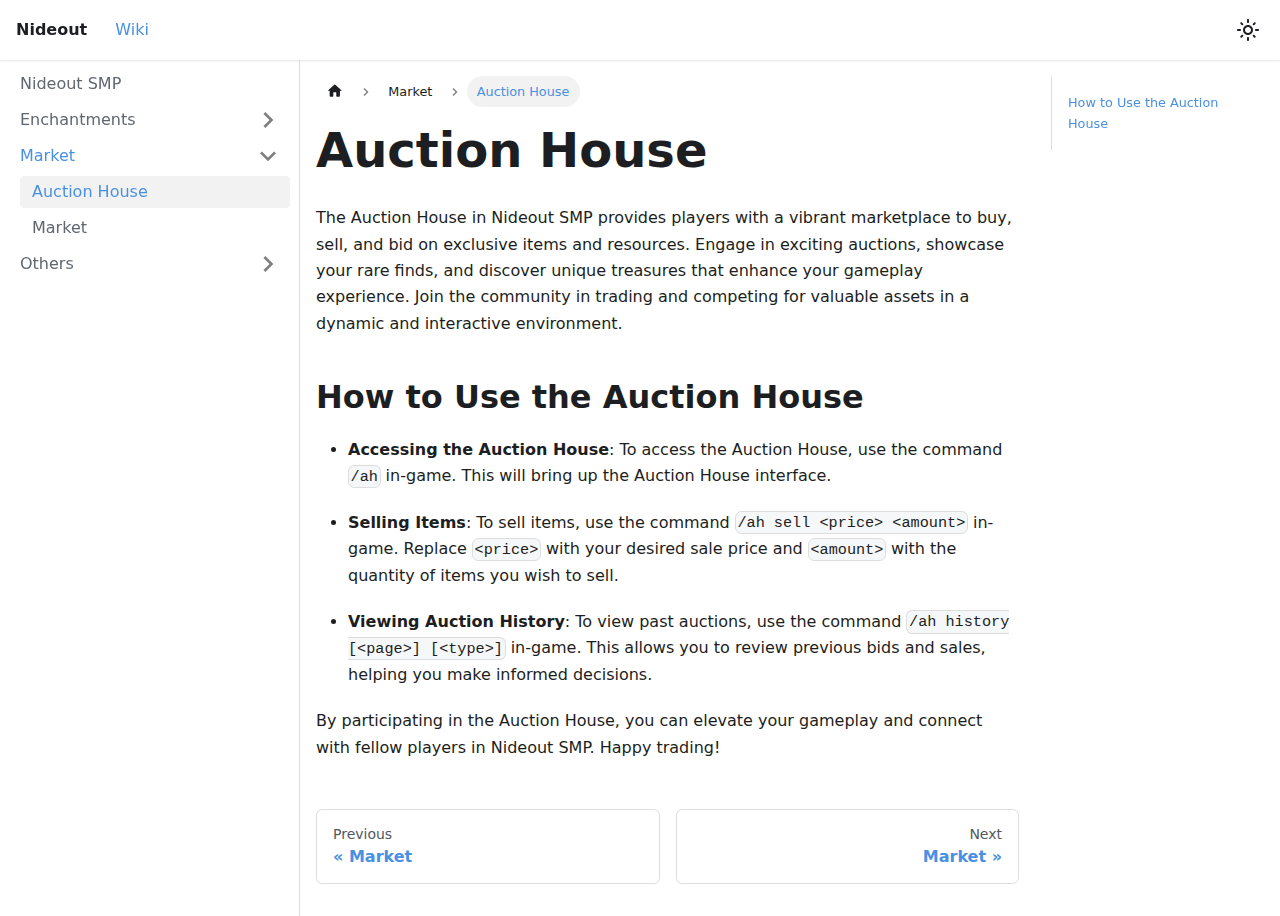
<file: docs/market/auction-house/index.html>
<!doctype html>
<html lang="en" dir="ltr" class="docs-wrapper plugin-docs plugin-id-default docs-version-current docs-doc-page docs-doc-id-market/auction-house" data-has-hydrated="false">
<head>
<meta charset="UTF-8">
<meta name="generator" content="Docusaurus v3.5.2">
<title data-rh="true">Auction House | Nideout SMP</title><meta data-rh="true" name="viewport" content="width=device-width,initial-scale=1"><meta data-rh="true" name="twitter:card" content="summary_large_image"><meta data-rh="true" property="og:image" content="https://your-docusaurus-site.example.com/img/docusaurus-social-card.jpg"><meta data-rh="true" name="twitter:image" content="https://your-docusaurus-site.example.com/img/docusaurus-social-card.jpg"><meta data-rh="true" property="og:url" content="https://your-docusaurus-site.example.com/docs/market/auction-house"><meta data-rh="true" property="og:locale" content="en"><meta data-rh="true" name="docusaurus_locale" content="en"><meta data-rh="true" name="docsearch:language" content="en"><meta data-rh="true" name="docusaurus_version" content="current"><meta data-rh="true" name="docusaurus_tag" content="docs-default-current"><meta data-rh="true" name="docsearch:version" content="current"><meta data-rh="true" name="docsearch:docusaurus_tag" content="docs-default-current"><meta data-rh="true" property="og:title" content="Auction House | Nideout SMP"><meta data-rh="true" name="description" content="The Auction House in Nideout SMP"><meta data-rh="true" property="og:description" content="The Auction House in Nideout SMP"><link data-rh="true" rel="icon" href="/img/favicon.ico"><link data-rh="true" rel="canonical" href="https://your-docusaurus-site.example.com/docs/market/auction-house"><link data-rh="true" rel="alternate" href="https://your-docusaurus-site.example.com/docs/market/auction-house" hreflang="en"><link data-rh="true" rel="alternate" href="https://your-docusaurus-site.example.com/docs/market/auction-house" hreflang="x-default"><link rel="stylesheet" href="/assets/css/styles.75e0ce46.css">
<script src="/assets/js/runtime~main.56f1f0cd.js" defer="defer"></script>
<script src="/assets/js/main.fc49beaa.js" defer="defer"></script>
</head>
<body class="navigation-with-keyboard">
<script>!function(){function t(t){document.documentElement.setAttribute("data-theme",t)}var e=function(){try{return new URLSearchParams(window.location.search).get("docusaurus-theme")}catch(t){}}()||function(){try{return window.localStorage.getItem("theme")}catch(t){}}();t(null!==e?e:"light")}(),function(){try{const n=new URLSearchParams(window.location.search).entries();for(var[t,e]of n)if(t.startsWith("docusaurus-data-")){var a=t.replace("docusaurus-data-","data-");document.documentElement.setAttribute(a,e)}}catch(t){}}()</script><div id="__docusaurus"><div role="region" aria-label="Skip to main content"><a class="skipToContent_fXgn" href="#__docusaurus_skipToContent_fallback">Skip to main content</a></div><nav aria-label="Main" class="navbar navbar--fixed-top"><div class="navbar__inner"><div class="navbar__items"><button aria-label="Toggle navigation bar" aria-expanded="false" class="navbar__toggle clean-btn" type="button"><svg width="30" height="30" viewBox="0 0 30 30" aria-hidden="true"><path stroke="currentColor" stroke-linecap="round" stroke-miterlimit="10" stroke-width="2" d="M4 7h22M4 15h22M4 23h22"></path></svg></button><a class="navbar__brand" href="/"><b class="navbar__title text--truncate">Nideout</b></a><a aria-current="page" class="navbar__item navbar__link navbar__link--active" href="/docs/intro">Wiki</a></div><div class="navbar__items navbar__items--right"><div class="toggle_vylO colorModeToggle_DEke"><button class="clean-btn toggleButton_gllP toggleButtonDisabled_aARS" type="button" disabled="" title="Switch between dark and light mode (currently light mode)" aria-label="Switch between dark and light mode (currently light mode)" aria-live="polite"><svg viewBox="0 0 24 24" width="24" height="24" class="lightToggleIcon_pyhR"><path fill="currentColor" d="M12,9c1.65,0,3,1.35,3,3s-1.35,3-3,3s-3-1.35-3-3S10.35,9,12,9 M12,7c-2.76,0-5,2.24-5,5s2.24,5,5,5s5-2.24,5-5 S14.76,7,12,7L12,7z M2,13l2,0c0.55,0,1-0.45,1-1s-0.45-1-1-1l-2,0c-0.55,0-1,0.45-1,1S1.45,13,2,13z M20,13l2,0c0.55,0,1-0.45,1-1 s-0.45-1-1-1l-2,0c-0.55,0-1,0.45-1,1S19.45,13,20,13z M11,2v2c0,0.55,0.45,1,1,1s1-0.45,1-1V2c0-0.55-0.45-1-1-1S11,1.45,11,2z M11,20v2c0,0.55,0.45,1,1,1s1-0.45,1-1v-2c0-0.55-0.45-1-1-1C11.45,19,11,19.45,11,20z M5.99,4.58c-0.39-0.39-1.03-0.39-1.41,0 c-0.39,0.39-0.39,1.03,0,1.41l1.06,1.06c0.39,0.39,1.03,0.39,1.41,0s0.39-1.03,0-1.41L5.99,4.58z M18.36,16.95 c-0.39-0.39-1.03-0.39-1.41,0c-0.39,0.39-0.39,1.03,0,1.41l1.06,1.06c0.39,0.39,1.03,0.39,1.41,0c0.39-0.39,0.39-1.03,0-1.41 L18.36,16.95z M19.42,5.99c0.39-0.39,0.39-1.03,0-1.41c-0.39-0.39-1.03-0.39-1.41,0l-1.06,1.06c-0.39,0.39-0.39,1.03,0,1.41 s1.03,0.39,1.41,0L19.42,5.99z M7.05,18.36c0.39-0.39,0.39-1.03,0-1.41c-0.39-0.39-1.03-0.39-1.41,0l-1.06,1.06 c-0.39,0.39-0.39,1.03,0,1.41s1.03,0.39,1.41,0L7.05,18.36z"></path></svg><svg viewBox="0 0 24 24" width="24" height="24" class="darkToggleIcon_wfgR"><path fill="currentColor" d="M9.37,5.51C9.19,6.15,9.1,6.82,9.1,7.5c0,4.08,3.32,7.4,7.4,7.4c0.68,0,1.35-0.09,1.99-0.27C17.45,17.19,14.93,19,12,19 c-3.86,0-7-3.14-7-7C5,9.07,6.81,6.55,9.37,5.51z M12,3c-4.97,0-9,4.03-9,9s4.03,9,9,9s9-4.03,9-9c0-0.46-0.04-0.92-0.1-1.36 c-0.98,1.37-2.58,2.26-4.4,2.26c-2.98,0-5.4-2.42-5.4-5.4c0-1.81,0.89-3.42,2.26-4.4C12.92,3.04,12.46,3,12,3L12,3z"></path></svg></button></div><div class="navbarSearchContainer_Bca1"></div></div></div><div role="presentation" class="navbar-sidebar__backdrop"></div></nav><div id="__docusaurus_skipToContent_fallback" class="main-wrapper mainWrapper_z2l0"><div class="docsWrapper_hBAB"><button aria-label="Scroll back to top" class="clean-btn theme-back-to-top-button backToTopButton_sjWU" type="button"></button><div class="docRoot_UBD9"><aside class="theme-doc-sidebar-container docSidebarContainer_YfHR"><div class="sidebarViewport_aRkj"><div class="sidebar_njMd"><nav aria-label="Docs sidebar" class="menu thin-scrollbar menu_SIkG"><ul class="theme-doc-sidebar-menu menu__list"><li class="theme-doc-sidebar-item-link theme-doc-sidebar-item-link-level-1 menu__list-item"><a class="menu__link" href="/docs/intro">Nideout SMP</a></li><li class="theme-doc-sidebar-item-category theme-doc-sidebar-item-category-level-1 menu__list-item menu__list-item--collapsed"><div class="menu__list-item-collapsible"><a class="menu__link menu__link--sublist" href="/docs/category/enchantments">Enchantments</a><button aria-label="Expand sidebar category &#x27;Enchantments&#x27;" aria-expanded="false" type="button" class="clean-btn menu__caret"></button></div></li><li class="theme-doc-sidebar-item-category theme-doc-sidebar-item-category-level-1 menu__list-item"><div class="menu__list-item-collapsible"><a class="menu__link menu__link--sublist menu__link--active" href="/docs/category/market">Market</a><button aria-label="Collapse sidebar category &#x27;Market&#x27;" aria-expanded="true" type="button" class="clean-btn menu__caret"></button></div><ul style="display:block;overflow:visible;height:auto" class="menu__list"><li class="theme-doc-sidebar-item-link theme-doc-sidebar-item-link-level-2 menu__list-item"><a class="menu__link menu__link--active" aria-current="page" tabindex="0" href="/docs/market/auction-house">Auction House</a></li><li class="theme-doc-sidebar-item-link theme-doc-sidebar-item-link-level-2 menu__list-item"><a class="menu__link" tabindex="0" href="/docs/market/">Market</a></li></ul></li><li class="theme-doc-sidebar-item-category theme-doc-sidebar-item-category-level-1 menu__list-item menu__list-item--collapsed"><div class="menu__list-item-collapsible"><a class="menu__link menu__link--sublist" href="/docs/category/others">Others</a><button aria-label="Expand sidebar category &#x27;Others&#x27;" aria-expanded="false" type="button" class="clean-btn menu__caret"></button></div></li></ul></nav></div></div></aside><main class="docMainContainer_TBSr"><div class="container padding-top--md padding-bottom--lg"><div class="row"><div class="col docItemCol_VOVn"><div class="docItemContainer_Djhp"><article><nav class="theme-doc-breadcrumbs breadcrumbsContainer_Z_bl" aria-label="Breadcrumbs"><ul class="breadcrumbs" itemscope="" itemtype="https://schema.org/BreadcrumbList"><li class="breadcrumbs__item"><a aria-label="Home page" class="breadcrumbs__link" href="/"><svg viewBox="0 0 24 24" class="breadcrumbHomeIcon_YNFT"><path d="M10 19v-5h4v5c0 .55.45 1 1 1h3c.55 0 1-.45 1-1v-7h1.7c.46 0 .68-.57.33-.87L12.67 3.6c-.38-.34-.96-.34-1.34 0l-8.36 7.53c-.34.3-.13.87.33.87H5v7c0 .55.45 1 1 1h3c.55 0 1-.45 1-1z" fill="currentColor"></path></svg></a></li><li itemscope="" itemprop="itemListElement" itemtype="https://schema.org/ListItem" class="breadcrumbs__item"><a class="breadcrumbs__link" itemprop="item" href="/docs/category/market"><span itemprop="name">Market</span></a><meta itemprop="position" content="1"></li><li itemscope="" itemprop="itemListElement" itemtype="https://schema.org/ListItem" class="breadcrumbs__item breadcrumbs__item--active"><span class="breadcrumbs__link" itemprop="name">Auction House</span><meta itemprop="position" content="2"></li></ul></nav><div class="tocCollapsible_ETCw theme-doc-toc-mobile tocMobile_ITEo"><button type="button" class="clean-btn tocCollapsibleButton_TO0P">On this page</button></div><div class="theme-doc-markdown markdown"><header><h1>Auction House</h1></header>
<p>The Auction House in Nideout SMP provides players with a vibrant marketplace to buy, sell, and bid on exclusive items and resources. Engage in exciting auctions, showcase your rare finds, and discover unique treasures that enhance your gameplay experience. Join the community in trading and competing for valuable assets in a dynamic and interactive environment.</p>
<h2 class="anchor anchorWithStickyNavbar_LWe7" id="how-to-use-the-auction-house">How to Use the Auction House<a href="#how-to-use-the-auction-house" class="hash-link" aria-label="Direct link to How to Use the Auction House" title="Direct link to How to Use the Auction House">​</a></h2>
<ul>
<li>
<p><strong>Accessing the Auction House</strong>: To access the Auction House, use the command <code>/ah</code> in-game. This will bring up the Auction House interface.</p>
</li>
<li>
<p><strong>Selling Items</strong>: To sell items, use the command <code>/ah sell &lt;price&gt; &lt;amount&gt;</code> in-game. Replace <code>&lt;price&gt;</code> with your desired sale price and <code>&lt;amount&gt;</code> with the quantity of items you wish to sell.</p>
</li>
<li>
<p><strong>Viewing Auction History</strong>: To view past auctions, use the command <code>/ah history [&lt;page&gt;] [&lt;type&gt;]</code> in-game. This allows you to review previous bids and sales, helping you make informed decisions.</p>
</li>
</ul>
<p>By participating in the Auction House, you can elevate your gameplay and connect with fellow players in Nideout SMP. Happy trading!</p></div></article><nav class="pagination-nav docusaurus-mt-lg" aria-label="Docs pages"><a class="pagination-nav__link pagination-nav__link--prev" href="/docs/category/market"><div class="pagination-nav__sublabel">Previous</div><div class="pagination-nav__label">Market</div></a><a class="pagination-nav__link pagination-nav__link--next" href="/docs/market/"><div class="pagination-nav__sublabel">Next</div><div class="pagination-nav__label">Market</div></a></nav></div></div><div class="col col--3"><div class="tableOfContents_bqdL thin-scrollbar theme-doc-toc-desktop"><ul class="table-of-contents table-of-contents__left-border"><li><a href="#how-to-use-the-auction-house" class="table-of-contents__link toc-highlight">How to Use the Auction House</a></li></ul></div></div></div></div></main></div></div></div></div>
</body>
</html>
</file>
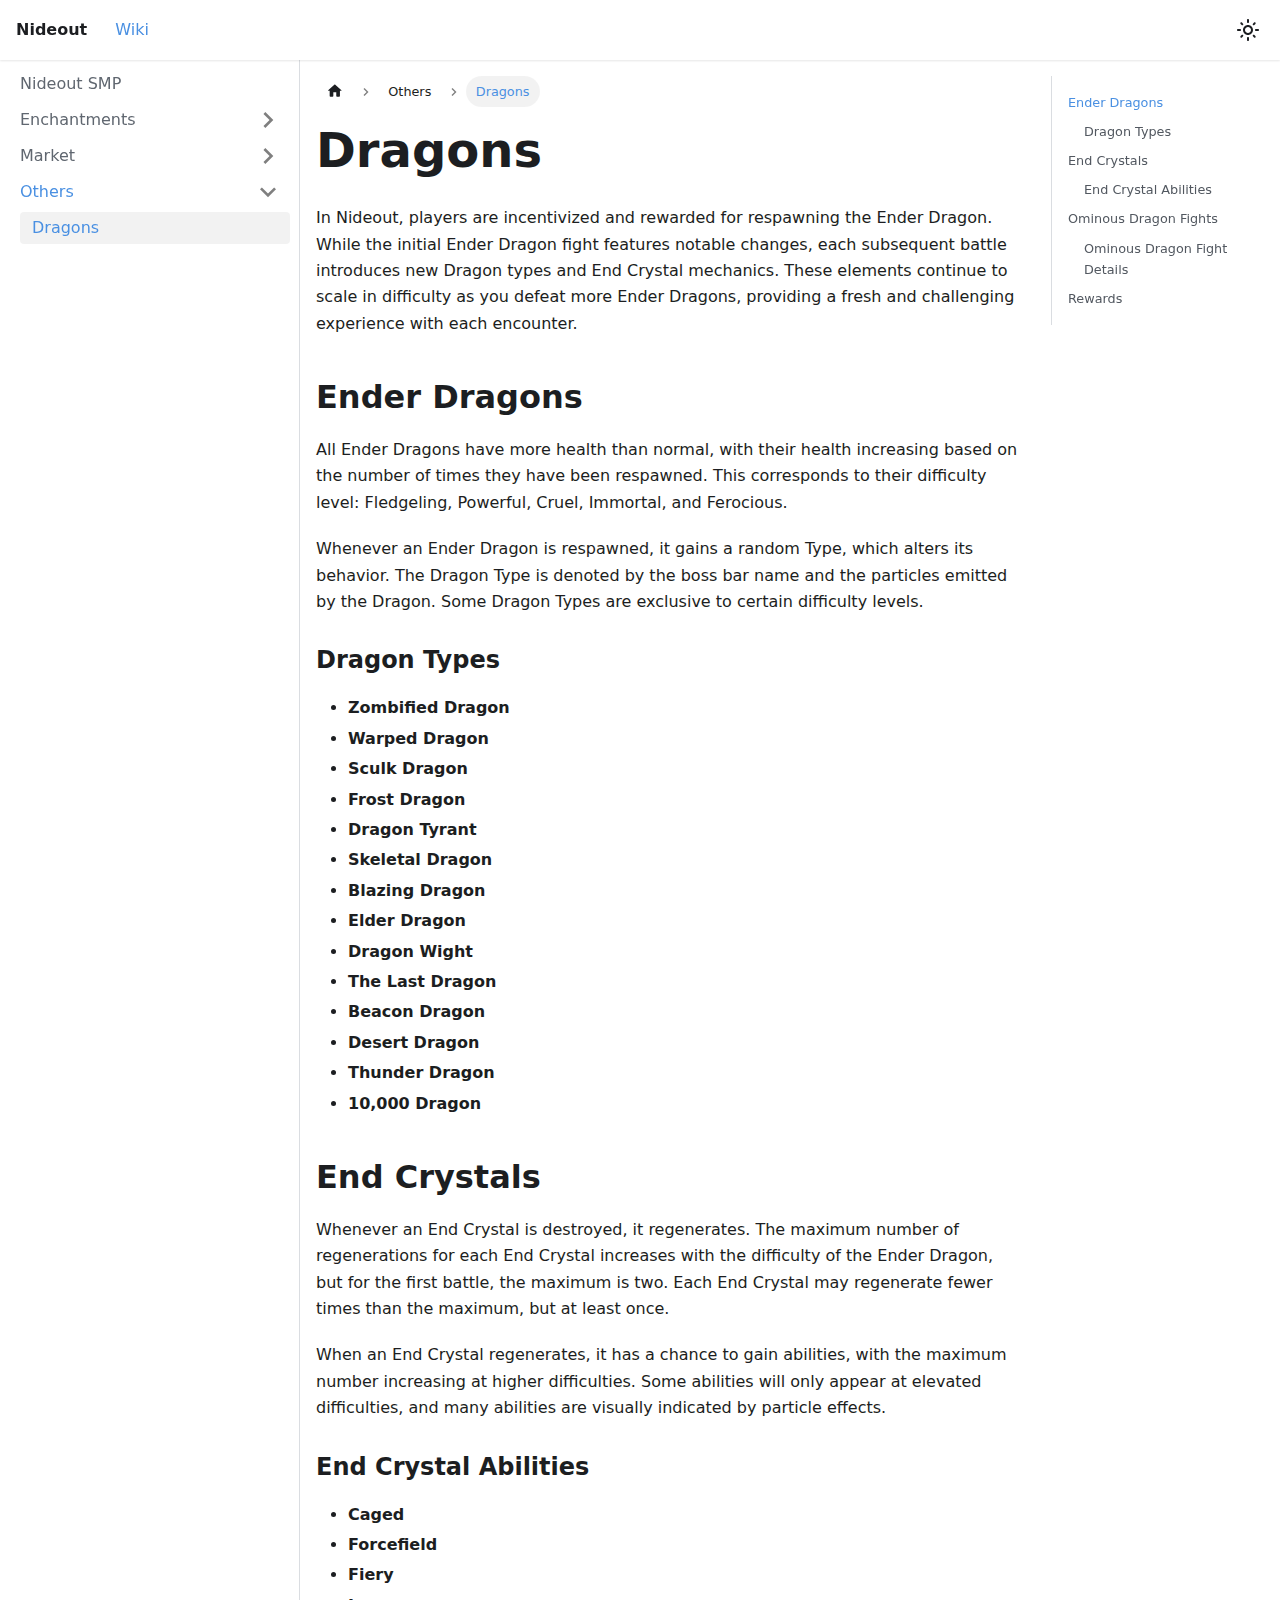
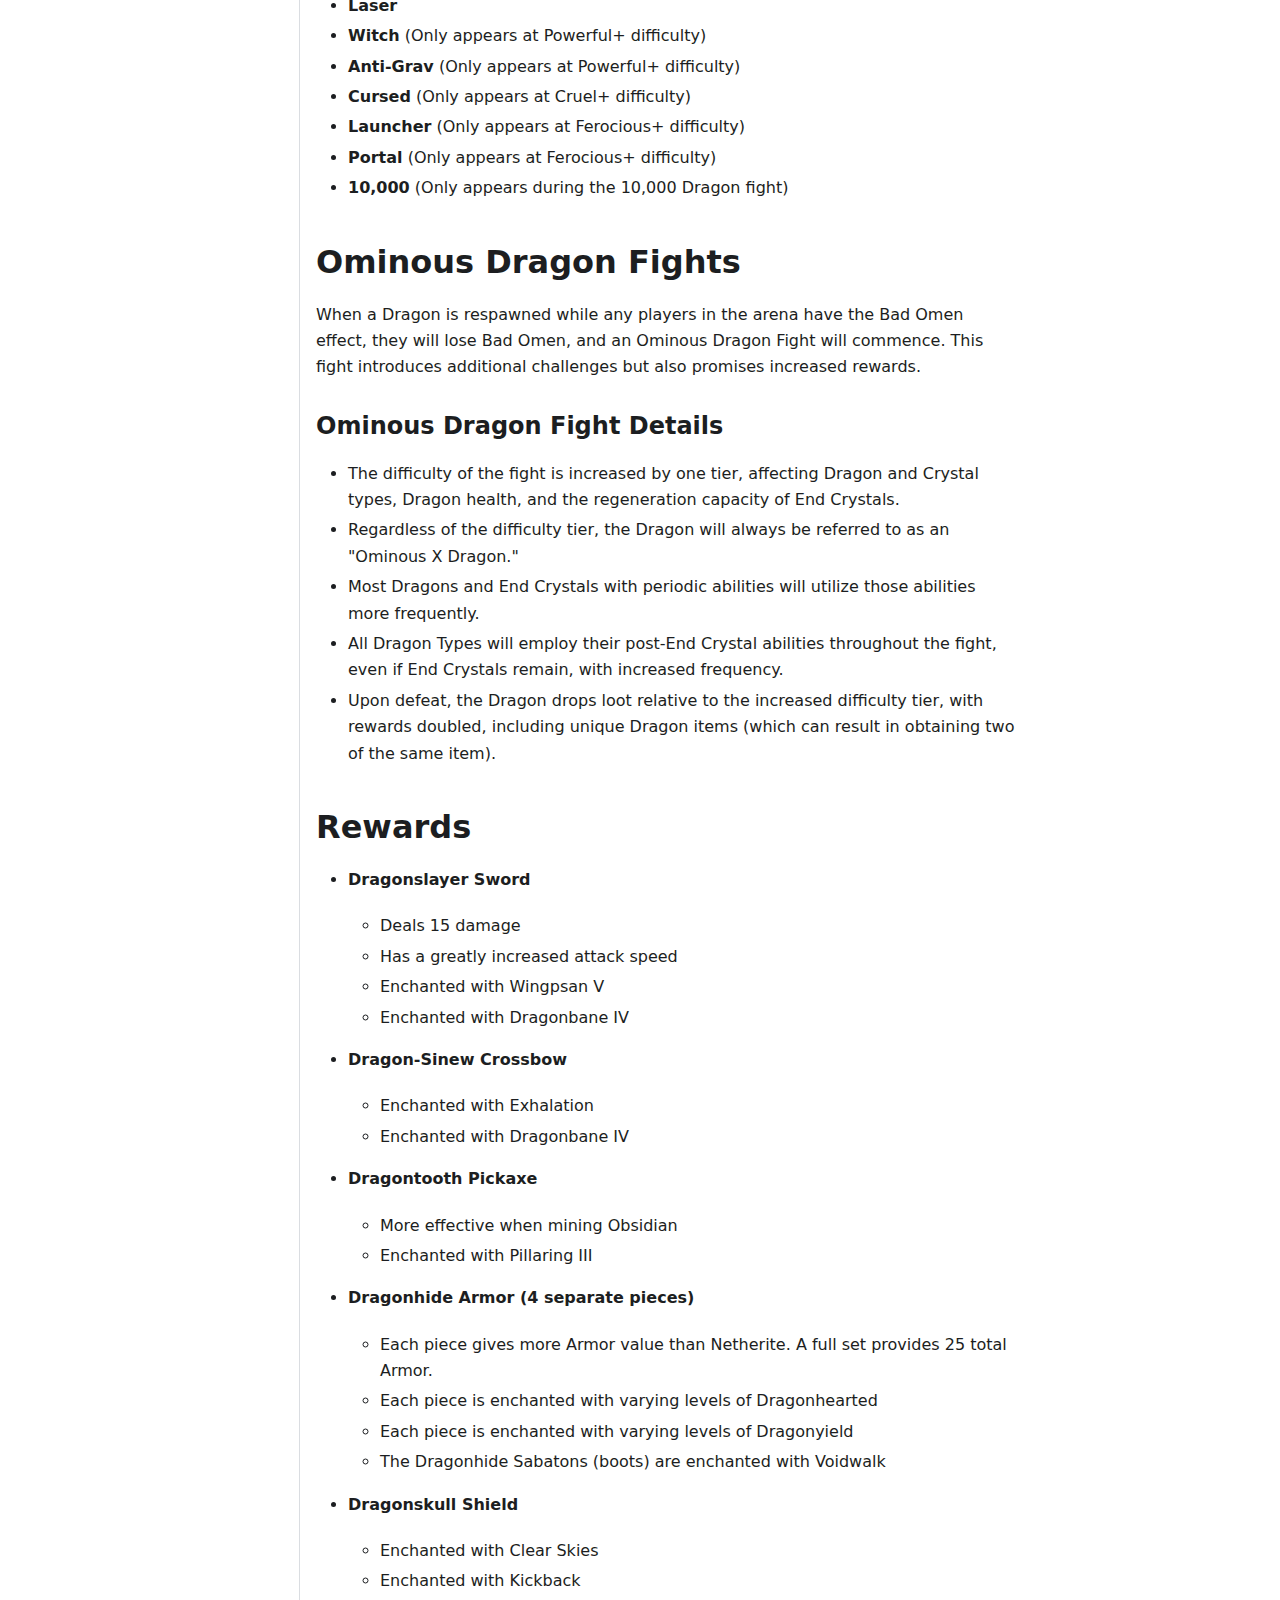
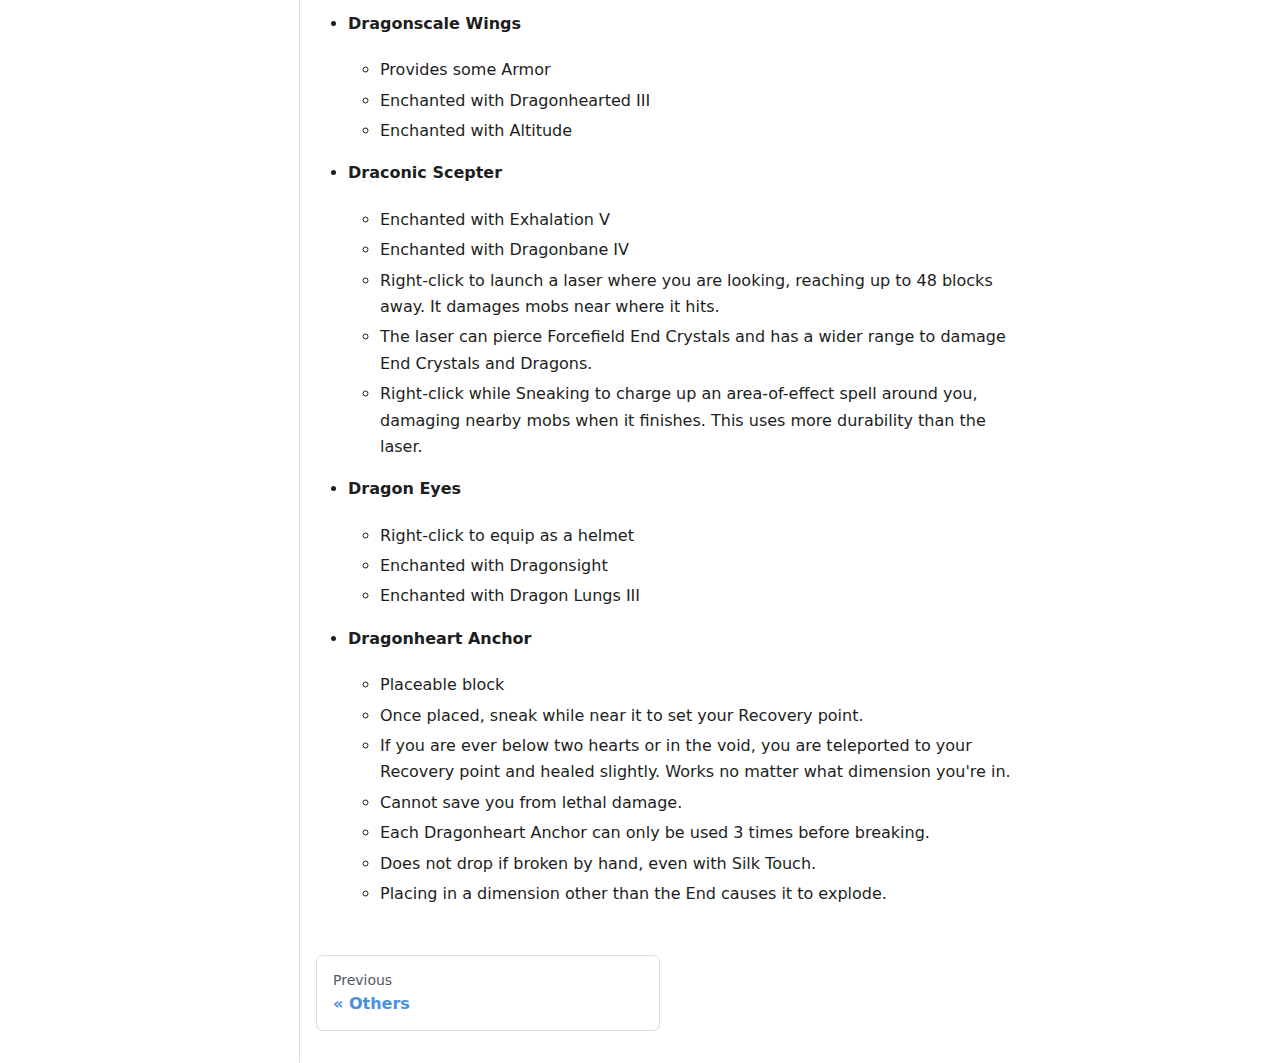
<file: docs/others/dragons/index.html>
<!doctype html>
<html lang="en" dir="ltr" class="docs-wrapper plugin-docs plugin-id-default docs-version-current docs-doc-page docs-doc-id-others/dragons" data-has-hydrated="false">
<head>
<meta charset="UTF-8">
<meta name="generator" content="Docusaurus v3.5.2">
<title data-rh="true">Dragons | Nideout SMP</title><meta data-rh="true" name="viewport" content="width=device-width,initial-scale=1"><meta data-rh="true" name="twitter:card" content="summary_large_image"><meta data-rh="true" property="og:image" content="https://your-docusaurus-site.example.com/img/docusaurus-social-card.jpg"><meta data-rh="true" name="twitter:image" content="https://your-docusaurus-site.example.com/img/docusaurus-social-card.jpg"><meta data-rh="true" property="og:url" content="https://your-docusaurus-site.example.com/docs/others/dragons"><meta data-rh="true" property="og:locale" content="en"><meta data-rh="true" name="docusaurus_locale" content="en"><meta data-rh="true" name="docsearch:language" content="en"><meta data-rh="true" name="docusaurus_version" content="current"><meta data-rh="true" name="docusaurus_tag" content="docs-default-current"><meta data-rh="true" name="docsearch:version" content="current"><meta data-rh="true" name="docsearch:docusaurus_tag" content="docs-default-current"><meta data-rh="true" property="og:title" content="Dragons | Nideout SMP"><meta data-rh="true" name="description" content="Explore the various dragons in Nideout SMP"><meta data-rh="true" property="og:description" content="Explore the various dragons in Nideout SMP"><link data-rh="true" rel="icon" href="/img/favicon.ico"><link data-rh="true" rel="canonical" href="https://your-docusaurus-site.example.com/docs/others/dragons"><link data-rh="true" rel="alternate" href="https://your-docusaurus-site.example.com/docs/others/dragons" hreflang="en"><link data-rh="true" rel="alternate" href="https://your-docusaurus-site.example.com/docs/others/dragons" hreflang="x-default"><link rel="stylesheet" href="/assets/css/styles.75e0ce46.css">
<script src="/assets/js/runtime~main.56f1f0cd.js" defer="defer"></script>
<script src="/assets/js/main.fc49beaa.js" defer="defer"></script>
</head>
<body class="navigation-with-keyboard">
<script>!function(){function t(t){document.documentElement.setAttribute("data-theme",t)}var e=function(){try{return new URLSearchParams(window.location.search).get("docusaurus-theme")}catch(t){}}()||function(){try{return window.localStorage.getItem("theme")}catch(t){}}();t(null!==e?e:"light")}(),function(){try{const n=new URLSearchParams(window.location.search).entries();for(var[t,e]of n)if(t.startsWith("docusaurus-data-")){var a=t.replace("docusaurus-data-","data-");document.documentElement.setAttribute(a,e)}}catch(t){}}()</script><div id="__docusaurus"><div role="region" aria-label="Skip to main content"><a class="skipToContent_fXgn" href="#__docusaurus_skipToContent_fallback">Skip to main content</a></div><nav aria-label="Main" class="navbar navbar--fixed-top"><div class="navbar__inner"><div class="navbar__items"><button aria-label="Toggle navigation bar" aria-expanded="false" class="navbar__toggle clean-btn" type="button"><svg width="30" height="30" viewBox="0 0 30 30" aria-hidden="true"><path stroke="currentColor" stroke-linecap="round" stroke-miterlimit="10" stroke-width="2" d="M4 7h22M4 15h22M4 23h22"></path></svg></button><a class="navbar__brand" href="/"><b class="navbar__title text--truncate">Nideout</b></a><a aria-current="page" class="navbar__item navbar__link navbar__link--active" href="/docs/intro">Wiki</a></div><div class="navbar__items navbar__items--right"><div class="toggle_vylO colorModeToggle_DEke"><button class="clean-btn toggleButton_gllP toggleButtonDisabled_aARS" type="button" disabled="" title="Switch between dark and light mode (currently light mode)" aria-label="Switch between dark and light mode (currently light mode)" aria-live="polite"><svg viewBox="0 0 24 24" width="24" height="24" class="lightToggleIcon_pyhR"><path fill="currentColor" d="M12,9c1.65,0,3,1.35,3,3s-1.35,3-3,3s-3-1.35-3-3S10.35,9,12,9 M12,7c-2.76,0-5,2.24-5,5s2.24,5,5,5s5-2.24,5-5 S14.76,7,12,7L12,7z M2,13l2,0c0.55,0,1-0.45,1-1s-0.45-1-1-1l-2,0c-0.55,0-1,0.45-1,1S1.45,13,2,13z M20,13l2,0c0.55,0,1-0.45,1-1 s-0.45-1-1-1l-2,0c-0.55,0-1,0.45-1,1S19.45,13,20,13z M11,2v2c0,0.55,0.45,1,1,1s1-0.45,1-1V2c0-0.55-0.45-1-1-1S11,1.45,11,2z M11,20v2c0,0.55,0.45,1,1,1s1-0.45,1-1v-2c0-0.55-0.45-1-1-1C11.45,19,11,19.45,11,20z M5.99,4.58c-0.39-0.39-1.03-0.39-1.41,0 c-0.39,0.39-0.39,1.03,0,1.41l1.06,1.06c0.39,0.39,1.03,0.39,1.41,0s0.39-1.03,0-1.41L5.99,4.58z M18.36,16.95 c-0.39-0.39-1.03-0.39-1.41,0c-0.39,0.39-0.39,1.03,0,1.41l1.06,1.06c0.39,0.39,1.03,0.39,1.41,0c0.39-0.39,0.39-1.03,0-1.41 L18.36,16.95z M19.42,5.99c0.39-0.39,0.39-1.03,0-1.41c-0.39-0.39-1.03-0.39-1.41,0l-1.06,1.06c-0.39,0.39-0.39,1.03,0,1.41 s1.03,0.39,1.41,0L19.42,5.99z M7.05,18.36c0.39-0.39,0.39-1.03,0-1.41c-0.39-0.39-1.03-0.39-1.41,0l-1.06,1.06 c-0.39,0.39-0.39,1.03,0,1.41s1.03,0.39,1.41,0L7.05,18.36z"></path></svg><svg viewBox="0 0 24 24" width="24" height="24" class="darkToggleIcon_wfgR"><path fill="currentColor" d="M9.37,5.51C9.19,6.15,9.1,6.82,9.1,7.5c0,4.08,3.32,7.4,7.4,7.4c0.68,0,1.35-0.09,1.99-0.27C17.45,17.19,14.93,19,12,19 c-3.86,0-7-3.14-7-7C5,9.07,6.81,6.55,9.37,5.51z M12,3c-4.97,0-9,4.03-9,9s4.03,9,9,9s9-4.03,9-9c0-0.46-0.04-0.92-0.1-1.36 c-0.98,1.37-2.58,2.26-4.4,2.26c-2.98,0-5.4-2.42-5.4-5.4c0-1.81,0.89-3.42,2.26-4.4C12.92,3.04,12.46,3,12,3L12,3z"></path></svg></button></div><div class="navbarSearchContainer_Bca1"></div></div></div><div role="presentation" class="navbar-sidebar__backdrop"></div></nav><div id="__docusaurus_skipToContent_fallback" class="main-wrapper mainWrapper_z2l0"><div class="docsWrapper_hBAB"><button aria-label="Scroll back to top" class="clean-btn theme-back-to-top-button backToTopButton_sjWU" type="button"></button><div class="docRoot_UBD9"><aside class="theme-doc-sidebar-container docSidebarContainer_YfHR"><div class="sidebarViewport_aRkj"><div class="sidebar_njMd"><nav aria-label="Docs sidebar" class="menu thin-scrollbar menu_SIkG"><ul class="theme-doc-sidebar-menu menu__list"><li class="theme-doc-sidebar-item-link theme-doc-sidebar-item-link-level-1 menu__list-item"><a class="menu__link" href="/docs/intro">Nideout SMP</a></li><li class="theme-doc-sidebar-item-category theme-doc-sidebar-item-category-level-1 menu__list-item menu__list-item--collapsed"><div class="menu__list-item-collapsible"><a class="menu__link menu__link--sublist" href="/docs/category/enchantments">Enchantments</a><button aria-label="Expand sidebar category &#x27;Enchantments&#x27;" aria-expanded="false" type="button" class="clean-btn menu__caret"></button></div></li><li class="theme-doc-sidebar-item-category theme-doc-sidebar-item-category-level-1 menu__list-item menu__list-item--collapsed"><div class="menu__list-item-collapsible"><a class="menu__link menu__link--sublist" href="/docs/category/market">Market</a><button aria-label="Expand sidebar category &#x27;Market&#x27;" aria-expanded="false" type="button" class="clean-btn menu__caret"></button></div></li><li class="theme-doc-sidebar-item-category theme-doc-sidebar-item-category-level-1 menu__list-item"><div class="menu__list-item-collapsible"><a class="menu__link menu__link--sublist menu__link--active" href="/docs/category/others">Others</a><button aria-label="Collapse sidebar category &#x27;Others&#x27;" aria-expanded="true" type="button" class="clean-btn menu__caret"></button></div><ul style="display:block;overflow:visible;height:auto" class="menu__list"><li class="theme-doc-sidebar-item-link theme-doc-sidebar-item-link-level-2 menu__list-item"><a class="menu__link menu__link--active" aria-current="page" tabindex="0" href="/docs/others/dragons">Dragons</a></li></ul></li></ul></nav></div></div></aside><main class="docMainContainer_TBSr"><div class="container padding-top--md padding-bottom--lg"><div class="row"><div class="col docItemCol_VOVn"><div class="docItemContainer_Djhp"><article><nav class="theme-doc-breadcrumbs breadcrumbsContainer_Z_bl" aria-label="Breadcrumbs"><ul class="breadcrumbs" itemscope="" itemtype="https://schema.org/BreadcrumbList"><li class="breadcrumbs__item"><a aria-label="Home page" class="breadcrumbs__link" href="/"><svg viewBox="0 0 24 24" class="breadcrumbHomeIcon_YNFT"><path d="M10 19v-5h4v5c0 .55.45 1 1 1h3c.55 0 1-.45 1-1v-7h1.7c.46 0 .68-.57.33-.87L12.67 3.6c-.38-.34-.96-.34-1.34 0l-8.36 7.53c-.34.3-.13.87.33.87H5v7c0 .55.45 1 1 1h3c.55 0 1-.45 1-1z" fill="currentColor"></path></svg></a></li><li itemscope="" itemprop="itemListElement" itemtype="https://schema.org/ListItem" class="breadcrumbs__item"><a class="breadcrumbs__link" itemprop="item" href="/docs/category/others"><span itemprop="name">Others</span></a><meta itemprop="position" content="1"></li><li itemscope="" itemprop="itemListElement" itemtype="https://schema.org/ListItem" class="breadcrumbs__item breadcrumbs__item--active"><span class="breadcrumbs__link" itemprop="name">Dragons</span><meta itemprop="position" content="2"></li></ul></nav><div class="tocCollapsible_ETCw theme-doc-toc-mobile tocMobile_ITEo"><button type="button" class="clean-btn tocCollapsibleButton_TO0P">On this page</button></div><div class="theme-doc-markdown markdown"><header><h1>Dragons</h1></header>
<p>In Nideout, players are incentivized and rewarded for respawning the Ender Dragon. While the initial Ender Dragon fight features notable changes, each subsequent battle introduces new Dragon types and End Crystal mechanics. These elements continue to scale in difficulty as you defeat more Ender Dragons, providing a fresh and challenging experience with each encounter.</p>
<h2 class="anchor anchorWithStickyNavbar_LWe7" id="ender-dragons">Ender Dragons<a href="#ender-dragons" class="hash-link" aria-label="Direct link to Ender Dragons" title="Direct link to Ender Dragons">​</a></h2>
<p>All Ender Dragons have more health than normal, with their health increasing based on the number of times they have been respawned. This corresponds to their difficulty level: Fledgeling, Powerful, Cruel, Immortal, and Ferocious.</p>
<p>Whenever an Ender Dragon is respawned, it gains a random Type, which alters its behavior. The Dragon Type is denoted by the boss bar name and the particles emitted by the Dragon. Some Dragon Types are exclusive to certain difficulty levels.</p>
<h3 class="anchor anchorWithStickyNavbar_LWe7" id="dragon-types">Dragon Types<a href="#dragon-types" class="hash-link" aria-label="Direct link to Dragon Types" title="Direct link to Dragon Types">​</a></h3>
<ul>
<li><strong>Zombified Dragon</strong></li>
<li><strong>Warped Dragon</strong></li>
<li><strong>Sculk Dragon</strong></li>
<li><strong>Frost Dragon</strong></li>
<li><strong>Dragon Tyrant</strong></li>
<li><strong>Skeletal Dragon</strong></li>
<li><strong>Blazing Dragon</strong></li>
<li><strong>Elder Dragon</strong></li>
<li><strong>Dragon Wight</strong></li>
<li><strong>The Last Dragon</strong></li>
<li><strong>Beacon Dragon</strong></li>
<li><strong>Desert Dragon</strong></li>
<li><strong>Thunder Dragon</strong></li>
<li><strong>10,000 Dragon</strong></li>
</ul>
<h2 class="anchor anchorWithStickyNavbar_LWe7" id="end-crystals">End Crystals<a href="#end-crystals" class="hash-link" aria-label="Direct link to End Crystals" title="Direct link to End Crystals">​</a></h2>
<p>Whenever an End Crystal is destroyed, it regenerates. The maximum number of regenerations for each End Crystal increases with the difficulty of the Ender Dragon, but for the first battle, the maximum is two. Each End Crystal may regenerate fewer times than the maximum, but at least once.</p>
<p>When an End Crystal regenerates, it has a chance to gain abilities, with the maximum number increasing at higher difficulties. Some abilities will only appear at elevated difficulties, and many abilities are visually indicated by particle effects.</p>
<h3 class="anchor anchorWithStickyNavbar_LWe7" id="end-crystal-abilities">End Crystal Abilities<a href="#end-crystal-abilities" class="hash-link" aria-label="Direct link to End Crystal Abilities" title="Direct link to End Crystal Abilities">​</a></h3>
<ul>
<li><strong>Caged</strong></li>
<li><strong>Forcefield</strong></li>
<li><strong>Fiery</strong></li>
<li><strong>Laser</strong></li>
<li><strong>Witch</strong> (Only appears at Powerful+ difficulty)</li>
<li><strong>Anti-Grav</strong> (Only appears at Powerful+ difficulty)</li>
<li><strong>Cursed</strong> (Only appears at Cruel+ difficulty)</li>
<li><strong>Launcher</strong> (Only appears at Ferocious+ difficulty)</li>
<li><strong>Portal</strong> (Only appears at Ferocious+ difficulty)</li>
<li><strong>10,000</strong> (Only appears during the 10,000 Dragon fight)</li>
</ul>
<h2 class="anchor anchorWithStickyNavbar_LWe7" id="ominous-dragon-fights">Ominous Dragon Fights<a href="#ominous-dragon-fights" class="hash-link" aria-label="Direct link to Ominous Dragon Fights" title="Direct link to Ominous Dragon Fights">​</a></h2>
<p>When a Dragon is respawned while any players in the arena have the Bad Omen effect, they will lose Bad Omen, and an Ominous Dragon Fight will commence. This fight introduces additional challenges but also promises increased rewards.</p>
<h3 class="anchor anchorWithStickyNavbar_LWe7" id="ominous-dragon-fight-details">Ominous Dragon Fight Details<a href="#ominous-dragon-fight-details" class="hash-link" aria-label="Direct link to Ominous Dragon Fight Details" title="Direct link to Ominous Dragon Fight Details">​</a></h3>
<ul>
<li>The difficulty of the fight is increased by one tier, affecting Dragon and Crystal types, Dragon health, and the regeneration capacity of End Crystals.</li>
<li>Regardless of the difficulty tier, the Dragon will always be referred to as an &quot;Ominous X Dragon.&quot;</li>
<li>Most Dragons and End Crystals with periodic abilities will utilize those abilities more frequently.</li>
<li>All Dragon Types will employ their post-End Crystal abilities throughout the fight, even if End Crystals remain, with increased frequency.</li>
<li>Upon defeat, the Dragon drops loot relative to the increased difficulty tier, with rewards doubled, including unique Dragon items (which can result in obtaining two of the same item).</li>
</ul>
<h2 class="anchor anchorWithStickyNavbar_LWe7" id="rewards">Rewards<a href="#rewards" class="hash-link" aria-label="Direct link to Rewards" title="Direct link to Rewards">​</a></h2>
<ul>
<li>
<p><strong>Dragonslayer Sword</strong></p>
<ul>
<li>Deals 15 damage</li>
<li>Has a greatly increased attack speed</li>
<li>Enchanted with Wingpsan V</li>
<li>Enchanted with Dragonbane IV</li>
</ul>
</li>
<li>
<p><strong>Dragon-Sinew Crossbow</strong></p>
<ul>
<li>Enchanted with Exhalation</li>
<li>Enchanted with Dragonbane IV</li>
</ul>
</li>
<li>
<p><strong>Dragontooth Pickaxe</strong></p>
<ul>
<li>More effective when mining Obsidian</li>
<li>Enchanted with Pillaring III</li>
</ul>
</li>
<li>
<p><strong>Dragonhide Armor (4 separate pieces)</strong></p>
<ul>
<li>Each piece gives more Armor value than Netherite. A full set provides 25 total Armor.</li>
<li>Each piece is enchanted with varying levels of Dragonhearted</li>
<li>Each piece is enchanted with varying levels of Dragonyield</li>
<li>The Dragonhide Sabatons (boots) are enchanted with Voidwalk</li>
</ul>
</li>
<li>
<p><strong>Dragonskull Shield</strong></p>
<ul>
<li>Enchanted with Clear Skies</li>
<li>Enchanted with Kickback</li>
</ul>
</li>
<li>
<p><strong>Dragonscale Wings</strong></p>
<ul>
<li>Provides some Armor</li>
<li>Enchanted with Dragonhearted III</li>
<li>Enchanted with Altitude</li>
</ul>
</li>
<li>
<p><strong>Draconic Scepter</strong></p>
<ul>
<li>Enchanted with Exhalation V</li>
<li>Enchanted with Dragonbane IV</li>
<li>Right-click to launch a laser where you are looking, reaching up to 48 blocks away. It damages mobs near where it hits.</li>
<li>The laser can pierce Forcefield End Crystals and has a wider range to damage End Crystals and Dragons.</li>
<li>Right-click while Sneaking to charge up an area-of-effect spell around you, damaging nearby mobs when it finishes. This uses more durability than the laser.</li>
</ul>
</li>
<li>
<p><strong>Dragon Eyes</strong></p>
<ul>
<li>Right-click to equip as a helmet</li>
<li>Enchanted with Dragonsight</li>
<li>Enchanted with Dragon Lungs III</li>
</ul>
</li>
<li>
<p><strong>Dragonheart Anchor</strong></p>
<ul>
<li>Placeable block</li>
<li>Once placed, sneak while near it to set your Recovery point.</li>
<li>If you are ever below two hearts or in the void, you are teleported to your Recovery point and healed slightly. Works no matter what dimension you&#x27;re in.</li>
<li>Cannot save you from lethal damage.</li>
<li>Each Dragonheart Anchor can only be used 3 times before breaking.</li>
<li>Does not drop if broken by hand, even with Silk Touch.</li>
<li>Placing in a dimension other than the End causes it to explode.</li>
</ul>
</li>
</ul></div></article><nav class="pagination-nav docusaurus-mt-lg" aria-label="Docs pages"><a class="pagination-nav__link pagination-nav__link--prev" href="/docs/category/others"><div class="pagination-nav__sublabel">Previous</div><div class="pagination-nav__label">Others</div></a></nav></div></div><div class="col col--3"><div class="tableOfContents_bqdL thin-scrollbar theme-doc-toc-desktop"><ul class="table-of-contents table-of-contents__left-border"><li><a href="#ender-dragons" class="table-of-contents__link toc-highlight">Ender Dragons</a><ul><li><a href="#dragon-types" class="table-of-contents__link toc-highlight">Dragon Types</a></li></ul></li><li><a href="#end-crystals" class="table-of-contents__link toc-highlight">End Crystals</a><ul><li><a href="#end-crystal-abilities" class="table-of-contents__link toc-highlight">End Crystal Abilities</a></li></ul></li><li><a href="#ominous-dragon-fights" class="table-of-contents__link toc-highlight">Ominous Dragon Fights</a><ul><li><a href="#ominous-dragon-fight-details" class="table-of-contents__link toc-highlight">Ominous Dragon Fight Details</a></li></ul></li><li><a href="#rewards" class="table-of-contents__link toc-highlight">Rewards</a></li></ul></div></div></div></div></main></div></div></div></div>
</body>
</html>
</file>
<file: assets/css/styles.75e0ce46.css>
.col,.container{padding:0 var(--ifm-spacing-horizontal);width:100%}.markdown>h2,.markdown>h3,.markdown>h4,.markdown>h5,.markdown>h6{margin-bottom:calc(var(--ifm-heading-vertical-rhythm-bottom)*var(--ifm-leading))}.markdown li,body{word-wrap:break-word}body,ol ol,ol ul,ul ol,ul ul{margin:0}pre,table{overflow:auto}blockquote,pre{margin:0 0 var(--ifm-spacing-vertical)}.breadcrumbs__link,.button{transition-timing-function:var(--ifm-transition-timing-default)}.button,code{vertical-align:middle}.button--outline.button--active,.button--outline:active,.button--outline:hover,:root{--ifm-button-color:var(--ifm-font-color-base-inverse)}.menu__link:hover,a{transition:color var(--ifm-transition-fast) var(--ifm-transition-timing-default)}.navbar--dark,:root{--ifm-navbar-link-hover-color:var(--ifm-color-primary)}.menu,.navbar-sidebar{overflow-x:hidden}:root,html[data-theme=dark]{--ifm-color-emphasis-500:var(--ifm-color-gray-500)}.toggleButton_gllP,html{-webkit-tap-highlight-color:transparent}.clean-list,.containsTaskList_mC6p,.details_lb9f>summary,.dropdown__menu,.menu__list{list-style:none}:root{--ifm-color-scheme:light;--ifm-dark-value:10%;--ifm-darker-value:15%;--ifm-darkest-value:30%;--ifm-light-value:15%;--ifm-lighter-value:30%;--ifm-lightest-value:50%;--ifm-contrast-background-value:90%;--ifm-contrast-foreground-value:70%;--ifm-contrast-background-dark-value:70%;--ifm-contrast-foreground-dark-value:90%;--ifm-color-primary:#3578e5;--ifm-color-secondary:#ebedf0;--ifm-color-success:#00a400;--ifm-color-info:#54c7ec;--ifm-color-warning:#ffba00;--ifm-color-danger:#fa383e;--ifm-color-primary-dark:#306cce;--ifm-color-primary-darker:#2d66c3;--ifm-color-primary-darkest:#2554a0;--ifm-color-primary-light:#538ce9;--ifm-color-primary-lighter:#72a1ed;--ifm-color-primary-lightest:#9abcf2;--ifm-color-primary-contrast-background:#ebf2fc;--ifm-color-primary-contrast-foreground:#102445;--ifm-color-secondary-dark:#d4d5d8;--ifm-color-secondary-darker:#c8c9cc;--ifm-color-secondary-darkest:#a4a6a8;--ifm-color-secondary-light:#eef0f2;--ifm-color-secondary-lighter:#f1f2f5;--ifm-color-secondary-lightest:#f5f6f8;--ifm-color-secondary-contrast-background:#fdfdfe;--ifm-color-secondary-contrast-foreground:#474748;--ifm-color-success-dark:#009400;--ifm-color-success-darker:#008b00;--ifm-color-success-darkest:#007300;--ifm-color-success-light:#26b226;--ifm-color-success-lighter:#4dbf4d;--ifm-color-success-lightest:#80d280;--ifm-color-success-contrast-background:#e6f6e6;--ifm-color-success-contrast-foreground:#003100;--ifm-color-info-dark:#4cb3d4;--ifm-color-info-darker:#47a9c9;--ifm-color-info-darkest:#3b8ba5;--ifm-color-info-light:#6ecfef;--ifm-color-info-lighter:#87d8f2;--ifm-color-info-lightest:#aae3f6;--ifm-color-info-contrast-background:#eef9fd;--ifm-color-info-contrast-foreground:#193c47;--ifm-color-warning-dark:#e6a700;--ifm-color-warning-darker:#d99e00;--ifm-color-warning-darkest:#b38200;--ifm-color-warning-light:#ffc426;--ifm-color-warning-lighter:#ffcf4d;--ifm-color-warning-lightest:#ffdd80;--ifm-color-warning-contrast-background:#fff8e6;--ifm-color-warning-contrast-foreground:#4d3800;--ifm-color-danger-dark:#e13238;--ifm-color-danger-darker:#d53035;--ifm-color-danger-darkest:#af272b;--ifm-color-danger-light:#fb565b;--ifm-color-danger-lighter:#fb7478;--ifm-color-danger-lightest:#fd9c9f;--ifm-color-danger-contrast-background:#ffebec;--ifm-color-danger-contrast-foreground:#4b1113;--ifm-color-white:#fff;--ifm-color-black:#000;--ifm-color-gray-0:var(--ifm-color-white);--ifm-color-gray-100:#f5f6f7;--ifm-color-gray-200:#ebedf0;--ifm-color-gray-300:#dadde1;--ifm-color-gray-400:#ccd0d5;--ifm-color-gray-500:#bec3c9;--ifm-color-gray-600:#8d949e;--ifm-color-gray-700:#606770;--ifm-color-gray-800:#444950;--ifm-color-gray-900:#1c1e21;--ifm-color-gray-1000:var(--ifm-color-black);--ifm-color-emphasis-0:var(--ifm-color-gray-0);--ifm-color-emphasis-100:var(--ifm-color-gray-100);--ifm-color-emphasis-200:var(--ifm-color-gray-200);--ifm-color-emphasis-300:var(--ifm-color-gray-300);--ifm-color-emphasis-400:var(--ifm-color-gray-400);--ifm-color-emphasis-600:var(--ifm-color-gray-600);--ifm-color-emphasis-700:var(--ifm-color-gray-700);--ifm-color-emphasis-800:var(--ifm-color-gray-800);--ifm-color-emphasis-900:var(--ifm-color-gray-900);--ifm-color-emphasis-1000:var(--ifm-color-gray-1000);--ifm-color-content:var(--ifm-color-emphasis-900);--ifm-color-content-inverse:var(--ifm-color-emphasis-0);--ifm-color-content-secondary:#525860;--ifm-background-color:#0000;--ifm-background-surface-color:var(--ifm-color-content-inverse);--ifm-global-border-width:1px;--ifm-global-radius:0.4rem;--ifm-hover-overlay:#0000000d;--ifm-font-color-base:var(--ifm-color-content);--ifm-font-color-base-inverse:var(--ifm-color-content-inverse);--ifm-font-color-secondary:var(--ifm-color-content-secondary);--ifm-font-family-base:system-ui,-apple-system,Segoe UI,Roboto,Ubuntu,Cantarell,Noto Sans,sans-serif,BlinkMacSystemFont,"Segoe UI",Helvetica,Arial,sans-serif,"Apple Color Emoji","Segoe UI Emoji","Segoe UI Symbol";--ifm-font-family-monospace:SFMono-Regular,Menlo,Monaco,Consolas,"Liberation Mono","Courier New",monospace;--ifm-font-size-base:100%;--ifm-font-weight-light:300;--ifm-font-weight-normal:400;--ifm-font-weight-semibold:500;--ifm-font-weight-bold:700;--ifm-font-weight-base:var(--ifm-font-weight-normal);--ifm-line-height-base:1.65;--ifm-global-spacing:1rem;--ifm-spacing-vertical:var(--ifm-global-spacing);--ifm-spacing-horizontal:var(--ifm-global-spacing);--ifm-transition-fast:200ms;--ifm-transition-slow:400ms;--ifm-transition-timing-default:cubic-bezier(0.08,0.52,0.52,1);--ifm-global-shadow-lw:0 1px 2px 0 #0000001a;--ifm-global-shadow-md:0 5px 40px #0003;--ifm-global-shadow-tl:0 12px 28px 0 #0003,0 2px 4px 0 #0000001a;--ifm-z-index-dropdown:100;--ifm-z-index-fixed:200;--ifm-z-index-overlay:400;--ifm-container-width:1140px;--ifm-container-width-xl:1320px;--ifm-code-background:#f6f7f8;--ifm-code-border-radius:var(--ifm-global-radius);--ifm-code-font-size:90%;--ifm-code-padding-horizontal:0.1rem;--ifm-code-padding-vertical:0.1rem;--ifm-pre-background:var(--ifm-code-background);--ifm-pre-border-radius:var(--ifm-code-border-radius);--ifm-pre-color:inherit;--ifm-pre-line-height:1.45;--ifm-pre-padding:1rem;--ifm-heading-color:inherit;--ifm-heading-margin-top:0;--ifm-heading-margin-bottom:var(--ifm-spacing-vertical);--ifm-heading-font-family:var(--ifm-font-family-base);--ifm-heading-font-weight:var(--ifm-font-weight-bold);--ifm-heading-line-height:1.25;--ifm-h1-font-size:2rem;--ifm-h2-font-size:1.5rem;--ifm-h3-font-size:1.25rem;--ifm-h4-font-size:1rem;--ifm-h5-font-size:0.875rem;--ifm-h6-font-size:0.85rem;--ifm-image-alignment-padding:1.25rem;--ifm-leading-desktop:1.25;--ifm-leading:calc(var(--ifm-leading-desktop)*1rem);--ifm-list-left-padding:2rem;--ifm-list-margin:1rem;--ifm-list-item-margin:0.25rem;--ifm-list-paragraph-margin:1rem;--ifm-table-cell-padding:0.75rem;--ifm-table-background:#0000;--ifm-table-stripe-background:#00000008;--ifm-table-border-width:1px;--ifm-table-border-color:var(--ifm-color-emphasis-300);--ifm-table-head-background:inherit;--ifm-table-head-color:inherit;--ifm-table-head-font-weight:var(--ifm-font-weight-bold);--ifm-table-cell-color:inherit;--ifm-link-color:var(--ifm-color-primary);--ifm-link-decoration:none;--ifm-link-hover-color:var(--ifm-link-color);--ifm-link-hover-decoration:underline;--ifm-paragraph-margin-bottom:var(--ifm-leading);--ifm-blockquote-font-size:var(--ifm-font-size-base);--ifm-blockquote-border-left-width:2px;--ifm-blockquote-padding-horizontal:var(--ifm-spacing-horizontal);--ifm-blockquote-padding-vertical:0;--ifm-blockquote-shadow:none;--ifm-blockquote-color:var(--ifm-color-emphasis-800);--ifm-blockquote-border-color:var(--ifm-color-emphasis-300);--ifm-hr-background-color:var(--ifm-color-emphasis-500);--ifm-hr-height:1px;--ifm-hr-margin-vertical:1.5rem;--ifm-scrollbar-size:7px;--ifm-scrollbar-track-background-color:#f1f1f1;--ifm-scrollbar-thumb-background-color:silver;--ifm-scrollbar-thumb-hover-background-color:#a7a7a7;--ifm-alert-background-color:inherit;--ifm-alert-border-color:inherit;--ifm-alert-border-radius:var(--ifm-global-radius);--ifm-alert-border-width:0px;--ifm-alert-border-left-width:5px;--ifm-alert-color:var(--ifm-font-color-base);--ifm-alert-padding-horizontal:var(--ifm-spacing-horizontal);--ifm-alert-padding-vertical:var(--ifm-spacing-vertical);--ifm-alert-shadow:var(--ifm-global-shadow-lw);--ifm-avatar-intro-margin:1rem;--ifm-avatar-intro-alignment:inherit;--ifm-avatar-photo-size:3rem;--ifm-badge-background-color:inherit;--ifm-badge-border-color:inherit;--ifm-badge-border-radius:var(--ifm-global-radius);--ifm-badge-border-width:var(--ifm-global-border-width);--ifm-badge-color:var(--ifm-color-white);--ifm-badge-padding-horizontal:calc(var(--ifm-spacing-horizontal)*0.5);--ifm-badge-padding-vertical:calc(var(--ifm-spacing-vertical)*0.25);--ifm-breadcrumb-border-radius:1.5rem;--ifm-breadcrumb-spacing:0.5rem;--ifm-breadcrumb-color-active:var(--ifm-color-primary);--ifm-breadcrumb-item-background-active:var(--ifm-hover-overlay);--ifm-breadcrumb-padding-horizontal:0.8rem;--ifm-breadcrumb-padding-vertical:0.4rem;--ifm-breadcrumb-size-multiplier:1;--ifm-breadcrumb-separator:url('data:image/svg+xml;utf8,<svg xmlns="http://www.w3.org/2000/svg" x="0px" y="0px" viewBox="0 0 256 256"><g><g><polygon points="79.093,0 48.907,30.187 146.72,128 48.907,225.813 79.093,256 207.093,128"/></g></g><g></g><g></g><g></g><g></g><g></g><g></g><g></g><g></g><g></g><g></g><g></g><g></g><g></g><g></g><g></g></svg>');--ifm-breadcrumb-separator-filter:none;--ifm-breadcrumb-separator-size:0.5rem;--ifm-breadcrumb-separator-size-multiplier:1.25;--ifm-button-background-color:inherit;--ifm-button-border-color:var(--ifm-button-background-color);--ifm-button-border-width:var(--ifm-global-border-width);--ifm-button-font-weight:var(--ifm-font-weight-bold);--ifm-button-padding-horizontal:1.5rem;--ifm-button-padding-vertical:0.375rem;--ifm-button-size-multiplier:1;--ifm-button-transition-duration:var(--ifm-transition-fast);--ifm-button-border-radius:calc(var(--ifm-global-radius)*var(--ifm-button-size-multiplier));--ifm-button-group-spacing:2px;--ifm-card-background-color:var(--ifm-background-surface-color);--ifm-card-border-radius:calc(var(--ifm-global-radius)*2);--ifm-card-horizontal-spacing:var(--ifm-global-spacing);--ifm-card-vertical-spacing:var(--ifm-global-spacing);--ifm-toc-border-color:var(--ifm-color-emphasis-300);--ifm-toc-link-color:var(--ifm-color-content-secondary);--ifm-toc-padding-vertical:0.5rem;--ifm-toc-padding-horizontal:0.5rem;--ifm-dropdown-background-color:var(--ifm-background-surface-color);--ifm-dropdown-font-weight:var(--ifm-font-weight-semibold);--ifm-dropdown-link-color:var(--ifm-font-color-base);--ifm-dropdown-hover-background-color:var(--ifm-hover-overlay);--ifm-footer-background-color:var(--ifm-color-emphasis-100);--ifm-footer-color:inherit;--ifm-footer-link-color:var(--ifm-color-emphasis-700);--ifm-footer-link-hover-color:var(--ifm-color-primary);--ifm-footer-link-horizontal-spacing:0.5rem;--ifm-footer-padding-horizontal:calc(var(--ifm-spacing-horizontal)*2);--ifm-footer-padding-vertical:calc(var(--ifm-spacing-vertical)*2);--ifm-footer-title-color:inherit;--ifm-footer-logo-max-width:min(30rem,90vw);--ifm-hero-background-color:var(--ifm-background-surface-color);--ifm-hero-text-color:var(--ifm-color-emphasis-800);--ifm-menu-color:var(--ifm-color-emphasis-700);--ifm-menu-color-active:var(--ifm-color-primary);--ifm-menu-color-background-active:var(--ifm-hover-overlay);--ifm-menu-color-background-hover:var(--ifm-hover-overlay);--ifm-menu-link-padding-horizontal:0.75rem;--ifm-menu-link-padding-vertical:0.375rem;--ifm-menu-link-sublist-icon:url('data:image/svg+xml;utf8,<svg xmlns="http://www.w3.org/2000/svg" width="16px" height="16px" viewBox="0 0 24 24"><path fill="rgba(0,0,0,0.5)" d="M7.41 15.41L12 10.83l4.59 4.58L18 14l-6-6-6 6z"></path></svg>');--ifm-menu-link-sublist-icon-filter:none;--ifm-navbar-background-color:var(--ifm-background-surface-color);--ifm-navbar-height:3.75rem;--ifm-navbar-item-padding-horizontal:0.75rem;--ifm-navbar-item-padding-vertical:0.25rem;--ifm-navbar-link-color:var(--ifm-font-color-base);--ifm-navbar-link-active-color:var(--ifm-link-color);--ifm-navbar-padding-horizontal:var(--ifm-spacing-horizontal);--ifm-navbar-padding-vertical:calc(var(--ifm-spacing-vertical)*0.5);--ifm-navbar-shadow:var(--ifm-global-shadow-lw);--ifm-navbar-search-input-background-color:var(--ifm-color-emphasis-200);--ifm-navbar-search-input-color:var(--ifm-color-emphasis-800);--ifm-navbar-search-input-placeholder-color:var(--ifm-color-emphasis-500);--ifm-navbar-search-input-icon:url('data:image/svg+xml;utf8,<svg fill="currentColor" xmlns="http://www.w3.org/2000/svg" viewBox="0 0 16 16" height="16px" width="16px"><path d="M6.02945,10.20327a4.17382,4.17382,0,1,1,4.17382-4.17382A4.15609,4.15609,0,0,1,6.02945,10.20327Zm9.69195,4.2199L10.8989,9.59979A5.88021,5.88021,0,0,0,12.058,6.02856,6.00467,6.00467,0,1,0,9.59979,10.8989l4.82338,4.82338a.89729.89729,0,0,0,1.29912,0,.89749.89749,0,0,0-.00087-1.29909Z" /></svg>');--ifm-navbar-sidebar-width:83vw;--ifm-pagination-border-radius:var(--ifm-global-radius);--ifm-pagination-color-active:var(--ifm-color-primary);--ifm-pagination-font-size:1rem;--ifm-pagination-item-active-background:var(--ifm-hover-overlay);--ifm-pagination-page-spacing:0.2em;--ifm-pagination-padding-horizontal:calc(var(--ifm-spacing-horizontal)*1);--ifm-pagination-padding-vertical:calc(var(--ifm-spacing-vertical)*0.25);--ifm-pagination-nav-border-radius:var(--ifm-global-radius);--ifm-pagination-nav-color-hover:var(--ifm-color-primary);--ifm-pills-color-active:var(--ifm-color-primary);--ifm-pills-color-background-active:var(--ifm-hover-overlay);--ifm-pills-spacing:0.125rem;--ifm-tabs-color:var(--ifm-font-color-secondary);--ifm-tabs-color-active:var(--ifm-color-primary);--ifm-tabs-color-active-border:var(--ifm-tabs-color-active);--ifm-tabs-padding-horizontal:1rem;--ifm-tabs-padding-vertical:1rem;--docusaurus-progress-bar-color:var(--ifm-color-primary);--ifm-color-primary:#4a90e2;--ifm-color-primary-dark:#3b7ac6;--ifm-color-primary-darker:#2a65a2;--ifm-color-primary-darkest:#1b4b7e;--ifm-color-primary-light:#6ca0e0;--ifm-color-primary-lighter:#7ab7eb;--ifm-color-primary-lightest:#a4d7e1;--ifm-code-font-size:95%;--docusaurus-highlighted-code-line-bg:#4a90e21a;--docusaurus-announcement-bar-height:auto;--docusaurus-tag-list-border:var(--ifm-color-emphasis-300);--docusaurus-collapse-button-bg:#0000;--docusaurus-collapse-button-bg-hover:#0000001a;--doc-sidebar-width:300px;--doc-sidebar-hidden-width:30px}.badge--danger,.badge--info,.badge--primary,.badge--secondary,.badge--success,.badge--warning{--ifm-badge-border-color:var(--ifm-badge-background-color)}.button--link,.button--outline{--ifm-button-background-color:#0000}*{box-sizing:border-box}html{background-color:var(--ifm-background-color);color:var(--ifm-font-color-base);color-scheme:var(--ifm-color-scheme);font:var(--ifm-font-size-base)/var(--ifm-line-height-base) var(--ifm-font-family-base);-webkit-font-smoothing:antialiased;text-rendering:optimizelegibility;-webkit-text-size-adjust:100%;text-size-adjust:100%}iframe{border:0;color-scheme:auto}.container{margin:0 auto;max-width:var(--ifm-container-width)}.container--fluid{max-width:inherit}.row{display:flex;flex-wrap:wrap;margin:0 calc(var(--ifm-spacing-horizontal)*-1)}.list_eTzJ article:last-child,.margin-bottom--none,.margin-vert--none,.markdown>:last-child{margin-bottom:0!important}.margin-top--none,.margin-vert--none{margin-top:0!important}.row--no-gutters{margin-left:0;margin-right:0}.margin-horiz--none,.margin-right--none{margin-right:0!important}.row--no-gutters>.col{padding-left:0;padding-right:0}.row--align-top{align-items:flex-start}.row--align-bottom{align-items:flex-end}.menuExternalLink_NmtK,.row--align-center{align-items:center}.row--align-stretch{align-items:stretch}.row--align-baseline{align-items:baseline}.col{--ifm-col-width:100%;flex:1 0;margin-left:0;max-width:var(--ifm-col-width)}.padding-bottom--none,.padding-vert--none{padding-bottom:0!important}.padding-top--none,.padding-vert--none{padding-top:0!important}.padding-horiz--none,.padding-left--none{padding-left:0!important}.padding-horiz--none,.padding-right--none{padding-right:0!important}.col[class*=col--]{flex:0 0 var(--ifm-col-width)}.col--1{--ifm-col-width:8.33333%}.col--offset-1{margin-left:8.33333%}.col--2{--ifm-col-width:16.66667%}.col--offset-2{margin-left:16.66667%}.col--3{--ifm-col-width:25%}.col--offset-3{margin-left:25%}.col--4{--ifm-col-width:33.33333%}.col--offset-4{margin-left:33.33333%}.col--5{--ifm-col-width:41.66667%}.col--offset-5{margin-left:41.66667%}.col--6{--ifm-col-width:50%}.col--offset-6{margin-left:50%}.col--7{--ifm-col-width:58.33333%}.col--offset-7{margin-left:58.33333%}.col--8{--ifm-col-width:66.66667%}.col--offset-8{margin-left:66.66667%}.col--9{--ifm-col-width:75%}.col--offset-9{margin-left:75%}.col--10{--ifm-col-width:83.33333%}.col--offset-10{margin-left:83.33333%}.col--11{--ifm-col-width:91.66667%}.col--offset-11{margin-left:91.66667%}.col--12{--ifm-col-width:100%}.col--offset-12{margin-left:100%}.margin-horiz--none,.margin-left--none{margin-left:0!important}.margin--none{margin:0!important}.margin-bottom--xs,.margin-vert--xs{margin-bottom:.25rem!important}.margin-top--xs,.margin-vert--xs{margin-top:.25rem!important}.margin-horiz--xs,.margin-left--xs{margin-left:.25rem!important}.margin-horiz--xs,.margin-right--xs{margin-right:.25rem!important}.margin--xs{margin:.25rem!important}.margin-bottom--sm,.margin-vert--sm{margin-bottom:.5rem!important}.margin-top--sm,.margin-vert--sm{margin-top:.5rem!important}.margin-horiz--sm,.margin-left--sm{margin-left:.5rem!important}.margin-horiz--sm,.margin-right--sm{margin-right:.5rem!important}.margin--sm{margin:.5rem!important}.margin-bottom--md,.margin-vert--md{margin-bottom:1rem!important}.margin-top--md,.margin-vert--md{margin-top:1rem!important}.margin-horiz--md,.margin-left--md{margin-left:1rem!important}.margin-horiz--md,.margin-right--md{margin-right:1rem!important}.margin--md{margin:1rem!important}.margin-bottom--lg,.margin-vert--lg{margin-bottom:2rem!important}.margin-top--lg,.margin-vert--lg{margin-top:2rem!important}.margin-horiz--lg,.margin-left--lg{margin-left:2rem!important}.margin-horiz--lg,.margin-right--lg{margin-right:2rem!important}.margin--lg{margin:2rem!important}.margin-bottom--xl,.margin-vert--xl{margin-bottom:5rem!important}.margin-top--xl,.margin-vert--xl{margin-top:5rem!important}.margin-horiz--xl,.margin-left--xl{margin-left:5rem!important}.margin-horiz--xl,.margin-right--xl{margin-right:5rem!important}.margin--xl{margin:5rem!important}.padding--none{padding:0!important}.padding-bottom--xs,.padding-vert--xs{padding-bottom:.25rem!important}.padding-top--xs,.padding-vert--xs{padding-top:.25rem!important}.padding-horiz--xs,.padding-left--xs{padding-left:.25rem!important}.padding-horiz--xs,.padding-right--xs{padding-right:.25rem!important}.padding--xs{padding:.25rem!important}.padding-bottom--sm,.padding-vert--sm{padding-bottom:.5rem!important}.padding-top--sm,.padding-vert--sm{padding-top:.5rem!important}.padding-horiz--sm,.padding-left--sm{padding-left:.5rem!important}.padding-horiz--sm,.padding-right--sm{padding-right:.5rem!important}.padding--sm{padding:.5rem!important}.padding-bottom--md,.padding-vert--md{padding-bottom:1rem!important}.padding-top--md,.padding-vert--md{padding-top:1rem!important}.padding-horiz--md,.padding-left--md{padding-left:1rem!important}.padding-horiz--md,.padding-right--md{padding-right:1rem!important}.padding--md{padding:1rem!important}.padding-bottom--lg,.padding-vert--lg{padding-bottom:2rem!important}.padding-top--lg,.padding-vert--lg{padding-top:2rem!important}.padding-horiz--lg,.padding-left--lg{padding-left:2rem!important}.padding-horiz--lg,.padding-right--lg{padding-right:2rem!important}.padding--lg{padding:2rem!important}.padding-bottom--xl,.padding-vert--xl{padding-bottom:5rem!important}.padding-top--xl,.padding-vert--xl{padding-top:5rem!important}.padding-horiz--xl,.padding-left--xl{padding-left:5rem!important}.padding-horiz--xl,.padding-right--xl{padding-right:5rem!important}.padding--xl{padding:5rem!important}code{background-color:var(--ifm-code-background);border:.1rem solid #0000001a;border-radius:var(--ifm-code-border-radius);font-family:var(--ifm-font-family-monospace);font-size:var(--ifm-code-font-size);padding:var(--ifm-code-padding-vertical) var(--ifm-code-padding-horizontal)}a code{color:inherit}pre{background-color:var(--ifm-pre-background);border-radius:var(--ifm-pre-border-radius);color:var(--ifm-pre-color);font:var(--ifm-code-font-size)/var(--ifm-pre-line-height) var(--ifm-font-family-monospace);padding:var(--ifm-pre-padding)}pre code{background-color:initial;border:none;font-size:100%;line-height:inherit;padding:0}kbd{background-color:var(--ifm-color-emphasis-0);border:1px solid var(--ifm-color-emphasis-400);border-radius:.2rem;box-shadow:inset 0 -1px 0 var(--ifm-color-emphasis-400);color:var(--ifm-color-emphasis-800);font:80% var(--ifm-font-family-monospace);padding:.15rem .3rem}h1,h2,h3,h4,h5,h6{color:var(--ifm-heading-color);font-family:var(--ifm-heading-font-family);font-weight:var(--ifm-heading-font-weight);line-height:var(--ifm-heading-line-height);margin:var(--ifm-heading-margin-top) 0 var(--ifm-heading-margin-bottom) 0}h1{font-size:var(--ifm-h1-font-size)}h2{font-size:var(--ifm-h2-font-size)}h3{font-size:var(--ifm-h3-font-size)}h4{font-size:var(--ifm-h4-font-size)}h5{font-size:var(--ifm-h5-font-size)}h6{font-size:var(--ifm-h6-font-size)}img{max-width:100%}img[align=right]{padding-left:var(--image-alignment-padding)}img[align=left]{padding-right:var(--image-alignment-padding)}.markdown{--ifm-h1-vertical-rhythm-top:3;--ifm-h2-vertical-rhythm-top:2;--ifm-h3-vertical-rhythm-top:1.5;--ifm-heading-vertical-rhythm-top:1.25;--ifm-h1-vertical-rhythm-bottom:1.25;--ifm-heading-vertical-rhythm-bottom:1}.markdown:after,.markdown:before{content:"";display:table}.markdown:after{clear:both}.markdown h1:first-child{--ifm-h1-font-size:3rem;margin-bottom:calc(var(--ifm-h1-vertical-rhythm-bottom)*var(--ifm-leading))}.markdown>h2{--ifm-h2-font-size:2rem;margin-top:calc(var(--ifm-h2-vertical-rhythm-top)*var(--ifm-leading))}.markdown>h3{--ifm-h3-font-size:1.5rem;margin-top:calc(var(--ifm-h3-vertical-rhythm-top)*var(--ifm-leading))}.markdown>h4,.markdown>h5,.markdown>h6{margin-top:calc(var(--ifm-heading-vertical-rhythm-top)*var(--ifm-leading))}.markdown>p,.markdown>pre,.markdown>ul{margin-bottom:var(--ifm-leading)}.markdown li>p{margin-top:var(--ifm-list-paragraph-margin)}.markdown li+li{margin-top:var(--ifm-list-item-margin)}ol,ul{margin:0 0 var(--ifm-list-margin);padding-left:var(--ifm-list-left-padding)}ol ol,ul ol{list-style-type:lower-roman}ol ol ol,ol ul ol,ul ol ol,ul ul ol{list-style-type:lower-alpha}table{border-collapse:collapse;display:block;margin-bottom:var(--ifm-spacing-vertical)}table thead tr{border-bottom:2px solid var(--ifm-table-border-color)}table thead,table tr:nth-child(2n){background-color:var(--ifm-table-stripe-background)}table tr{background-color:var(--ifm-table-background);border-top:var(--ifm-table-border-width) solid var(--ifm-table-border-color)}table td,table th{border:var(--ifm-table-border-width) solid var(--ifm-table-border-color);padding:var(--ifm-table-cell-padding)}table th{background-color:var(--ifm-table-head-background);color:var(--ifm-table-head-color);font-weight:var(--ifm-table-head-font-weight)}table td{color:var(--ifm-table-cell-color)}strong{font-weight:var(--ifm-font-weight-bold)}a{color:var(--ifm-link-color);text-decoration:var(--ifm-link-decoration)}a:hover{color:var(--ifm-link-hover-color);text-decoration:var(--ifm-link-hover-decoration)}.button:hover,.text--no-decoration,.text--no-decoration:hover,a:not([href]){text-decoration:none}p{margin:0 0 var(--ifm-paragraph-margin-bottom)}blockquote{border-left:var(--ifm-blockquote-border-left-width) solid var(--ifm-blockquote-border-color);box-shadow:var(--ifm-blockquote-shadow);color:var(--ifm-blockquote-color);font-size:var(--ifm-blockquote-font-size);padding:var(--ifm-blockquote-padding-vertical) var(--ifm-blockquote-padding-horizontal)}blockquote>:first-child{margin-top:0}blockquote>:last-child{margin-bottom:0}hr{background-color:var(--ifm-hr-background-color);border:0;height:var(--ifm-hr-height);margin:var(--ifm-hr-margin-vertical) 0}.shadow--lw{box-shadow:var(--ifm-global-shadow-lw)!important}.shadow--md{box-shadow:var(--ifm-global-shadow-md)!important}.shadow--tl{box-shadow:var(--ifm-global-shadow-tl)!important}.text--primary,.wordWrapButtonEnabled_EoeP .wordWrapButtonIcon_Bwma{color:var(--ifm-color-primary)}.text--secondary{color:var(--ifm-color-secondary)}.text--success{color:var(--ifm-color-success)}.text--info{color:var(--ifm-color-info)}.text--warning{color:var(--ifm-color-warning)}.text--danger{color:var(--ifm-color-danger)}.text--center{text-align:center}.text--left{text-align:left}.text--justify{text-align:justify}.text--right{text-align:right}.text--capitalize{text-transform:capitalize}.text--lowercase{text-transform:lowercase}.admonitionHeading_Gvgb,.alert__heading,.text--uppercase{text-transform:uppercase}.text--light{font-weight:var(--ifm-font-weight-light)}.text--normal{font-weight:var(--ifm-font-weight-normal)}.text--semibold{font-weight:var(--ifm-font-weight-semibold)}.text--bold{font-weight:var(--ifm-font-weight-bold)}.text--italic{font-style:italic}.text--truncate{overflow:hidden;text-overflow:ellipsis;white-space:nowrap}.text--break{word-wrap:break-word!important;word-break:break-word!important}.clean-btn{background:none;border:none;color:inherit;cursor:pointer;font-family:inherit;padding:0}.alert,.alert .close{color:var(--ifm-alert-foreground-color)}.clean-list{padding-left:0}.alert--primary{--ifm-alert-background-color:var(--ifm-color-primary-contrast-background);--ifm-alert-background-color-highlight:#3578e526;--ifm-alert-foreground-color:var(--ifm-color-primary-contrast-foreground);--ifm-alert-border-color:var(--ifm-color-primary-dark)}.alert--secondary{--ifm-alert-background-color:var(--ifm-color-secondary-contrast-background);--ifm-alert-background-color-highlight:#ebedf026;--ifm-alert-foreground-color:var(--ifm-color-secondary-contrast-foreground);--ifm-alert-border-color:var(--ifm-color-secondary-dark)}.alert--success{--ifm-alert-background-color:var(--ifm-color-success-contrast-background);--ifm-alert-background-color-highlight:#00a40026;--ifm-alert-foreground-color:var(--ifm-color-success-contrast-foreground);--ifm-alert-border-color:var(--ifm-color-success-dark)}.alert--info{--ifm-alert-background-color:var(--ifm-color-info-contrast-background);--ifm-alert-background-color-highlight:#54c7ec26;--ifm-alert-foreground-color:var(--ifm-color-info-contrast-foreground);--ifm-alert-border-color:var(--ifm-color-info-dark)}.alert--warning{--ifm-alert-background-color:var(--ifm-color-warning-contrast-background);--ifm-alert-background-color-highlight:#ffba0026;--ifm-alert-foreground-color:var(--ifm-color-warning-contrast-foreground);--ifm-alert-border-color:var(--ifm-color-warning-dark)}.alert--danger{--ifm-alert-background-color:var(--ifm-color-danger-contrast-background);--ifm-alert-background-color-highlight:#fa383e26;--ifm-alert-foreground-color:var(--ifm-color-danger-contrast-foreground);--ifm-alert-border-color:var(--ifm-color-danger-dark)}.alert{--ifm-code-background:var(--ifm-alert-background-color-highlight);--ifm-link-color:var(--ifm-alert-foreground-color);--ifm-link-hover-color:var(--ifm-alert-foreground-color);--ifm-link-decoration:underline;--ifm-tabs-color:var(--ifm-alert-foreground-color);--ifm-tabs-color-active:var(--ifm-alert-foreground-color);--ifm-tabs-color-active-border:var(--ifm-alert-border-color);background-color:var(--ifm-alert-background-color);border:var(--ifm-alert-border-width) solid var(--ifm-alert-border-color);border-left-width:var(--ifm-alert-border-left-width);border-radius:var(--ifm-alert-border-radius);box-shadow:var(--ifm-alert-shadow);padding:var(--ifm-alert-padding-vertical) var(--ifm-alert-padding-horizontal)}.alert__heading{align-items:center;display:flex;font:700 var(--ifm-h5-font-size)/var(--ifm-heading-line-height) var(--ifm-heading-font-family);margin-bottom:.5rem}.alert__icon{display:inline-flex;margin-right:.4em}.alert__icon svg{fill:var(--ifm-alert-foreground-color);stroke:var(--ifm-alert-foreground-color);stroke-width:0}.alert .close{margin:calc(var(--ifm-alert-padding-vertical)*-1) calc(var(--ifm-alert-padding-horizontal)*-1) 0 0;opacity:.75}.alert .close:focus,.alert .close:hover{opacity:1}.alert a{text-decoration-color:var(--ifm-alert-border-color)}.alert a:hover{text-decoration-thickness:2px}.avatar{column-gap:var(--ifm-avatar-intro-margin);display:flex}.avatar__photo{border-radius:50%;display:block;height:var(--ifm-avatar-photo-size);overflow:hidden;width:var(--ifm-avatar-photo-size)}.card--full-height,.navbar__logo img,body,html{height:100%}.avatar__photo--sm{--ifm-avatar-photo-size:2rem}.avatar__photo--lg{--ifm-avatar-photo-size:4rem}.avatar__photo--xl{--ifm-avatar-photo-size:6rem}.avatar__intro{display:flex;flex:1 1;flex-direction:column;justify-content:center;text-align:var(--ifm-avatar-intro-alignment)}.badge,.breadcrumbs__item,.breadcrumbs__link,.button,.dropdown>.navbar__link:after{display:inline-block}.avatar__name{font:700 var(--ifm-h4-font-size)/var(--ifm-heading-line-height) var(--ifm-font-family-base)}.avatar__subtitle{margin-top:.25rem}.avatar--vertical{--ifm-avatar-intro-alignment:center;--ifm-avatar-intro-margin:0.5rem;align-items:center;flex-direction:column}.badge{background-color:var(--ifm-badge-background-color);border:var(--ifm-badge-border-width) solid var(--ifm-badge-border-color);border-radius:var(--ifm-badge-border-radius);color:var(--ifm-badge-color);font-size:75%;font-weight:var(--ifm-font-weight-bold);line-height:1;padding:var(--ifm-badge-padding-vertical) var(--ifm-badge-padding-horizontal)}.badge--primary{--ifm-badge-background-color:var(--ifm-color-primary)}.badge--secondary{--ifm-badge-background-color:var(--ifm-color-secondary);color:var(--ifm-color-black)}.breadcrumbs__link,.button.button--secondary.button--outline:not(.button--active):not(:hover){color:var(--ifm-font-color-base)}.badge--success{--ifm-badge-background-color:var(--ifm-color-success)}.badge--info{--ifm-badge-background-color:var(--ifm-color-info)}.badge--warning{--ifm-badge-background-color:var(--ifm-color-warning)}.badge--danger{--ifm-badge-background-color:var(--ifm-color-danger)}.breadcrumbs{margin-bottom:0;padding-left:0}.breadcrumbs__item:not(:last-child):after{background:var(--ifm-breadcrumb-separator) center;content:" ";display:inline-block;filter:var(--ifm-breadcrumb-separator-filter);height:calc(var(--ifm-breadcrumb-separator-size)*var(--ifm-breadcrumb-size-multiplier)*var(--ifm-breadcrumb-separator-size-multiplier));margin:0 var(--ifm-breadcrumb-spacing);opacity:.5;width:calc(var(--ifm-breadcrumb-separator-size)*var(--ifm-breadcrumb-size-multiplier)*var(--ifm-breadcrumb-separator-size-multiplier))}.breadcrumbs__item--active .breadcrumbs__link{background:var(--ifm-breadcrumb-item-background-active);color:var(--ifm-breadcrumb-color-active)}.breadcrumbs__link{border-radius:var(--ifm-breadcrumb-border-radius);font-size:calc(1rem*var(--ifm-breadcrumb-size-multiplier));padding:calc(var(--ifm-breadcrumb-padding-vertical)*var(--ifm-breadcrumb-size-multiplier)) calc(var(--ifm-breadcrumb-padding-horizontal)*var(--ifm-breadcrumb-size-multiplier));transition-duration:var(--ifm-transition-fast);transition-property:background,color}.breadcrumbs__link:any-link:hover,.breadcrumbs__link:link:hover,.breadcrumbs__link:visited:hover,area[href].breadcrumbs__link:hover{background:var(--ifm-breadcrumb-item-background-active);text-decoration:none}.breadcrumbs--sm{--ifm-breadcrumb-size-multiplier:0.8}.breadcrumbs--lg{--ifm-breadcrumb-size-multiplier:1.2}.button{background-color:var(--ifm-button-background-color);border:var(--ifm-button-border-width) solid var(--ifm-button-border-color);border-radius:var(--ifm-button-border-radius);cursor:pointer;font-size:calc(.875rem*var(--ifm-button-size-multiplier));font-weight:var(--ifm-button-font-weight);line-height:1.5;padding:calc(var(--ifm-button-padding-vertical)*var(--ifm-button-size-multiplier)) calc(var(--ifm-button-padding-horizontal)*var(--ifm-button-size-multiplier));text-align:center;transition-duration:var(--ifm-button-transition-duration);transition-property:color,background,border-color;-webkit-user-select:none;user-select:none;white-space:nowrap}.button,.button:hover{color:var(--ifm-button-color)}.button--outline{--ifm-button-color:var(--ifm-button-border-color)}.button--outline:hover{--ifm-button-background-color:var(--ifm-button-border-color)}.button--link{--ifm-button-border-color:#0000;color:var(--ifm-link-color);text-decoration:var(--ifm-link-decoration)}.button--link.button--active,.button--link:active,.button--link:hover{color:var(--ifm-link-hover-color);text-decoration:var(--ifm-link-hover-decoration)}.button.disabled,.button:disabled,.button[disabled]{opacity:.65;pointer-events:none}.button--sm{--ifm-button-size-multiplier:0.8}.button--lg{--ifm-button-size-multiplier:1.35}.button--block{display:block;width:100%}.button.button--secondary{color:var(--ifm-color-gray-900)}:where(.button--primary){--ifm-button-background-color:var(--ifm-color-primary);--ifm-button-border-color:var(--ifm-color-primary)}:where(.button--primary):not(.button--outline):hover{--ifm-button-background-color:var(--ifm-color-primary-dark);--ifm-button-border-color:var(--ifm-color-primary-dark)}.button--primary.button--active,.button--primary:active{--ifm-button-background-color:var(--ifm-color-primary-darker);--ifm-button-border-color:var(--ifm-color-primary-darker)}:where(.button--secondary){--ifm-button-background-color:var(--ifm-color-secondary);--ifm-button-border-color:var(--ifm-color-secondary)}:where(.button--secondary):not(.button--outline):hover{--ifm-button-background-color:var(--ifm-color-secondary-dark);--ifm-button-border-color:var(--ifm-color-secondary-dark)}.button--secondary.button--active,.button--secondary:active{--ifm-button-background-color:var(--ifm-color-secondary-darker);--ifm-button-border-color:var(--ifm-color-secondary-darker)}:where(.button--success){--ifm-button-background-color:var(--ifm-color-success);--ifm-button-border-color:var(--ifm-color-success)}:where(.button--success):not(.button--outline):hover{--ifm-button-background-color:var(--ifm-color-success-dark);--ifm-button-border-color:var(--ifm-color-success-dark)}.button--success.button--active,.button--success:active{--ifm-button-background-color:var(--ifm-color-success-darker);--ifm-button-border-color:var(--ifm-color-success-darker)}:where(.button--info){--ifm-button-background-color:var(--ifm-color-info);--ifm-button-border-color:var(--ifm-color-info)}:where(.button--info):not(.button--outline):hover{--ifm-button-background-color:var(--ifm-color-info-dark);--ifm-button-border-color:var(--ifm-color-info-dark)}.button--info.button--active,.button--info:active{--ifm-button-background-color:var(--ifm-color-info-darker);--ifm-button-border-color:var(--ifm-color-info-darker)}:where(.button--warning){--ifm-button-background-color:var(--ifm-color-warning);--ifm-button-border-color:var(--ifm-color-warning)}:where(.button--warning):not(.button--outline):hover{--ifm-button-background-color:var(--ifm-color-warning-dark);--ifm-button-border-color:var(--ifm-color-warning-dark)}.button--warning.button--active,.button--warning:active{--ifm-button-background-color:var(--ifm-color-warning-darker);--ifm-button-border-color:var(--ifm-color-warning-darker)}:where(.button--danger){--ifm-button-background-color:var(--ifm-color-danger);--ifm-button-border-color:var(--ifm-color-danger)}:where(.button--danger):not(.button--outline):hover{--ifm-button-background-color:var(--ifm-color-danger-dark);--ifm-button-border-color:var(--ifm-color-danger-dark)}.button--danger.button--active,.button--danger:active{--ifm-button-background-color:var(--ifm-color-danger-darker);--ifm-button-border-color:var(--ifm-color-danger-darker)}.button-group{display:inline-flex;gap:var(--ifm-button-group-spacing)}.button-group>.button:not(:first-child){border-bottom-left-radius:0;border-top-left-radius:0}.button-group>.button:not(:last-child){border-bottom-right-radius:0;border-top-right-radius:0}.button-group--block{display:flex;justify-content:stretch}.button-group--block>.button{flex-grow:1}.card{background-color:var(--ifm-card-background-color);border-radius:var(--ifm-card-border-radius);box-shadow:var(--ifm-global-shadow-lw);display:flex;flex-direction:column;overflow:hidden}.card__image{padding-top:var(--ifm-card-vertical-spacing)}.card__image:first-child{padding-top:0}.card__body,.card__footer,.card__header{padding:var(--ifm-card-vertical-spacing) var(--ifm-card-horizontal-spacing)}.card__body:not(:last-child),.card__footer:not(:last-child),.card__header:not(:last-child){padding-bottom:0}.card__body>:last-child,.card__footer>:last-child,.card__header>:last-child{margin-bottom:0}.card__footer{margin-top:auto}.table-of-contents{font-size:.8rem;margin-bottom:0;padding:var(--ifm-toc-padding-vertical) 0}.table-of-contents,.table-of-contents ul{list-style:none;padding-left:var(--ifm-toc-padding-horizontal)}.table-of-contents li{margin:var(--ifm-toc-padding-vertical) var(--ifm-toc-padding-horizontal)}.table-of-contents__left-border{border-left:1px solid var(--ifm-toc-border-color)}.table-of-contents__link{color:var(--ifm-toc-link-color);display:block}.table-of-contents__link--active,.table-of-contents__link--active code,.table-of-contents__link:hover,.table-of-contents__link:hover code{color:var(--ifm-color-primary);text-decoration:none}.close{color:var(--ifm-color-black);float:right;font-size:1.5rem;font-weight:var(--ifm-font-weight-bold);line-height:1;opacity:.5;padding:1rem;transition:opacity var(--ifm-transition-fast) var(--ifm-transition-timing-default)}.close:hover{opacity:.7}.close:focus,.theme-code-block-highlighted-line .codeLineNumber_Tfdd:before{opacity:.8}.dropdown{display:inline-flex;font-weight:var(--ifm-dropdown-font-weight);position:relative;vertical-align:top}.dropdown--hoverable:hover .dropdown__menu,.dropdown--show .dropdown__menu{opacity:1;pointer-events:all;transform:translateY(-1px);visibility:visible}#nprogress,.dropdown__menu,.navbar__item.dropdown .navbar__link:not([href]){pointer-events:none}.dropdown--right .dropdown__menu{left:inherit;right:0}.dropdown--nocaret .navbar__link:after{content:none!important}.dropdown__menu{background-color:var(--ifm-dropdown-background-color);border-radius:var(--ifm-global-radius);box-shadow:var(--ifm-global-shadow-md);left:0;max-height:80vh;min-width:10rem;opacity:0;overflow-y:auto;padding:.5rem;position:absolute;top:calc(100% - var(--ifm-navbar-item-padding-vertical) + .3rem);transform:translateY(-.625rem);transition-duration:var(--ifm-transition-fast);transition-property:opacity,transform,visibility;transition-timing-function:var(--ifm-transition-timing-default);visibility:hidden;z-index:var(--ifm-z-index-dropdown)}.menu__caret,.menu__link,.menu__list-item-collapsible{border-radius:.25rem;transition:background var(--ifm-transition-fast) var(--ifm-transition-timing-default)}.dropdown__link{border-radius:.25rem;color:var(--ifm-dropdown-link-color);display:block;font-size:.875rem;margin-top:.2rem;padding:.25rem .5rem;white-space:nowrap}.dropdown__link--active,.dropdown__link:hover{background-color:var(--ifm-dropdown-hover-background-color);color:var(--ifm-dropdown-link-color);text-decoration:none}.dropdown__link--active,.dropdown__link--active:hover{--ifm-dropdown-link-color:var(--ifm-link-color)}.dropdown>.navbar__link:after{border-color:currentcolor #0000;border-style:solid;border-width:.4em .4em 0;content:"";margin-left:.3em;position:relative;top:2px;transform:translateY(-50%)}.footer{background-color:var(--ifm-footer-background-color);color:var(--ifm-footer-color);padding:var(--ifm-footer-padding-vertical) var(--ifm-footer-padding-horizontal)}.footer--dark{--ifm-footer-background-color:#303846;--ifm-footer-color:var(--ifm-footer-link-color);--ifm-footer-link-color:var(--ifm-color-secondary);--ifm-footer-title-color:var(--ifm-color-white)}.footer__links{margin-bottom:1rem}.footer__link-item{color:var(--ifm-footer-link-color);line-height:2}.footer__link-item:hover{color:var(--ifm-footer-link-hover-color)}.footer__link-separator{margin:0 var(--ifm-footer-link-horizontal-spacing)}.footer__logo{margin-top:1rem;max-width:var(--ifm-footer-logo-max-width)}.footer__title{color:var(--ifm-footer-title-color);font:700 var(--ifm-h4-font-size)/var(--ifm-heading-line-height) var(--ifm-font-family-base);margin-bottom:var(--ifm-heading-margin-bottom)}.menu,.navbar__link{font-weight:var(--ifm-font-weight-semibold)}.docItemContainer_Djhp article>:first-child,.docItemContainer_Djhp header+*,.footer__item{margin-top:0}.admonitionContent_BuS1>:last-child,.cardContainer_fWXF :last-child,.collapsibleContent_i85q p:last-child,.details_lb9f>summary>p:last-child,.footer__items{margin-bottom:0}.codeBlockStandalone_MEMb,[type=checkbox]{padding:0}.hero{align-items:center;background-color:var(--ifm-hero-background-color);color:var(--ifm-hero-text-color);display:flex;padding:4rem 2rem}.hero--primary{--ifm-hero-background-color:var(--ifm-color-primary);--ifm-hero-text-color:var(--ifm-font-color-base-inverse)}.hero--dark{--ifm-hero-background-color:#303846;--ifm-hero-text-color:var(--ifm-color-white)}.hero__title{font-size:3rem}.hero__subtitle{font-size:1.5rem}.menu__list{margin:0;padding-left:0}.menu__caret,.menu__link{padding:var(--ifm-menu-link-padding-vertical) var(--ifm-menu-link-padding-horizontal)}.menu__list .menu__list{flex:0 0 100%;margin-top:.25rem;padding-left:var(--ifm-menu-link-padding-horizontal)}.menu__list-item:not(:first-child){margin-top:.25rem}.menu__list-item--collapsed .menu__list{height:0;overflow:hidden}.details_lb9f[data-collapsed=false].isBrowser_bmU9>summary:before,.details_lb9f[open]:not(.isBrowser_bmU9)>summary:before,.menu__list-item--collapsed .menu__caret:before,.menu__list-item--collapsed .menu__link--sublist:after{transform:rotate(90deg)}.menu__list-item-collapsible{display:flex;flex-wrap:wrap;position:relative}.menu__caret:hover,.menu__link:hover,.menu__list-item-collapsible--active,.menu__list-item-collapsible:hover{background:var(--ifm-menu-color-background-hover)}.menu__list-item-collapsible .menu__link--active,.menu__list-item-collapsible .menu__link:hover{background:none!important}.menu__caret,.menu__link{align-items:center;display:flex}.menu__link{color:var(--ifm-menu-color);flex:1;line-height:1.25}.menu__link:hover{color:var(--ifm-menu-color);text-decoration:none}.menu__caret:before,.menu__link--sublist-caret:after{height:1.25rem;transform:rotate(180deg);transition:transform var(--ifm-transition-fast) linear;width:1.25rem;filter:var(--ifm-menu-link-sublist-icon-filter);content:""}.menu__link--sublist-caret:after{background:var(--ifm-menu-link-sublist-icon) 50%/2rem 2rem;margin-left:auto;min-width:1.25rem}.menu__link--active,.menu__link--active:hover{color:var(--ifm-menu-color-active)}.navbar__brand,.navbar__link{color:var(--ifm-navbar-link-color)}.menu__link--active:not(.menu__link--sublist){background-color:var(--ifm-menu-color-background-active)}.menu__caret:before{background:var(--ifm-menu-link-sublist-icon) 50%/2rem 2rem}.navbar--dark,html[data-theme=dark]{--ifm-menu-link-sublist-icon-filter:invert(100%) sepia(94%) saturate(17%) hue-rotate(223deg) brightness(104%) contrast(98%)}.navbar{background-color:var(--ifm-navbar-background-color);box-shadow:var(--ifm-navbar-shadow);height:var(--ifm-navbar-height);padding:var(--ifm-navbar-padding-vertical) var(--ifm-navbar-padding-horizontal)}.navbar,.navbar>.container,.navbar>.container-fluid{display:flex}.navbar--fixed-top{position:sticky;top:0;z-index:var(--ifm-z-index-fixed)}.navbar-sidebar,.navbar-sidebar__backdrop{bottom:0;opacity:0;position:fixed;transition-duration:var(--ifm-transition-fast);transition-timing-function:ease-in-out;left:0;top:0;visibility:hidden}.navbar__inner{display:flex;flex-wrap:wrap;justify-content:space-between;width:100%}.navbar__brand{align-items:center;display:flex;margin-right:1rem;min-width:0}.navbar__brand:hover{color:var(--ifm-navbar-link-hover-color);text-decoration:none}.announcementBarContent_xLdY,.navbar__title{flex:1 1 auto}.navbar__toggle{display:none;margin-right:.5rem}.navbar__logo{flex:0 0 auto;height:2rem;margin-right:.5rem}.navbar__items{align-items:center;display:flex;flex:1;min-width:0}.navbar__items--center{flex:0 0 auto}.navbar__items--center .navbar__brand{margin:0}.navbar__items--center+.navbar__items--right{flex:1}.navbar__items--right{flex:0 0 auto;justify-content:flex-end}.navbar__items--right>:last-child{padding-right:0}.navbar__item{display:inline-block;padding:var(--ifm-navbar-item-padding-vertical) var(--ifm-navbar-item-padding-horizontal)}.navbar__link--active,.navbar__link:hover{color:var(--ifm-navbar-link-hover-color);text-decoration:none}.navbar--dark,.navbar--primary{--ifm-menu-color:var(--ifm-color-gray-300);--ifm-navbar-link-color:var(--ifm-color-gray-100);--ifm-navbar-search-input-background-color:#ffffff1a;--ifm-navbar-search-input-placeholder-color:#ffffff80;color:var(--ifm-color-white)}.navbar--dark{--ifm-navbar-background-color:#242526;--ifm-menu-color-background-active:#ffffff0d;--ifm-navbar-search-input-color:var(--ifm-color-white)}.navbar--primary{--ifm-navbar-background-color:var(--ifm-color-primary);--ifm-navbar-link-hover-color:var(--ifm-color-white);--ifm-menu-color-active:var(--ifm-color-white);--ifm-navbar-search-input-color:var(--ifm-color-emphasis-500)}.navbar__search-input{appearance:none;background:var(--ifm-navbar-search-input-background-color) var(--ifm-navbar-search-input-icon) no-repeat .75rem center/1rem 1rem;border:none;border-radius:2rem;color:var(--ifm-navbar-search-input-color);cursor:text;display:inline-block;font-size:1rem;height:2rem;padding:0 .5rem 0 2.25rem;width:12.5rem}.navbar__search-input::placeholder{color:var(--ifm-navbar-search-input-placeholder-color)}.navbar-sidebar{background-color:var(--ifm-navbar-background-color);box-shadow:var(--ifm-global-shadow-md);transform:translate3d(-100%,0,0);transition-property:opacity,visibility,transform;width:var(--ifm-navbar-sidebar-width)}.navbar-sidebar--show .navbar-sidebar,.navbar-sidebar__items{transform:translateZ(0)}.navbar-sidebar--show .navbar-sidebar,.navbar-sidebar--show .navbar-sidebar__backdrop{opacity:1;visibility:visible}.navbar-sidebar__backdrop{background-color:#0009;right:0;transition-property:opacity,visibility}.navbar-sidebar__brand{align-items:center;box-shadow:var(--ifm-navbar-shadow);display:flex;flex:1;height:var(--ifm-navbar-height);padding:var(--ifm-navbar-padding-vertical) var(--ifm-navbar-padding-horizontal)}.navbar-sidebar__items{display:flex;height:calc(100% - var(--ifm-navbar-height));transition:transform var(--ifm-transition-fast) ease-in-out}.navbar-sidebar__items--show-secondary{transform:translate3d(calc((var(--ifm-navbar-sidebar-width))*-1),0,0)}.navbar-sidebar__item{flex-shrink:0;padding:.5rem;width:calc(var(--ifm-navbar-sidebar-width))}.navbar-sidebar__back{background:var(--ifm-menu-color-background-active);font-size:15px;font-weight:var(--ifm-button-font-weight);margin:0 0 .2rem -.5rem;padding:.6rem 1.5rem;position:relative;text-align:left;top:-.5rem;width:calc(100% + 1rem)}.navbar-sidebar__close{display:flex;margin-left:auto}.pagination{column-gap:var(--ifm-pagination-page-spacing);display:flex;font-size:var(--ifm-pagination-font-size);padding-left:0}.pagination--sm{--ifm-pagination-font-size:0.8rem;--ifm-pagination-padding-horizontal:0.8rem;--ifm-pagination-padding-vertical:0.2rem}.pagination--lg{--ifm-pagination-font-size:1.2rem;--ifm-pagination-padding-horizontal:1.2rem;--ifm-pagination-padding-vertical:0.3rem}.pagination__item{display:inline-flex}.pagination__item>span{padding:var(--ifm-pagination-padding-vertical)}.pagination__item--active .pagination__link{color:var(--ifm-pagination-color-active)}.pagination__item--active .pagination__link,.pagination__item:not(.pagination__item--active):hover .pagination__link{background:var(--ifm-pagination-item-active-background)}.pagination__item--disabled,.pagination__item[disabled]{opacity:.25;pointer-events:none}.pagination__link{border-radius:var(--ifm-pagination-border-radius);color:var(--ifm-font-color-base);display:inline-block;padding:var(--ifm-pagination-padding-vertical) var(--ifm-pagination-padding-horizontal);transition:background var(--ifm-transition-fast) var(--ifm-transition-timing-default)}.pagination__link:hover{text-decoration:none}.pagination-nav{display:grid;grid-gap:var(--ifm-spacing-horizontal);gap:var(--ifm-spacing-horizontal);grid-template-columns:repeat(2,1fr)}.pagination-nav__link{border:1px solid var(--ifm-color-emphasis-300);border-radius:var(--ifm-pagination-nav-border-radius);display:block;height:100%;line-height:var(--ifm-heading-line-height);padding:var(--ifm-global-spacing);transition:border-color var(--ifm-transition-fast) var(--ifm-transition-timing-default)}.pagination-nav__link:hover{border-color:var(--ifm-pagination-nav-color-hover);text-decoration:none}.pagination-nav__link--next{grid-column:2/3;text-align:right}.pagination-nav__label{font-size:var(--ifm-h4-font-size);font-weight:var(--ifm-heading-font-weight);word-break:break-word}.pagination-nav__link--prev .pagination-nav__label:before{content:"« "}.pagination-nav__link--next .pagination-nav__label:after{content:" »"}.pagination-nav__sublabel{color:var(--ifm-color-content-secondary);font-size:var(--ifm-h5-font-size);font-weight:var(--ifm-font-weight-semibold);margin-bottom:.25rem}.pills__item,.tabs{font-weight:var(--ifm-font-weight-bold)}.pills{display:flex;gap:var(--ifm-pills-spacing);padding-left:0}.pills__item{border-radius:.5rem;cursor:pointer;display:inline-block;padding:.25rem 1rem;transition:background var(--ifm-transition-fast) var(--ifm-transition-timing-default)}.tabs,:not(.containsTaskList_mC6p>li)>.containsTaskList_mC6p{padding-left:0}.pills__item--active{color:var(--ifm-pills-color-active)}.pills__item--active,.pills__item:not(.pills__item--active):hover{background:var(--ifm-pills-color-background-active)}.pills--block{justify-content:stretch}.pills--block .pills__item{flex-grow:1;text-align:center}.tabs{color:var(--ifm-tabs-color);display:flex;margin-bottom:0;overflow-x:auto}.tabs__item{border-bottom:3px solid #0000;border-radius:var(--ifm-global-radius);cursor:pointer;display:inline-flex;padding:var(--ifm-tabs-padding-vertical) var(--ifm-tabs-padding-horizontal);transition:background-color var(--ifm-transition-fast) var(--ifm-transition-timing-default)}.tabs__item--active{border-bottom-color:var(--ifm-tabs-color-active-border);border-bottom-left-radius:0;border-bottom-right-radius:0;color:var(--ifm-tabs-color-active)}.tabs__item:hover{background-color:var(--ifm-hover-overlay)}.tabs--block{justify-content:stretch}.tabs--block .tabs__item{flex-grow:1;justify-content:center}html[data-theme=dark]{--ifm-color-scheme:dark;--ifm-color-emphasis-0:var(--ifm-color-gray-1000);--ifm-color-emphasis-100:var(--ifm-color-gray-900);--ifm-color-emphasis-200:var(--ifm-color-gray-800);--ifm-color-emphasis-300:var(--ifm-color-gray-700);--ifm-color-emphasis-400:var(--ifm-color-gray-600);--ifm-color-emphasis-600:var(--ifm-color-gray-400);--ifm-color-emphasis-700:var(--ifm-color-gray-300);--ifm-color-emphasis-800:var(--ifm-color-gray-200);--ifm-color-emphasis-900:var(--ifm-color-gray-100);--ifm-color-emphasis-1000:var(--ifm-color-gray-0);--ifm-background-color:#1b1b1d;--ifm-background-surface-color:#242526;--ifm-hover-overlay:#ffffff0d;--ifm-color-content:#e3e3e3;--ifm-color-content-secondary:#fff;--ifm-breadcrumb-separator-filter:invert(64%) sepia(11%) saturate(0%) hue-rotate(149deg) brightness(99%) contrast(95%);--ifm-code-background:#ffffff1a;--ifm-scrollbar-track-background-color:#444;--ifm-scrollbar-thumb-background-color:#686868;--ifm-scrollbar-thumb-hover-background-color:#7a7a7a;--ifm-table-stripe-background:#ffffff12;--ifm-toc-border-color:var(--ifm-color-emphasis-200);--ifm-color-primary-contrast-background:#102445;--ifm-color-primary-contrast-foreground:#ebf2fc;--ifm-color-secondary-contrast-background:#474748;--ifm-color-secondary-contrast-foreground:#fdfdfe;--ifm-color-success-contrast-background:#003100;--ifm-color-success-contrast-foreground:#e6f6e6;--ifm-color-info-contrast-background:#193c47;--ifm-color-info-contrast-foreground:#eef9fd;--ifm-color-warning-contrast-background:#4d3800;--ifm-color-warning-contrast-foreground:#fff8e6;--ifm-color-danger-contrast-background:#4b1113;--ifm-color-danger-contrast-foreground:#ffebec}#nprogress .bar{background:var(--docusaurus-progress-bar-color);height:2px;left:0;position:fixed;top:0;width:100%;z-index:1031}#nprogress .peg{box-shadow:0 0 10px var(--docusaurus-progress-bar-color),0 0 5px var(--docusaurus-progress-bar-color);height:100%;opacity:1;position:absolute;right:0;transform:rotate(3deg) translateY(-4px);width:100px}[data-theme=dark]{--ifm-color-primary:#3b7ac6;--ifm-color-primary-dark:#2a65a2;--ifm-color-primary-darker:#1b4b7e;--ifm-color-primary-darkest:#1a4b7c;--ifm-color-primary-light:#6ca0e0;--ifm-color-primary-lighter:#7ab7eb;--ifm-color-primary-lightest:#a4d7e1;--docusaurus-highlighted-code-line-bg:#4a90e233}body:not(.navigation-with-keyboard) :not(input):focus{outline:0}#__docusaurus-base-url-issue-banner-container,.docSidebarContainer_YfHR,.navbarSearchContainer_Bca1:empty,.sidebarLogo_isFc,.themedComponent_mlkZ,[data-theme=dark] .lightToggleIcon_pyhR,[data-theme=light] .darkToggleIcon_wfgR,html[data-announcement-bar-initially-dismissed=true] .announcementBar_mb4j{display:none}.skipToContent_fXgn{background-color:var(--ifm-background-surface-color);color:var(--ifm-color-emphasis-900);left:100%;padding:calc(var(--ifm-global-spacing)/2) var(--ifm-global-spacing);position:fixed;top:1rem;z-index:calc(var(--ifm-z-index-fixed) + 1)}.skipToContent_fXgn:focus{box-shadow:var(--ifm-global-shadow-md);left:1rem}.closeButton_CVFx{line-height:0;padding:0}.content_knG7{font-size:85%;padding:5px 0;text-align:center}.content_knG7 a{color:inherit;text-decoration:underline}.announcementBar_mb4j{align-items:center;background-color:var(--ifm-color-white);border-bottom:1px solid var(--ifm-color-emphasis-100);color:var(--ifm-color-black);display:flex;height:var(--docusaurus-announcement-bar-height)}.announcementBarPlaceholder_vyr4{flex:0 0 10px}.announcementBarClose_gvF7{align-self:stretch;flex:0 0 30px}.toggle_vylO{height:2rem;width:2rem}.toggleButton_gllP{align-items:center;border-radius:50%;display:flex;height:100%;justify-content:center;transition:background var(--ifm-transition-fast);width:100%}.toggleButton_gllP:hover{background:var(--ifm-color-emphasis-200)}.toggleButtonDisabled_aARS{cursor:not-allowed}.darkNavbarColorModeToggle_X3D1:hover{background:var(--ifm-color-gray-800)}.tag_zVej{border:1px solid var(--docusaurus-tag-list-border);transition:border var(--ifm-transition-fast)}.tag_zVej:hover{--docusaurus-tag-list-border:var(--ifm-link-color);text-decoration:none}.tagRegular_sFm0{border-radius:var(--ifm-global-radius);font-size:90%;padding:.2rem .5rem .3rem}.tagWithCount_h2kH{align-items:center;border-left:0;display:flex;padding:0 .5rem 0 1rem;position:relative}.tagWithCount_h2kH:after,.tagWithCount_h2kH:before{border:1px solid var(--docusaurus-tag-list-border);content:"";position:absolute;top:50%;transition:inherit}.tagWithCount_h2kH:before{border-bottom:0;border-right:0;height:1.18rem;right:100%;transform:translate(50%,-50%) rotate(-45deg);width:1.18rem}.tagWithCount_h2kH:after{border-radius:50%;height:.5rem;left:0;transform:translateY(-50%);width:.5rem}.tagWithCount_h2kH span{background:var(--ifm-color-secondary);border-radius:var(--ifm-global-radius);color:var(--ifm-color-black);font-size:.7rem;line-height:1.2;margin-left:.3rem;padding:.1rem .4rem}.tags_jXut{display:inline}.tag_QGVx{display:inline-block;margin:0 .4rem .5rem 0}.iconEdit_Z9Sw{margin-right:.3em;vertical-align:sub}.lastUpdated_JAkA{font-size:smaller;font-style:italic;margin-top:.2rem}.tocCollapsibleButton_TO0P{align-items:center;display:flex;font-size:inherit;justify-content:space-between;padding:.4rem .8rem;width:100%}.tocCollapsibleButton_TO0P:after{background:var(--ifm-menu-link-sublist-icon) 50% 50%/2rem 2rem no-repeat;content:"";filter:var(--ifm-menu-link-sublist-icon-filter);height:1.25rem;transform:rotate(180deg);transition:transform var(--ifm-transition-fast);width:1.25rem}.tocCollapsibleButtonExpanded_MG3E:after,.tocCollapsibleExpanded_sAul{transform:none}.tocCollapsible_ETCw{background-color:var(--ifm-menu-color-background-active);border-radius:var(--ifm-global-radius);margin:1rem 0}.tocCollapsibleContent_vkbj>ul{border-left:none;border-top:1px solid var(--ifm-color-emphasis-300);font-size:15px;padding:.2rem 0}.tocCollapsibleContent_vkbj ul li{margin:.4rem .8rem}.tocCollapsibleContent_vkbj a{display:block}.tableOfContents_bqdL{max-height:calc(100vh - var(--ifm-navbar-height) - 2rem);overflow-y:auto;position:sticky;top:calc(var(--ifm-navbar-height) + 1rem)}.backToTopButton_sjWU{background-color:var(--ifm-color-emphasis-200);border-radius:50%;bottom:1.3rem;box-shadow:var(--ifm-global-shadow-lw);height:3rem;opacity:0;position:fixed;right:1.3rem;transform:scale(0);transition:all var(--ifm-transition-fast) var(--ifm-transition-timing-default);visibility:hidden;width:3rem;z-index:calc(var(--ifm-z-index-fixed) - 1)}.backToTopButton_sjWU:after{background-color:var(--ifm-color-emphasis-1000);content:" ";display:inline-block;height:100%;-webkit-mask:var(--ifm-menu-link-sublist-icon) 50%/2rem 2rem no-repeat;mask:var(--ifm-menu-link-sublist-icon) 50%/2rem 2rem no-repeat;width:100%}.backToTopButtonShow_xfvO{opacity:1;transform:scale(1);visibility:visible}[data-theme=dark] .themedComponent--dark_xIcU,[data-theme=light] .themedComponent--light_NVdE,html:not([data-theme]) .themedComponent--light_NVdE{display:initial}[data-theme=dark]:root{--docusaurus-collapse-button-bg:#ffffff0d;--docusaurus-collapse-button-bg-hover:#ffffff1a}.collapseSidebarButton_PEFL{display:none;margin:0}.iconExternalLink_nPIU{margin-left:.3rem}.dropdownNavbarItemMobile_S0Fm{cursor:pointer}.iconLanguage_nlXk{margin-right:5px;vertical-align:text-bottom}.navbarHideable_m1mJ{transition:transform var(--ifm-transition-fast) ease}.navbarHidden_jGov{transform:translate3d(0,calc(-100% - 2px),0)}.errorBoundaryError_a6uf{color:red;white-space:pre-wrap}.errorBoundaryFallback_VBag{color:red;padding:.55rem}.buttonGroup__atx button,.codeBlockContainer_Ckt0{background:var(--prism-background-color);color:var(--prism-color)}.footerLogoLink_BH7S{opacity:.5;transition:opacity var(--ifm-transition-fast) var(--ifm-transition-timing-default)}.footerLogoLink_BH7S:hover,.hash-link:focus,:hover>.hash-link{opacity:1}.docMainContainer_TBSr,.docRoot_UBD9{display:flex;width:100%}.docsWrapper_hBAB{display:flex;flex:1 0 auto}.anchorWithStickyNavbar_LWe7{scroll-margin-top:calc(var(--ifm-navbar-height) + .5rem)}.anchorWithHideOnScrollNavbar_WYt5{scroll-margin-top:.5rem}.hash-link{opacity:0;padding-left:.5rem;transition:opacity var(--ifm-transition-fast);-webkit-user-select:none;user-select:none}.hash-link:before{content:"#"}.mainWrapper_z2l0{display:flex;flex:1 0 auto;flex-direction:column}.docusaurus-mt-lg{margin-top:3rem}#__docusaurus{display:flex;flex-direction:column;min-height:100%}.cardContainer_fWXF{--ifm-link-color:var(--ifm-color-emphasis-800);--ifm-link-hover-color:var(--ifm-color-emphasis-700);--ifm-link-hover-decoration:none;border:1px solid var(--ifm-color-emphasis-200);box-shadow:0 1.5px 3px 0 #00000026;transition:all var(--ifm-transition-fast) ease;transition-property:border,box-shadow}.cardContainer_fWXF:hover{border-color:var(--ifm-color-primary);box-shadow:0 3px 6px 0 #0003}.cardTitle_rnsV{font-size:1.2rem}.cardDescription_PWke{font-size:.8rem}.codeBlockContainer_Ckt0{border-radius:var(--ifm-code-border-radius);box-shadow:var(--ifm-global-shadow-lw);margin-bottom:var(--ifm-leading)}.codeBlockContent_biex{border-radius:inherit;direction:ltr;position:relative}.codeBlockTitle_Ktv7{border-bottom:1px solid var(--ifm-color-emphasis-300);border-top-left-radius:inherit;border-top-right-radius:inherit;font-size:var(--ifm-code-font-size);font-weight:500;padding:.75rem var(--ifm-pre-padding)}.codeBlock_bY9V{--ifm-pre-background:var(--prism-background-color);margin:0;padding:0}.codeBlockTitle_Ktv7+.codeBlockContent_biex .codeBlock_bY9V{border-top-left-radius:0;border-top-right-radius:0}.codeBlockLines_e6Vv{float:left;font:inherit;min-width:100%;padding:var(--ifm-pre-padding)}.codeBlockLinesWithNumbering_o6Pm{display:table;padding:var(--ifm-pre-padding) 0}.buttonGroup__atx{column-gap:.2rem;display:flex;position:absolute;right:calc(var(--ifm-pre-padding)/2);top:calc(var(--ifm-pre-padding)/2)}.buttonGroup__atx button{align-items:center;border:1px solid var(--ifm-color-emphasis-300);border-radius:var(--ifm-global-radius);display:flex;line-height:0;opacity:0;padding:.4rem;transition:opacity var(--ifm-transition-fast) ease-in-out}.buttonGroup__atx button:focus-visible,.buttonGroup__atx button:hover{opacity:1!important}.theme-code-block:hover .buttonGroup__atx button{opacity:.4}:where(:root){--docusaurus-highlighted-code-line-bg:#484d5b}:where([data-theme=dark]){--docusaurus-highlighted-code-line-bg:#646464}.theme-code-block-highlighted-line{background-color:var(--docusaurus-highlighted-code-line-bg);display:block;margin:0 calc(var(--ifm-pre-padding)*-1);padding:0 var(--ifm-pre-padding)}.codeLine_lJS_{counter-increment:a;display:table-row}.codeLineNumber_Tfdd{background:var(--ifm-pre-background);display:table-cell;left:0;overflow-wrap:normal;padding:0 var(--ifm-pre-padding);position:sticky;text-align:right;width:1%}.codeLineNumber_Tfdd:before{content:counter(a);opacity:.4}.codeLineContent_feaV{padding-right:var(--ifm-pre-padding)}.theme-code-block:hover .copyButtonCopied_obH4{opacity:1!important}.copyButtonIcons_eSgA{height:1.125rem;position:relative;width:1.125rem}.copyButtonIcon_y97N,.copyButtonSuccessIcon_LjdS{left:0;position:absolute;top:0;fill:currentColor;height:inherit;opacity:inherit;transition:all var(--ifm-transition-fast) ease;width:inherit}.copyButtonSuccessIcon_LjdS{color:#00d600;left:50%;opacity:0;top:50%;transform:translate(-50%,-50%) scale(.33)}.copyButtonCopied_obH4 .copyButtonIcon_y97N{opacity:0;transform:scale(.33)}.copyButtonCopied_obH4 .copyButtonSuccessIcon_LjdS{opacity:1;transform:translate(-50%,-50%) scale(1);transition-delay:75ms}.wordWrapButtonIcon_Bwma{height:1.2rem;width:1.2rem}.details_lb9f{--docusaurus-details-summary-arrow-size:0.38rem;--docusaurus-details-transition:transform 200ms ease;--docusaurus-details-decoration-color:grey}.details_lb9f>summary{cursor:pointer;padding-left:1rem;position:relative}.details_lb9f>summary::-webkit-details-marker{display:none}.details_lb9f>summary:before{border-color:#0000 #0000 #0000 var(--docusaurus-details-decoration-color);border-style:solid;border-width:var(--docusaurus-details-summary-arrow-size);content:"";left:0;position:absolute;top:.45rem;transform:rotate(0);transform-origin:calc(var(--docusaurus-details-summary-arrow-size)/2) 50%;transition:var(--docusaurus-details-transition)}.collapsibleContent_i85q{border-top:1px solid var(--docusaurus-details-decoration-color);margin-top:1rem;padding-top:1rem}.details_b_Ee{--docusaurus-details-decoration-color:var(--ifm-alert-border-color);--docusaurus-details-transition:transform var(--ifm-transition-fast) ease;border:1px solid var(--ifm-alert-border-color);margin:0 0 var(--ifm-spacing-vertical)}.img_ev3q{height:auto}.admonition_xJq3{margin-bottom:1em}.admonitionHeading_Gvgb{font:var(--ifm-heading-font-weight) var(--ifm-h5-font-size)/var(--ifm-heading-line-height) var(--ifm-heading-font-family)}.admonitionHeading_Gvgb:not(:last-child){margin-bottom:.3rem}.admonitionHeading_Gvgb code{text-transform:none}.admonitionIcon_Rf37{display:inline-block;margin-right:.4em;vertical-align:middle}.admonitionIcon_Rf37 svg{display:inline-block;height:1.6em;width:1.6em;fill:var(--ifm-alert-foreground-color)}.breadcrumbHomeIcon_YNFT{height:1.1rem;position:relative;top:1px;vertical-align:top;width:1.1rem}.breadcrumbsContainer_Z_bl{--ifm-breadcrumb-size-multiplier:0.8;margin-bottom:.8rem}.title_kItE{--ifm-h1-font-size:3rem;margin-bottom:calc(var(--ifm-leading)*1.25)}@media (min-width:997px){.collapseSidebarButton_PEFL,.expandButton_TmdG{background-color:var(--docusaurus-collapse-button-bg)}:root{--docusaurus-announcement-bar-height:30px}.announcementBarClose_gvF7,.announcementBarPlaceholder_vyr4{flex-basis:50px}.lastUpdated_JAkA{text-align:right}.tocMobile_ITEo{display:none}.collapseSidebarButton_PEFL{border:1px solid var(--ifm-toc-border-color);border-radius:0;bottom:0;display:block!important;height:40px;position:sticky}.collapseSidebarButtonIcon_kv0_{margin-top:4px;transform:rotate(180deg)}.expandButtonIcon_i1dp,[dir=rtl] .collapseSidebarButtonIcon_kv0_{transform:rotate(0)}.collapseSidebarButton_PEFL:focus,.collapseSidebarButton_PEFL:hover,.expandButton_TmdG:focus,.expandButton_TmdG:hover{background-color:var(--docusaurus-collapse-button-bg-hover)}.navbarSearchContainer_Bca1{padding:var(--ifm-navbar-item-padding-vertical) var(--ifm-navbar-item-padding-horizontal)}.menuHtmlItem_M9Kj{padding:var(--ifm-menu-link-padding-vertical) var(--ifm-menu-link-padding-horizontal)}.menu_SIkG{flex-grow:1;padding:.5rem}@supports (scrollbar-gutter:stable){.menu_SIkG{padding:.5rem 0 .5rem .5rem;scrollbar-gutter:stable}}.menuWithAnnouncementBar_GW3s{margin-bottom:var(--docusaurus-announcement-bar-height)}.sidebar_njMd{display:flex;flex-direction:column;height:100%;padding-top:var(--ifm-navbar-height);width:var(--doc-sidebar-width)}.sidebarWithHideableNavbar_wUlq{padding-top:0}.sidebarHidden_VK0M{opacity:0;visibility:hidden}.sidebarLogo_isFc{align-items:center;color:inherit!important;display:flex!important;margin:0 var(--ifm-navbar-padding-horizontal);max-height:var(--ifm-navbar-height);min-height:var(--ifm-navbar-height);text-decoration:none!important}.sidebarLogo_isFc img{height:2rem;margin-right:.5rem}.expandButton_TmdG{align-items:center;display:flex;height:100%;justify-content:center;position:absolute;right:0;top:0;transition:background-color var(--ifm-transition-fast) ease;width:100%}[dir=rtl] .expandButtonIcon_i1dp{transform:rotate(180deg)}.docSidebarContainer_YfHR{border-right:1px solid var(--ifm-toc-border-color);clip-path:inset(0);display:block;margin-top:calc(var(--ifm-navbar-height)*-1);transition:width var(--ifm-transition-fast) ease;width:var(--doc-sidebar-width);will-change:width}.docSidebarContainerHidden_DPk8{cursor:pointer;width:var(--doc-sidebar-hidden-width)}.sidebarViewport_aRkj{height:100%;max-height:100vh;position:sticky;top:0}.docMainContainer_TBSr{flex-grow:1;max-width:calc(100% - var(--doc-sidebar-width))}.docMainContainerEnhanced_lQrH{max-width:calc(100% - var(--doc-sidebar-hidden-width))}.docItemWrapperEnhanced_JWYK{max-width:calc(var(--ifm-container-width) + var(--doc-sidebar-width))!important}.docItemCol_VOVn,.generatedIndexPage_vN6x{max-width:75%!important}.list_eTzJ article:nth-last-child(-n+2){margin-bottom:0!important}}@media (min-width:1440px){.container{max-width:var(--ifm-container-width-xl)}}@media (max-width:996px){.col{--ifm-col-width:100%;flex-basis:var(--ifm-col-width);margin-left:0}.footer{--ifm-footer-padding-horizontal:0}.colorModeToggle_DEke,.footer__link-separator,.navbar__item,.tableOfContents_bqdL{display:none}.footer__col{margin-bottom:calc(var(--ifm-spacing-vertical)*3)}.footer__link-item{display:block}.hero{padding-left:0;padding-right:0}.navbar>.container,.navbar>.container-fluid{padding:0}.navbar__toggle{display:inherit}.navbar__search-input{width:9rem}.pills--block,.tabs--block{flex-direction:column}.docItemContainer_F8PC{padding:0 .3rem}.navbarSearchContainer_Bca1{position:absolute;right:var(--ifm-navbar-padding-horizontal)}}@media (max-width:576px){.markdown h1:first-child{--ifm-h1-font-size:2rem}.markdown>h2{--ifm-h2-font-size:1.5rem}.markdown>h3{--ifm-h3-font-size:1.25rem}}@media (hover:hover){.backToTopButton_sjWU:hover{background-color:var(--ifm-color-emphasis-300)}}@media (pointer:fine){.thin-scrollbar{scrollbar-width:thin}.thin-scrollbar::-webkit-scrollbar{height:var(--ifm-scrollbar-size);width:var(--ifm-scrollbar-size)}.thin-scrollbar::-webkit-scrollbar-track{background:var(--ifm-scrollbar-track-background-color);border-radius:10px}.thin-scrollbar::-webkit-scrollbar-thumb{background:var(--ifm-scrollbar-thumb-background-color);border-radius:10px}.thin-scrollbar::-webkit-scrollbar-thumb:hover{background:var(--ifm-scrollbar-thumb-hover-background-color)}}@media (prefers-reduced-motion:reduce){:root{--ifm-transition-fast:0ms;--ifm-transition-slow:0ms}}@media print{.announcementBar_mb4j,.footer,.menu,.navbar,.pagination-nav,.table-of-contents,.tocMobile_ITEo{display:none}.tabs{page-break-inside:avoid}.codeBlockLines_e6Vv{white-space:pre-wrap}}
</file>
